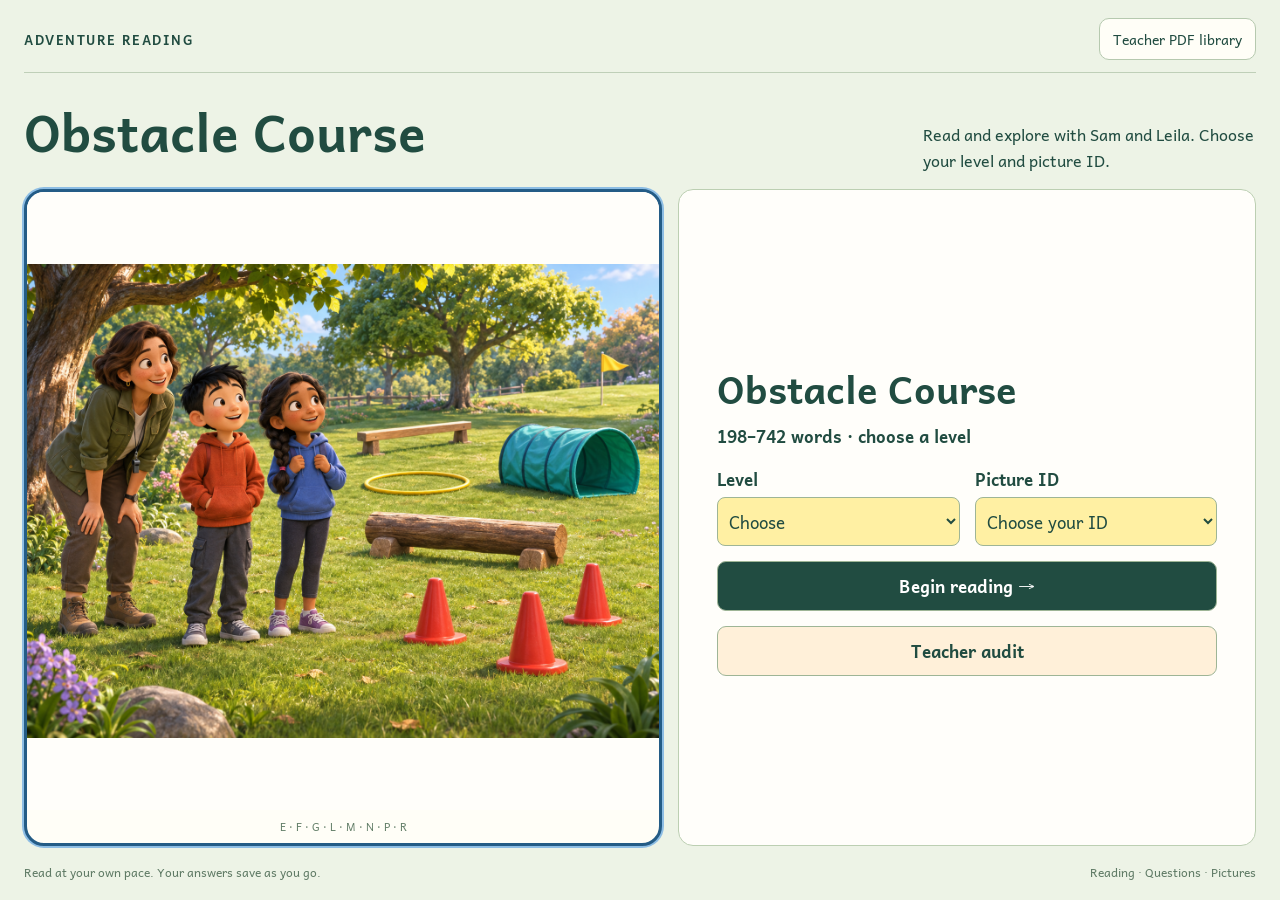
<file: index.html>
<!doctype html><html lang="en"><head><meta charset="utf-8"><meta name="viewport" content="width=device-width,initial-scale=1"><title>Obstacle Course Reading</title><link rel="stylesheet" href="hub.css?v=6463d4f7544b"><link rel="stylesheet" href="navigation.css?v=c1478968f0c1"><link rel="stylesheet" href="single-menu.css"><link rel="stylesheet" href="obstacle-menu.css"></head><body data-reading-menu="true"><header><div class="brand">ADVENTURE READING</div><a href="assessment-pdfs/obstacle-course/index.html">Teacher PDF library</a></header><main><section class="welcome"><h1>Obstacle Course</h1><p>Read and explore with Sam and Leila. Choose your level and picture ID.</p></section><section class="stories" aria-label="Obstacle Course"><a class="story-card" href="obstacle-course/index.html" data-story="obstacle-course" aria-pressed="false" role="button"><img src="obstacle-course/assets/illustrations/page-1-pixar.png" alt="Obstacle Course illustration"><div><span class="levels">E · F · G · L · M · N · P · R</span><h2>Obstacle Course</h2><p>Find a way through with Sam and Leila.</p><strong>Choose a reading level →</strong></div></a></section><form class="single-launch" id="launchStory">
 <div class="launch-story"><strong id="selectedStory">Soap Box Racer</strong><span id="selectedWords"></span></div>
 <label>Level<select id="menuLevel" required aria-label="Reading level"><option value="">Choose</option><option>E</option><option>F</option><option>G</option><option>L</option><option>M</option><option>N</option><option>P</option><option>R</option></select></label>
 <label>Picture ID<select id="menuStudent" required aria-label="Student picture ID"><option value="">Choose your ID</option></select></label>
 <button type="button" id="watchCourse" hidden>Watch the course</button>
 <button type="submit" class="begin-reading">Begin reading →</button>
 <button type="button" id="menuAudit">Teacher audit</button>
</form>
<dialog id="coursePreview" class="course-preview" aria-labelledby="previewTitle"><div><h2 id="previewTitle">Obstacle Course</h2><button type="button" id="closePreview">Close ×</button></div><img id="previewAnimation" alt="Sam and Leila follow the obstacle course together, crossing stones, stepping over a rope, balancing and taking turns."><p>Watch the course. Close this preview when you are ready to read.</p><button type="button" id="pausePreview">Pause animation</button></dialog>
<footer><span>Read at your own pace. Your answers save as you go.</span><span>Reading · Questions · Pictures</span></footer></main><script src="navigation.js?v=3e46caa95e5a"></script><script type="application/json" id="menuData">{"obstacle-course":{"E":{"words":198,"pages":4},"F":{"words":223,"pages":4},"G":{"words":304,"pages":4},"L":{"words":440,"pages":4},"M":{"words":227,"pages":4},"N":{"words":230,"pages":4},"P":{"words":710,"pages":10},"R":{"words":742,"pages":4}}}</script><script src="single-menu.js"></script></body></html>
</file>
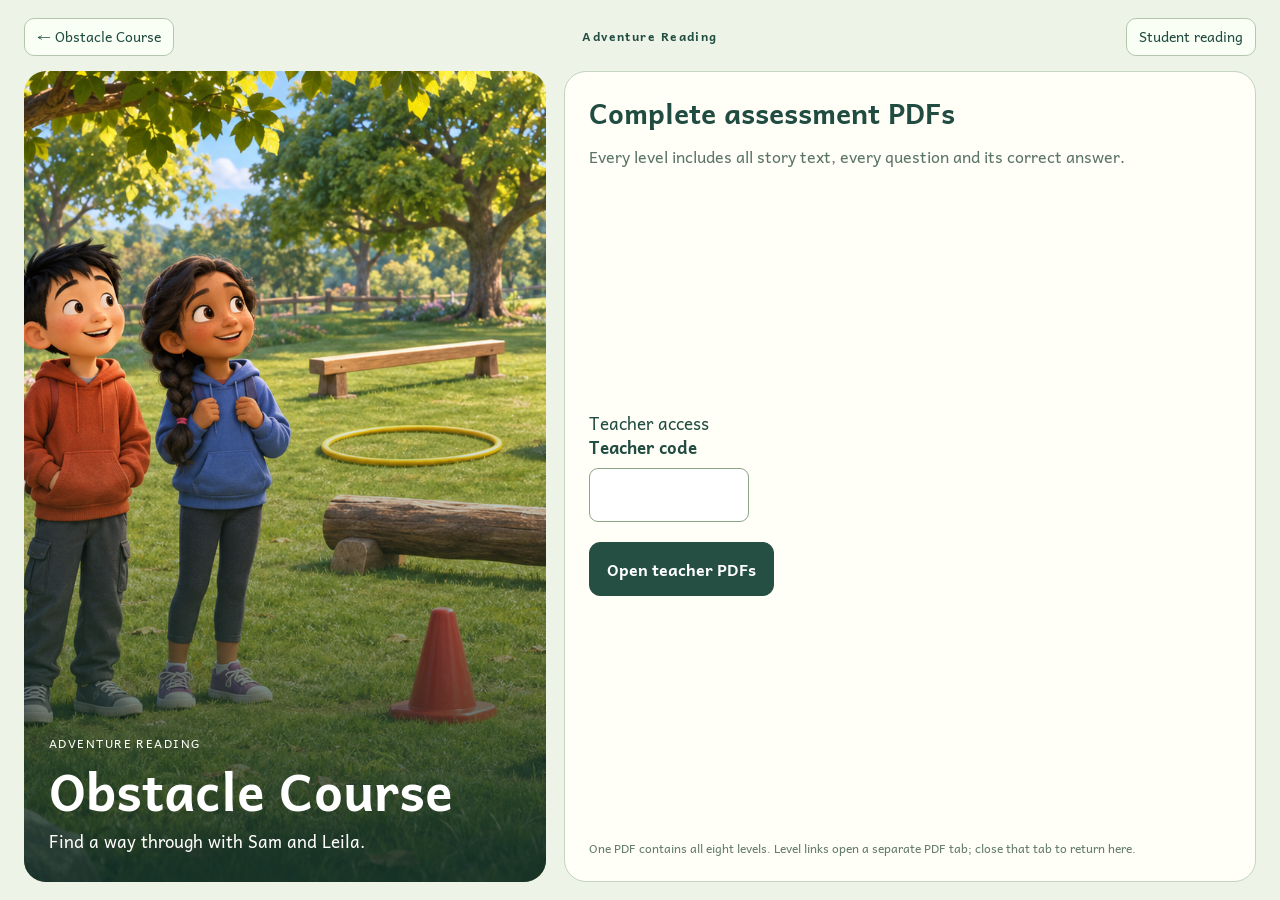
<file: assessment-pdfs/index.html>
<!doctype html><html lang="en"><head><meta charset="utf-8"><meta http-equiv="refresh" content="0;url=obstacle-course/index.html"><title>Obstacle Course teacher PDFs</title></head><body><a href="obstacle-course/index.html">Open Obstacle Course teacher PDFs</a></body></html>
</file>
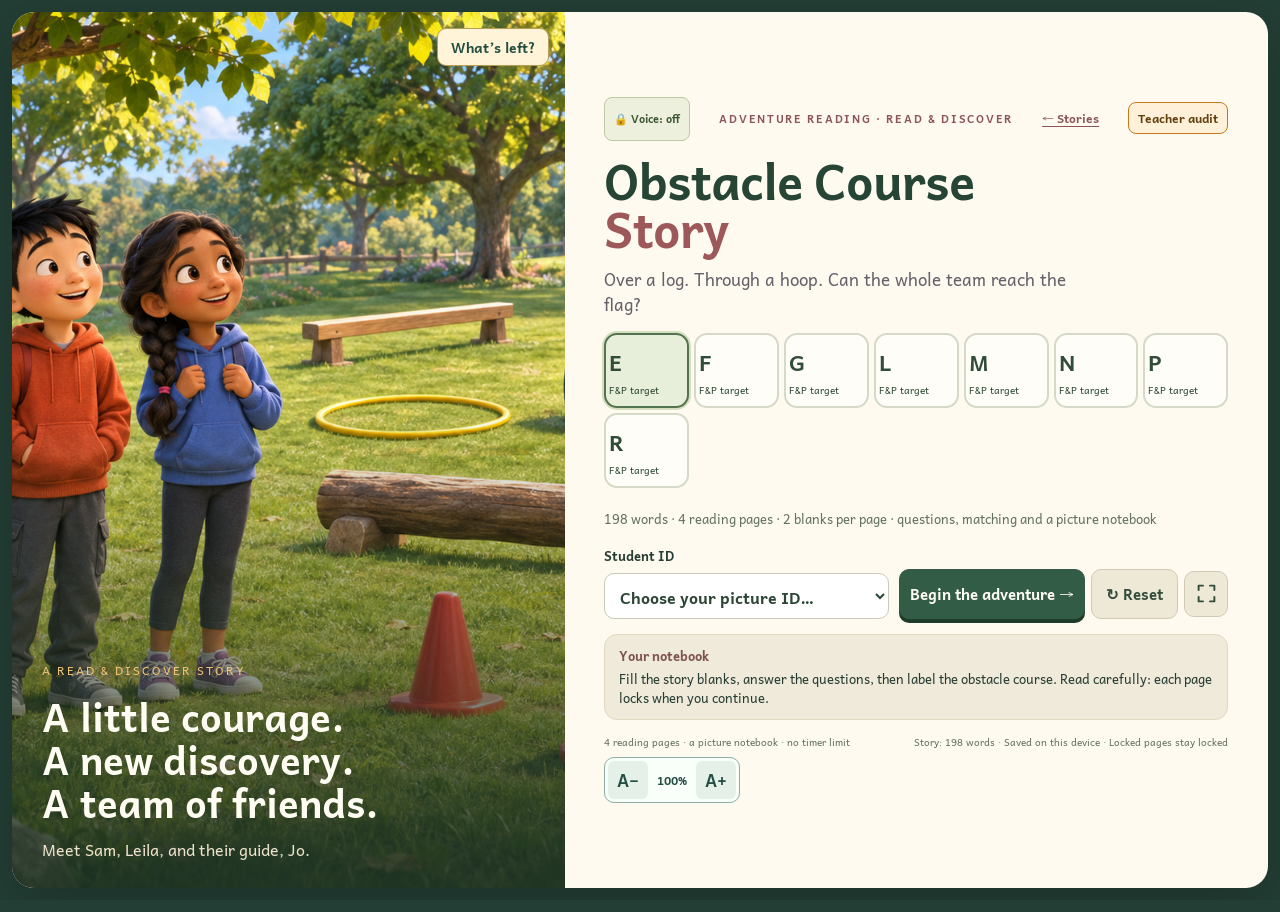
<file: obstacle-course/index.html>
<!doctype html>
<html lang="en" data-story-theme="trail"><head><meta charset="utf-8"><meta name="viewport" content="width=device-width,initial-scale=1"><meta name="theme-color" content="#233e35"><meta name="description" content="An original eight-level Obstacle Course reading assessment with tick questions, sentence dropdowns, picture matching and saved section locks."><title>Obstacle Course Story</title><link rel="stylesheet" href="style.css?v=16d93790b73e"><link rel="stylesheet" href="november.css?v=9687b714dad5"><link rel="stylesheet" href="responsive.css?v=15cece6b3998"><link rel="stylesheet" href="drag-clarity.css?v=f8b8911355a3"><link rel="stylesheet" href="story-navigation.css?v=5cb167456255"><link rel="stylesheet" href="project.css?v=0a0cd213472f"><link rel="stylesheet" href="question-layout.css?v=d1959d64484e"><link rel="stylesheet" href="extra-assessment.css?v=523bd5fae6b7"><link rel="stylesheet" href="page-help.css?v=81daa9afcb21"><link rel="stylesheet" href="../navigation.css?v=c1478968f0c1"><link rel="stylesheet" href="answer-colours.css?v=0b2e877585cb"><link rel="stylesheet" href="new-activities.css"><link rel="stylesheet" href="glossary.css?v=def2b0dff6d6"><link rel="stylesheet" href="intro.css?v=def2b0dff6d6"><link rel="stylesheet" href="visual-layout.css?v=2a1e9dc9c904"></head>
<body><div id="app"></div>
<dialog id="lockDialog" aria-labelledby="lockTitle"><span class="eyebrow">NOTEBOOK</span><h2 id="lockTitle">Ready to lock this page?</h2><p id="lockText"></p><div class="dialog-actions"><button id="keepWorking" class="quiet">Keep working</button><button id="confirmNext" class="primary">Lock and save →</button></div></dialog>
<dialog id="resetDialog" aria-labelledby="resetTitle"><span class="eyebrow">A FRESH START</span><h2 id="resetTitle">Reset this attempt?</h2><p id="resetText"></p><p id="resetStatus" role="status"></p><div class="dialog-actions"><button id="cancelReset" class="quiet">Cancel</button><button id="confirmReset" class="primary">Reset attempt</button></div></dialog>
<script src="content.js?v=8be41a5f6a1b"></script><script src="result-template.js?v=8054cc45353d"></script><script src="shared.js?v=c147f560833e"></script><script src="reading-gate.js?v=baf1f32ca342"></script><script src="screen-tools.js?v=e0335b35d02e"></script><script src="reading-tools.js?v=bb4dd5f43ee9"></script><script src="drag-contact.js?v=b148962cc50b"></script><script src="reading-answers.js?v=c716ad8b9850"></script><script src="cloze.js?v=fa00bbbbf961"></script><script src="bike.js?v=4567d46eddff"></script><script src="reporting.js?v=9f9105f190c1"></script><script src="drag-clarity.js?v=8458e551c3d4"></script><script src="story-progress.js?v=85f1297299e0"></script><script src="reader-pages.js?v=61b9c33a9711"></script><script src="reading-layout.js?v=1c732367111a"></script><script src="app.js?v=90cd62dabbde"></script><script src="reading-presentation.js?v=f16a2c242c15"></script><script src="question-layout.js?v=dd0e52045705"></script><script src="save-integrity.js?v=847a982ae225"></script><script src="piece-drag.js?v=def2b0dff6d6"></script><script src="phonics-matching.js?v=def2b0dff6d6"></script><script src="spelling.js?v=def2b0dff6d6"></script><script src="glossary.js?v=def2b0dff6d6"></script><script src="intro.js?v=def2b0dff6d6"></script><script src="extra-assessment.js?v=3dcba4a2e98b"></script><script src="page-help.js?v=ab18fbfc64db"></script><script src="../navigation.js?v=3e46caa95e5a"></script><script src="visual-layout.js?v=0d81916370ac"></script><script src="teacher-audit.js?v=3f926bf33109"></script><script src="pdf-download.js?v=5dae539287fd"></script></body></html>
</file>
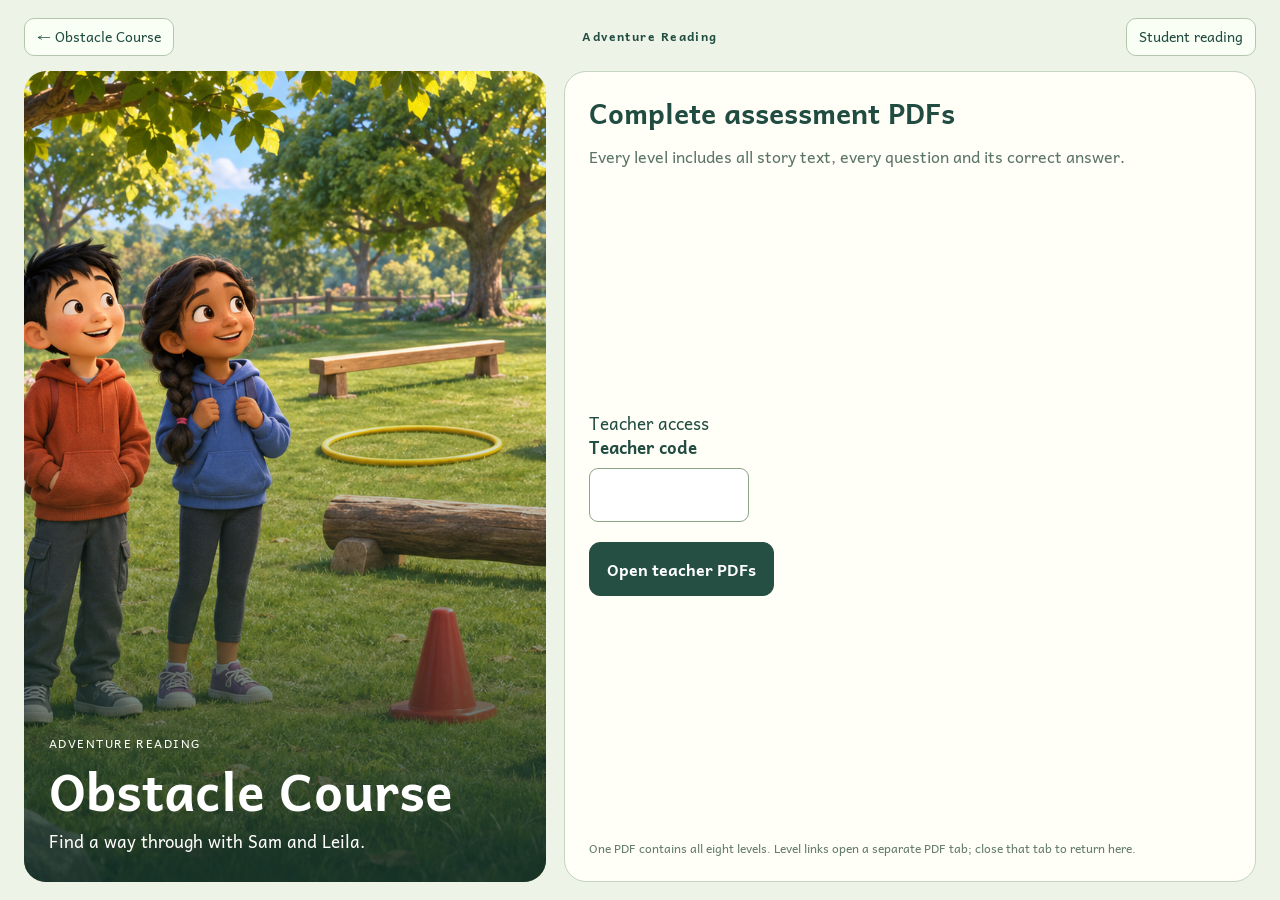
<file: assessment-pdfs/obstacle-course/index.html>
<!doctype html><html lang="en"><head><meta charset="utf-8"><meta name="viewport" content="width=device-width,initial-scale=1"><title>Obstacle Course - Teacher PDFs</title><link rel="stylesheet" href="../../landings/landing.css?v=9245f333bef8"></head><body><header><a href="../../index.html">← Obstacle Course</a><span>Adventure Reading</span><a href="../../index.html?story=obstacle-course">Student reading</a></header><main><section class="story-cover"><img src="../../obstacle-course/assets/illustrations/page-1-pixar.png" alt="Obstacle Course illustration"><div class="cover-copy"><small>ADVENTURE READING</small><h1>Obstacle Course</h1><p>Find a way through with Sam and Leila.</p></div></section><section class="level-panel"><h2>Complete assessment PDFs</h2><p class="lead">Every level includes all story text, every question and its correct answer.</p><form id="pdfUnlockForm" class="pdf-lock"><div id="pdfLock"><p>Teacher access</p><label for="pdfTeacherCode">Teacher code<input id="pdfTeacherCode" type="password" inputmode="numeric" maxlength="3" autocomplete="off" required></label><p id="pdfStatus" class="pdf-status" role="status"></p><button class="primary" type="submit">Open teacher PDFs</button></div><div id="pdfContent" class="pdf-content" hidden><div class="level-grid"><a class="level-option" href="obstacle-course-complete-assessment.pdf#page=2" target="_blank"><b>E</b><span>112 items<br>Open this level</span></a><a class="level-option" href="obstacle-course-complete-assessment.pdf#page=30" target="_blank"><b>F</b><span>116 items<br>Open this level</span></a><a class="level-option" href="obstacle-course-complete-assessment.pdf#page=58" target="_blank"><b>G</b><span>116 items<br>Open this level</span></a><a class="level-option" href="obstacle-course-complete-assessment.pdf#page=86" target="_blank"><b>L</b><span>120 items<br>Open this level</span></a><a class="level-option" href="obstacle-course-complete-assessment.pdf#page=113" target="_blank"><b>M</b><span>120 items<br>Open this level</span></a><a class="level-option" href="obstacle-course-complete-assessment.pdf#page=140" target="_blank"><b>N</b><span>129 items<br>Open this level</span></a><a class="level-option" href="obstacle-course-complete-assessment.pdf#page=168" target="_blank"><b>P</b><span>310 items<br>Open this level</span></a><a class="level-option" href="obstacle-course-complete-assessment.pdf#page=232" target="_blank"><b>R</b><span>134 items<br>Open this level</span></a></div><div class="launch"><p>Choose a level above, or keep the complete story assessment.</p><a class="primary" href="obstacle-course-complete-assessment.pdf" download>Download complete PDF</a></div></div></form><p class="teacher-note">One PDF contains all eight levels. Level links open a separate PDF tab; close that tab to return here.</p></section></main><script type="application/json" id="landingData">{"mode":"pdf","slug":"obstacle-course","levels":{"E":{"words":198,"pages":4,"questions":112},"F":{"words":223,"pages":4,"questions":116},"G":{"words":304,"pages":4,"questions":116},"L":{"words":440,"pages":4,"questions":120},"M":{"words":227,"pages":4,"questions":120},"N":{"words":230,"pages":4,"questions":129},"P":{"words":710,"pages":10,"questions":310},"R":{"words":742,"pages":4,"questions":134}}}</script><script src="../../landings/landing.js?v=8a4e6f57cf68"></script></body></html>
</file>
<file: hub.css>
@font-face{font-family:Andika;src:url('assets/fonts/Andika-Regular.ttf')}@font-face{font-family:Andika;src:url('assets/fonts/Andika-Bold.ttf');font-weight:700}*{box-sizing:border-box}html,body{height:100%;margin:0;overflow:hidden}body{height:100dvh;font-family:Andika,sans-serif;color:#214c41;background:#edf3e6;padding:18px 24px;display:grid;grid-template-rows:auto minmax(0,1fr);gap:18px}header{display:flex;align-items:center;justify-content:space-between;gap:15px;border-bottom:1px solid #bfcfb8;padding-bottom:12px}.brand{font-size:13px;font-weight:700;letter-spacing:.12em}header a{font-size:14px;color:inherit;text-decoration:none;border:1px solid #b6c9af;border-radius:10px;padding:9px 13px;background:#fffef7}main{display:grid;grid-template-rows:auto minmax(0,1fr) auto;gap:18px;min-height:0}.welcome{display:flex;align-items:end;justify-content:space-between;gap:20px}.welcome h1{font-size:clamp(30px,4vw,51px);line-height:1.1;margin:0}.welcome p{font-size:16px;margin:0;max-width:37ch}.stories{display:grid;grid-template-columns:repeat(4,minmax(0,1fr));gap:15px;min-height:0}.story-card{display:grid;grid-template-rows:minmax(0,1fr) auto;min-height:0;border-radius:20px;overflow:hidden;text-decoration:none;color:inherit;border:1px solid #bdcfb6;background:#fffef7;box-shadow:0 4px 0 #d6e1ce}.story-card img{width:100%;height:100%;min-height:0;object-fit:cover}.story-card>div{padding:15px 17px}.story-card h2{font-size:clamp(22px,2.2vw,29px);line-height:1.15;margin:0 0 10px}.story-card p{font-size:13px;line-height:1.4;margin:0 0 12px}.story-card strong{font-size:14px;display:block;border-top:1px solid #d4dfcb;padding-top:10px}.levels{font-size:11px;color:#66816b;margin-bottom:8px;display:block}footer{font-size:12px;color:#607b66;display:flex;justify-content:space-between;gap:15px}a:focus-visible{outline:4px solid #c49639;outline-offset:3px}@media(orientation:portrait){body{padding:16px;gap:13px}.welcome{align-items:start}.welcome h1{font-size:34px}.welcome p{font-size:14px;max-width:27ch}.stories{grid-template-columns:1fr;grid-template-rows:repeat(4,minmax(0,1fr));gap:12px}.story-card{grid-template-columns:37% minmax(0,1fr);grid-template-rows:1fr;border-radius:15px}.story-card>div{padding:11px 17px;align-self:center}.story-card h2{font-size:27px;margin-bottom:7px}.story-card p{font-size:13px;margin-bottom:8px}.levels{margin-bottom:5px}.story-card strong{padding-top:7px}footer{font-size:10px}}@media(max-height:680px){body{padding:12px 18px;gap:12px}main{gap:12px}.welcome h1{font-size:36px}.welcome p{font-size:14px}.story-card>div{padding:12px}.story-card h2{font-size:24px}.story-card p{font-size:12px}.story-card strong{font-size:13px;padding-top:7px}footer{font-size:10px}}
</file>
<file: navigation.css>
#app .reading-exit-button{min-height:38px;padding:7px 12px;border:1.5px solid #91ad88;border-radius:9px;background:#f8fcf1;color:#315647;font:700 14px/1.3 Andika,sans-serif;box-shadow:none;white-space:nowrap}
#app .reading-exit-button:focus-visible{outline:3px solid #c18c32;outline-offset:2px}
#app .bike-heading.has-exit{position:relative;padding-right:274px}
#app .bike-heading>.reading-exit-button{position:absolute;right:140px;top:3px}
#app .receipt>#assessmentExit{align-self:flex-start}
#app #exitSaveStatus{font-size:13px;line-height:1.3;color:#78441f}
header .reading-menu-resume{background:#dcefd9;border-color:#80a077;font-weight:700}
@media(max-width:820px){#app .test-page-actions .reading-exit-button{padding:7px 9px;font-size:13px}}
@media print{#assessmentExit,#resumeAssessment{display:none!important}}
</file>
<file: single-menu.css>
body[data-reading-menu="true"] main{grid-template-rows:auto minmax(0,1fr) auto auto;gap:12px}
.story-card[aria-pressed="true"]{border:3px solid #245c86;box-shadow:0 0 0 2px #8dbde4}
.single-launch{display:flex;align-items:end;gap:10px;background:#fffefa;border:1px solid #bccfb2;padding:12px;border-radius:15px;min-width:0}
.launch-story{display:flex;flex-direction:column;gap:3px;flex:1;min-width:120px}.launch-story strong{font-size:19px}.launch-story span{font-size:13px;font-weight:700}
.single-launch label{display:flex;flex-direction:column;font-size:13px;gap:4px;font-weight:700}.single-launch select{font:15px Andika;min-height:43px;padding:7px;border:1px solid #9eb596;border-radius:8px;background:#fff0a3;color:#214c41;max-width:165px}
.single-launch button{font:700 14px Andika;padding:10px 12px;border:1px solid #9eb596;min-height:43px;border-radius:9px;background:#fff0d9;color:#214c41;white-space:nowrap}.single-launch .begin-reading{background:#214c41;color:white}
.single-launch select:has(option:checked:not([value=""])){background:#175e9e;color:white;border-color:#104c82}.single-launch select option{background:white;color:#214c41}
.course-preview{max-width:min(900px,96vw);max-height:96dvh;padding:15px;border:2px solid #456e53;border-radius:18px;background:#fffefa;color:#214c41;font-family:Andika;overflow:hidden}.course-preview::backdrop{background:#123b31aa}.course-preview>div{display:flex;justify-content:space-between;align-items:center;gap:20px}.course-preview h2{font-size:23px;margin:0}.course-preview img{width:100%;max-height:65dvh;object-fit:contain;display:block}.course-preview p{font-size:13px;margin:6px 0}.course-preview button{font:700 14px Andika;padding:8px 14px;border:1px solid #456e53;border-radius:8px;background:#214c41;color:#fff}
@media(orientation:portrait){.single-launch{flex-wrap:wrap;gap:8px;padding:10px}.launch-story{flex:1 0 40%}.single-launch label{flex:1}.single-launch button{flex:1;min-height:39px;padding:7px 10px}.single-launch select{max-width:100%;min-height:39px}.story-card>div{padding:7px 12px}.story-card p{display:none}.story-card h2{font-size:23px}.story-card strong{padding-top:5px}.levels{font-size:10px}.welcome p{display:none}}
@media(max-height:680px){.single-launch{padding:8px;gap:7px}.launch-story strong{font-size:16px}.single-launch button{font-size:12px;padding:8px;min-height:38px}.single-launch select{min-height:38px;font-size:13px}.story-card h2{font-size:21px}}
</file>
<file: obstacle-menu.css>
body[data-reading-menu="true"] main{grid-template-columns:minmax(0,1.05fr) minmax(0,.95fr);grid-template-rows:auto minmax(0,1fr) auto;gap:16px}
.welcome{grid-column:1/-1}.welcome h1{line-height:1.6}.stories{grid-column:1;grid-row:2;grid-template-columns:minmax(0,1fr);grid-template-rows:minmax(0,1fr)}.story-card{grid-template-columns:minmax(0,1fr);grid-template-rows:minmax(0,1fr) auto}.story-card img{object-fit:contain;background:#fffefa}.story-card>div{padding:8px 14px}.story-card h2,.story-card p,.story-card strong{display:none}.levels{margin:0;text-align:center}
.single-launch{grid-column:2;grid-row:2;display:grid;grid-template-columns:repeat(2,minmax(0,1fr));align-content:center;align-items:stretch;gap:15px;padding:clamp(16px,3vw,38px)}.launch-story{grid-column:1/-1;min-width:0}.launch-story strong{font-size:clamp(24px,3vw,38px)}.launch-story span{font-size:17px}.single-launch label{min-width:0;font-size:17px}.single-launch select{width:100%;max-width:none;min-height:49px;font-size:17px}.single-launch button{min-width:0;white-space:normal;font-size:17px;min-height:48px}#watchCourse,.begin-reading,#menuAudit{grid-column:1/-1}#watchCourse[hidden]{display:none}.begin-reading{order:1}#menuAudit{order:2}footer{grid-column:1/-1}
@media(orientation:portrait){body[data-reading-menu="true"] main{grid-template-columns:minmax(0,1fr);grid-template-rows:auto minmax(0,1fr) auto auto;gap:10px}.welcome{grid-column:1;grid-row:1}.stories{grid-column:1;grid-row:2;grid-template-rows:minmax(0,1fr)}.story-card{grid-template-columns:minmax(0,1fr);grid-template-rows:minmax(0,1fr) auto}.single-launch{grid-column:1;grid-row:3;grid-template-columns:repeat(2,minmax(0,1fr));padding:12px;gap:9px}.launch-story{grid-column:1/-1}.launch-story strong{font-size:24px}.launch-story span{font-size:14px}#watchCourse{grid-column:1}.single-launch .begin-reading{grid-column:2;grid-row:3;order:0}#menuAudit{grid-column:1/-1}.single-launch label,.single-launch button,.single-launch select{font-size:16px;min-height:43px}footer{grid-row:4}}
@media(max-height:650px){.single-launch{padding:12px;gap:8px}.launch-story strong{font-size:24px}.launch-story span{font-size:14px}.single-launch label{font-size:14px}.single-launch select,.single-launch button{font-size:14px;min-height:37px}.welcome h1{font-size:32px}}
</file>
<file: obstacle-course/style.css>
@import url('data:text/css,');
:root{color-scheme:light;--ink:#222536;--muted:#636475;--paper:#fffaf0;--orange:#e97029;--gold:#f7c469;--line:#e5d9c8;--night:#171d30;--lavender:#eadff8}
*{box-sizing:border-box}html,body{height:100%;margin:0;overflow:hidden}body{font-family:"Trebuchet MS",Arial,sans-serif;color:var(--ink);background:var(--night)}
button,input,select{font:inherit}button,a,input,select{-webkit-tap-highlight-color:transparent}button{cursor:pointer}button:disabled{cursor:default;opacity:.45}button:focus-visible,input:focus-visible,select:focus-visible,a:focus-visible{outline:3px solid #8255b7;outline-offset:3px}h1,h2,h3,p{margin:0}button{border:0}#app{height:100dvh;padding:24px;max-width:1700px;margin:auto}button.primary,.primary{background:var(--orange);color:white;font-weight:700;padding:13px 22px;border-radius:12px;box-shadow:0 4px 0 #b74919}.quiet{background:#f0e9de;border:1px solid var(--line);border-radius:10px;padding:10px 15px;color:var(--ink);font-weight:700}.eyebrow{font-size:11px;letter-spacing:2px;font-weight:800;color:#8d593c}.muted{color:var(--muted);font-size:13px;line-height:1.5}
.landing{height:100%;display:grid;grid-template-columns:.92fr 1.08fr;background:var(--paper);border-radius:22px;overflow:hidden;box-shadow:0 18px 55px #0003}.cover{position:relative;background-image:var(--art);background-size:300% 200%;background-position:0 0;min-height:0}.cover:after{content:"";position:absolute;inset:45% 0 0;background:linear-gradient(transparent,#10182cdd)}.cover-note{position:absolute;z-index:1;left:32px;bottom:30px;right:20px;color:white}.cover-note .tag{font-size:12px;letter-spacing:2px;color:#f4c477}.cover-note h2{font-size:clamp(22px,2.4vw,36px);line-height:1.18;margin-top:10px;max-width:350px}.cover-note p{font-size:14px;margin-top:12px;color:#eee3cc}.landing-body{display:flex;flex-direction:column;justify-content:center;padding:clamp(22px,3.5vw,56px);gap:18px;min-height:0}.brand{font-size:12px;letter-spacing:2px;color:#9a643f;font-weight:bold}.landing h1{font:700 clamp(33px,4vw,62px)/1.03 Georgia,serif;letter-spacing:-1px;max-width:620px}.landing h1 em{font-style:normal;color:#bb5526}.intro{color:#66606a;font-size:16px;line-height:1.55;max-width:490px}.level-choices{display:grid;grid-template-columns:repeat(3,1fr);gap:9px}.level-choice{background:#fffdf8;border:2px solid var(--line);text-align:left;padding:13px 12px;border-radius:12px;color:var(--ink)}.level-choice.active{border-color:#ad602f;background:#fff0d9;box-shadow:0 0 0 2px #f3c18055}.level-choice b{display:block;font-size:21px}.level-choice span{display:block;margin-top:3px;font-size:12px}.level-desc{font-size:13px;color:#6f6170;min-height:20px}.start-line{display:grid;grid-template-columns:1fr auto;align-items:end;gap:12px}.id-field{display:flex;flex-direction:column;gap:5px;font-size:13px;font-weight:bold}.id-field input{width:100%;min-width:0;padding:12px;border:1px solid #b9aa98;border-radius:10px;background:white;font-size:17px}.rules{background:#f3ecdf;border-radius:12px;padding:13px 15px;font-size:13px;line-height:1.5}.rules strong{color:#8f431f}.landing-footer{display:flex;justify-content:space-between;font-size:11px;color:#7d7172}.status{font-size:13px;color:#99502e;min-height:18px}
.shell{height:100%;display:flex;flex-direction:column;gap:16px}.topbar{display:flex;align-items:center;justify-content:space-between;gap:12px;color:#fcf1df;flex:none}.wordmark{font:700 21px Georgia,serif}.top-info{display:flex;gap:9px;align-items:center;font-size:12px;color:#e5d5bc}.badge{border:1px solid #6e655c;border-radius:8px;padding:7px 9px}.topbar button{background:#30374c;color:#fff6e7;border:1px solid #5b5e6e;padding:9px 12px;border-radius:9px;font-size:13px}.progress{height:4px;background:#3b4053;border-radius:5px;overflow:hidden;flex:none}.progress i{display:block;height:100%;background:var(--gold)}.workspace{display:grid;grid-template-columns:1.3fr 1fr;gap:16px;flex:1;min-height:0}.read-card{display:grid;grid-template-columns:.62fr 1fr;background:var(--paper);border-radius:17px;overflow:hidden;min-height:0}.scene{background-image:var(--art);background-size:300% 200%;background-position:var(--pos);position:relative;min-width:0}.scene:after{content:"";position:absolute;inset:70% 0 0;background:linear-gradient(transparent,#12182855)}.scene-label{position:absolute;bottom:19px;left:16px;color:#fff;z-index:1;font-size:11px;letter-spacing:1.4px}.story{padding:24px;display:flex;flex-direction:column;gap:15px;min-height:0;justify-content:center}.story h1{font:700 clamp(25px,2.1vw,34px)/1.07 Georgia,serif}.story-text{font-size:16px;line-height:1.5}.story-text p+p{margin-top:12px}:is(.grade-F,.grade-E) .story-text{font-size:20px;line-height:1.5}:is(.grade-N,.grade-P,.grade-R) .story-text{font-size:15px;line-height:1.48}.new-clue{background:#f1e4cb;border-left:3px solid #c38332;padding:11px 12px;font-size:13px;line-height:1.4}.new-clue b{display:block;font-size:10px;letter-spacing:1px;margin-bottom:4px;color:#885325}.assessment{background:#fffdf8;border-radius:17px;padding:22px;min-height:0;display:flex;flex-direction:column;gap:12px}.assessment-head{display:flex;justify-content:space-between;align-items:center}.assessment h2{font:700 24px Georgia,serif}.marks{font-size:11px;color:#827766}.question{border:0;padding:0;margin:0}.question legend{font-size:14px;font-weight:bold;line-height:1.4;margin-bottom:7px}.options{display:grid;grid-template-columns:1fr;gap:5px}.option{display:flex;align-items:center;gap:9px;padding:8px 10px;background:#f7f2e9;border:1px solid #e7ddcf;border-radius:8px;font-size:13px;line-height:1.25;cursor:pointer;min-height:34px}.option:has(input:checked){background:#ede2f6;border-color:#8e6bb1}.option input{accent-color:#754993;flex:none}.house-options{grid-template-columns:repeat(5,1fr)}.house-options .option{padding:7px 5px;gap:4px;font-size:11px;justify-content:center}.house-options input{width:12px;margin:0}.match-area{border-top:1px solid var(--line);padding-top:12px}.match-title{font-size:14px;font-weight:bold;margin-bottom:3px}.match-help{font-size:11px;color:#7b7180;margin-bottom:8px}.match-row{display:grid;grid-template-columns:.82fr 1.18fr;gap:9px;align-items:center;margin-top:7px}.match-row label{font-size:13px;line-height:1.3}.match-row select{width:100%;padding:8px 6px;border:1px solid #cbbcaa;border-radius:8px;background:white;color:var(--ink);font-size:12px;min-height:36px}.assess-foot{margin-top:auto;display:flex;align-items:center;justify-content:space-between;gap:8px;font-size:11px;color:#7a716b}.assess-foot button{font-size:13px;padding:11px 16px}.bottom-bar{display:flex;justify-content:space-between;color:#c6c4cb;gap:12px;font-size:11px;flex:none}.view-tabs{display:none;flex:none}.storage-warn{color:#ffc67b}
dialog{border:0;border-radius:18px;padding:26px;color:var(--ink);background:var(--paper);max-width:min(1060px,calc(100vw - 32px));max-height:calc(100dvh - 32px);overflow:hidden;box-shadow:0 25px 100px #0007}dialog::backdrop{background:#0d132cbd}.dialog-head{display:flex;justify-content:space-between;align-items:center;gap:16px;margin-bottom:18px}.dialog-head h2{font:700 27px Georgia,serif;margin-top:4px}.map-layout{display:grid;grid-template-columns:1.1fr 1fr;gap:24px;height:min(530px,calc(100dvh - 190px))}.street{display:grid;grid-template-columns:1fr 35px 1fr;grid-template-rows:20px 1fr 23px;min-height:0;position:relative;gap:5px;background:#e7e0d4;border-radius:15px;padding:12px}.side-title{text-align:center;font-size:11px;font-weight:bold}.road-title{background:#53566a;color:#fff;font-size:9px;display:flex;justify-content:center;align-items:center}.street:after{content:"";position:absolute;top:35px;bottom:38px;left:calc(50% - 1px);border-left:2px dashed #fff9;pointer-events:none}.street-end{grid-column:1/-1;font-size:10px;text-align:center;background:repeating-linear-gradient(45deg,#ecc471,#ecc471 15px,#273247 15px,#273247 30px);color:white;text-shadow:0 1px 4px black;padding:5px;font-weight:bold;border-radius:4px}#houseGrid{grid-column:1/-1;display:grid;grid-template-columns:1fr 35px 1fr;grid-template-rows:repeat(5,1fr);gap:6px;min-height:0}.house{background:#fff9e9;border:2px solid transparent;border-radius:9px;padding:4px 7px;text-align:left;display:flex;align-items:center;gap:6px;min-width:0}.house.chosen{border-color:#8d5ab2;background:#f4e8ff}.house .prop{font-size:26px;line-height:1}.house b{font-size:14px}.house small{display:block;font-size:9px;margin-top:3px}.lamp-dot{display:inline-block;width:8px;height:8px;border-radius:50%;border:1px solid #0003;margin-right:3px;vertical-align:middle}.yard{display:flex;flex-direction:column;justify-content:center;gap:14px}.yard-visual{height:125px;border-radius:15px;background:linear-gradient(#e6dcf2 0 63%,#bec39e 63%);display:flex;align-items:center;justify-content:center;position:relative;overflow:hidden}.yard-prop{font-size:70px;filter:drop-shadow(0 7px 3px #0002);line-height:1;display:block}.yard-visual.activated .yard-prop{animation:wiggle .8s ease 2}.yard-pumpkins{position:absolute;bottom:5px;left:12px;font-size:23px}.yard-lamp{position:absolute;top:14px;right:18px;box-shadow:0 0 22px 9px var(--lamp);background:var(--lamp);border:2px solid #51435c;width:17px;height:25px;border-radius:5px}.yard h3{font:700 27px Georgia,serif}.yard dl{display:grid;grid-template-columns:86px 1fr;gap:7px;font-size:13px;margin:0}.yard dt{color:#736879}.yard dd{margin:0;font-weight:700}.yard-note{font-size:12px;line-height:1.4;min-height:34px}.map-foot{font-size:11px;color:#716671;margin-top:15px}.clue-item{padding:13px 10px;border-bottom:1px solid var(--line);line-height:1.5;font-size:15px}#clueDialog{max-width:620px}#clueList{padding-left:24px;margin:0 0 16px}#lockDialog{width:450px;padding:30px}#lockDialog h2{font:700 29px Georgia,serif;margin:10px 0 15px}#lockDialog p{font-size:15px;line-height:1.5}.dialog-actions{display:flex;gap:12px;justify-content:flex-end;margin-top:24px}.completion{height:100%;display:grid;grid-template-columns:1fr 1fr;background:var(--paper);border-radius:20px;overflow:hidden}.receipt{padding:45px;display:flex;flex-direction:column;justify-content:center;gap:20px}.receipt h1{font:700 44px Georgia,serif}.receipt p{line-height:1.6;color:#6c6370}.download-actions{display:flex;flex-wrap:wrap;gap:10px}.receipt-meta{padding:17px;background:#eee6db;border-radius:10px;font-size:14px;line-height:1.8}.receipt small{font-size:11px;color:#7a6c71}.saved-state{font-size:13px}.mobile-home{display:none}@keyframes wiggle{25%{transform:translateY(-8px) rotate(-10deg)}75%{transform:translateY(-8px) rotate(10deg)}}@media(prefers-reduced-motion:reduce){*{animation:none!important}}
@media(max-height:800px) and (min-width:1101px){#app{padding:17px}.shell{gap:11px}.story{padding:20px;gap:12px}.story-text{font-size:14px;line-height:1.43}:is(.grade-F,.grade-E) .story-text{font-size:18px}:is(.grade-N,.grade-P,.grade-R) .story-text{font-size:13.8px;line-height:1.42}.story-text p+p{margin-top:10px}.new-clue{padding:9px;font-size:12px}.assessment{padding:17px;gap:10px}.option{padding:6px 9px;min-height:30px;font-size:12px}.question legend{font-size:13px}.match-row{margin-top:5px}.match-row select{min-height:33px;padding:6px;font-size:11px}.match-row label{font-size:12px}.assessment h2{font-size:22px}.landing-body{gap:14px}.landing h1{font-size:48px}.cover-note h2{font-size:29px}}
@media(max-width:1100px){#app{padding:16px}.workspace{display:block;position:relative}.read-card,.assessment{height:100%}.workspace[data-view="story"] .assessment{display:none}.workspace[data-view="questions"] .read-card{display:none}.read-card{grid-template-columns:.6fr 1fr}.story{padding:26px;gap:17px}.story-text{font-size:19px;line-height:1.5}:is(.grade-F,.grade-E) .story-text{font-size:23px}:is(.grade-N,.grade-P,.grade-R) .story-text{font-size:18px}.new-clue{font-size:15px}.assessment{max-width:800px;margin:auto;padding:24px;gap:17px}.assessment .option{font-size:16px;padding:9px 13px}.question legend{font-size:17px}.match-row label{font-size:16px}.match-row select{font-size:15px;padding:10px}.assess-foot{font-size:13px}.view-tabs{display:flex;background:#30374c;border-radius:10px;padding:4px;gap:5px}.view-tabs button{flex:1;padding:9px;background:transparent;color:white;border-radius:7px}.view-tabs .active{background:#fff4df;color:#34283d;font-weight:bold}.landing h1{font-size:44px}.landing-body{gap:16px;padding:26px}.intro{font-size:14px}.level-choice{padding:10px}.level-choice b{font-size:19px}}
@media(max-width:800px){.topbar{flex-wrap:wrap}.wordmark{font-size:18px}.top-info{gap:5px}.top-info .badge{font-size:10px;padding:6px}.topbar button{padding:8px;font-size:11px}.shell{gap:10px}.read-card{grid-template-columns:.52fr 1fr}.story{padding:18px;gap:13px}.story h1{font-size:29px}.story-text{font-size:18px;line-height:1.5}:is(.grade-N,.grade-P,.grade-R) .story-text{font-size:16px}:is(.grade-F,.grade-E) .story-text{font-size:22px}.new-clue{font-size:13px}.landing{grid-template-columns:.75fr 1fr}.landing h1{font-size:38px}.landing-body{padding:22px;gap:14px}.level-choice b{font-size:17px}.level-choice span{font-size:10px}.intro{font-size:13px}.rules{font-size:12px}.landing-footer{font-size:10px}.start-line{grid-template-columns:1fr}.id-field input{padding:9px}.start-line button{padding:10px}.cover-note{left:20px;bottom:25px}.cover-note h2{font-size:25px}.map-layout{grid-template-columns:1fr 1fr;gap:15px}.map-layout .house .prop{font-size:22px}.house small{font-size:8px}.yard h3{font-size:23px}.yard dl{font-size:12px;grid-template-columns:70px 1fr}.completion{grid-template-columns:.65fr 1fr}.receipt{padding:25px}.receipt h1{font-size:34px}}
@media(max-width:600px){#app{padding:10px}.landing{display:block;position:relative}.cover{position:absolute;inset:0;background-size:300% 200%;opacity:.18}.cover:after,.cover-note{display:none}.landing-body{position:relative;z-index:1;height:100%;padding:24px;gap:16px}.landing h1{font-size:42px}.brand{font-size:10px}.intro{font-size:14px}.level-choice{padding:12px}.level-choice span{font-size:11px}.rules{font-size:12px}.landing-footer{font-size:10px}.start-line{grid-template-columns:1fr auto}.start-line button{font-size:13px;padding:12px}.topbar .wordmark{width:100%;font-size:17px}.top-info{width:100%;justify-content:space-between}.badge.id-badge{max-width:130px;overflow:hidden;white-space:nowrap;text-overflow:ellipsis}.view-tabs button{font-size:13px;padding:8px}.bottom-bar{font-size:9px}.read-card{display:block;position:relative}.scene{position:absolute;inset:0;opacity:.13;background-size:300% 200%;pointer-events:none}.scene-label{display:none}.scene:after{display:none}.story{height:100%;position:relative;padding:20px;gap:15px}.story h1{font-size:29px}.story-text{font-size:17px;line-height:1.47}:is(.grade-F,.grade-E) .story-text{font-size:21px}:is(.grade-N,.grade-P,.grade-R) .story-text{font-size:15px;line-height:1.48}.story-text p+p{margin-top:11px}.new-clue{font-size:12px;background:#efddc1e8}.assessment{padding:17px;gap:13px}.assessment h2{font-size:22px}.assessment .option{font-size:13px;padding:7px 9px;min-height:33px}.question legend{font-size:14px}.match-row{grid-template-columns:.8fr 1.2fr}.match-row label{font-size:13px}.match-row select{font-size:11px;padding:7px 4px}.match-help{font-size:10px}.assess-foot{font-size:10px}.assess-foot button{padding:10px 12px;font-size:12px}.house-options .option{font-size:9px;gap:1px;padding:7px 2px}.house-options input{width:11px;margin:0}.map-layout{grid-template-columns:1fr;grid-template-rows:1fr auto;height:calc(100dvh - 155px);gap:10px}.street{padding:7px}.yard{gap:7px;display:grid;grid-template-columns:1fr 1fr;align-content:start}.yard-visual{display:none}.yard h3{grid-column:1/-1;font-size:20px}.yard dl{font-size:10px;grid-template-columns:60px 1fr;gap:4px;grid-row:2/4}.yard .primary{font-size:11px;padding:9px}.yard-note{font-size:11px;min-height:0}.sound-toggle{font-size:11px}dialog{padding:17px;max-width:calc(100vw - 20px);max-height:calc(100dvh - 20px)}.dialog-head{margin-bottom:10px;gap:5px}.dialog-head h2{font-size:22px}.dialog-head button{font-size:10px;padding:9px}.house{padding:3px 6px}.house small{font-size:8px}.house .prop{font-size:22px}.map-foot{font-size:9px;margin-top:6px}.side-title{font-size:9px}.clue-item{font-size:13px;padding:11px 4px}.completion{display:block;position:relative}.completion .scene{opacity:.13}.receipt{position:relative;height:100%;padding:28px;gap:18px}.receipt h1{font-size:39px}.receipt p{font-size:14px}}
@media(max-height:680px){#app{padding:10px}.shell{gap:8px}.landing-body{gap:10px}.landing h1{font-size:37px}.rules{padding:9px 12px}.landing .intro{font-size:13px}.story{gap:10px;padding:16px}.story h1{font-size:25px}.story-text{font-size:15px;line-height:1.4}:is(.grade-F,.grade-E) .story-text{font-size:19px}:is(.grade-N,.grade-P,.grade-R) .story-text{font-size:13px;line-height:1.4}.story-text p+p{margin-top:8px}.new-clue{font-size:11px;padding:8px}.assessment{gap:8px;padding:14px}.assessment .option{padding:5px 8px;font-size:11px;min-height:27px}.question legend{font-size:12px;margin-bottom:5px}.match-row label{font-size:11px}.match-row select{font-size:10px;min-height:30px;padding:5px}.match-title{font-size:12px}.match-area{padding-top:8px}.match-row{margin-top:5px}.assessment h2{font-size:21px}.assess-foot button{padding:8px 11px}.match-help{margin-bottom:4px}.topbar button{padding:7px 9px}.topbar .badge{padding:6px}.receipt{gap:13px}.receipt h1{font-size:34px}}
@media print{@page{size:A4 landscape;margin:10mm}html,body{height:auto;overflow:visible;background:white}#app{height:185mm;padding:0}.topbar{color:#222}.top-info button,.view-tabs,.assess-foot,.bottom-bar,dialog{display:none!important}.shell{gap:8px}.workspace{display:grid!important;grid-template-columns:1.1fr 1fr;gap:12px}.read-card,.assessment{display:flex!important;border:1px solid #ccc;border-radius:10px}.read-card{flex-direction:row}.scene{position:relative;opacity:1;min-width:28%;inset:auto}.story{padding:15px}.story-text,:is(.grade-N,.grade-P,.grade-R) .story-text{font-size:11px;line-height:1.4}:is(.grade-F,.grade-E) .story-text{font-size:14px}.story h1{font-size:23px}.new-clue{font-size:10px}.assessment{padding:15px;gap:10px}.option{font-size:10px!important;padding:5px!important}.question legend{font-size:11px}.match-row label{font-size:10px}.match-row select{font-size:9px;padding:5px}.landing{border:1px solid #ccc}.landing-body{padding:25px}.completion{border:1px solid #ccc}*{print-color-adjust:exact;-webkit-print-color-adjust:exact}}


/* Shared, generated lawn illustrations, one cell for every house. */
.house{position:relative;overflow:hidden;display:block;padding:0;isolation:isolate}
.house-art{position:absolute;inset:0;z-index:-1;background-image:var(--yards);background-size:200% 500%}
.house-caption{position:absolute;inset:auto 0 0;background:#171728db;color:#fff;padding:5px 7px;display:flex;align-items:center;gap:6px}
.house-caption b{font-size:16px;color:#ffda91}
.house-caption small{font-size:9px;margin:0;text-shadow:0 1px 2px #000}
.house.chosen{border-color:#d9aafa;box-shadow:0 0 0 2px #805998}
.yard-visual{height:170px;background-image:var(--yards);background-size:200% 500%;background-color:#3c2c46}
.yard-visual.activated{animation:lawnWake .7s ease 2}
@keyframes lawnWake{50%{filter:brightness(1.45)}}
@media(max-width:600px){.house-caption{padding:3px 5px;gap:5px}.house-caption b{font-size:13px}.house-caption small{font-size:8px}}

@media(min-width:601px) and (max-width:1100px) and (min-height:681px) and (max-height:850px){
.story{padding:20px;gap:12px}.story-text{font-size:17px;line-height:1.43}:is(.grade-F,.grade-E) .story-text{font-size:21px}:is(.grade-N,.grade-P,.grade-R) .story-text{font-size:16px;line-height:1.42}.story-text p+p{margin-top:9px}.new-clue{font-size:13px;padding:9px}
.assessment{padding:18px;gap:11px}.question legend{font-size:15px;margin-bottom:6px}.assessment .option{font-size:14px;padding:7px 11px;min-height:31px}.options{gap:4px}.match-area{padding-top:9px}.match-row label{font-size:14px}.match-row select{font-size:13px;padding:7px;min-height:34px}.match-row{margin-top:6px}.assess-foot button{padding:10px 14px}
}
@media(max-width:600px) and (min-height:681px){:is(.grade-N,.grade-P,.grade-R) .story-text{font-size:14px;line-height:1.43}:is(.grade-N,.grade-P,.grade-R) .story{gap:12px;padding:18px}:is(.grade-N,.grade-P,.grade-R) .story-text p+p{margin-top:9px}}


.id-field select{width:100%;min-width:0;padding:12px;border:1px solid #b9aa98;border-radius:10px;background:white;font-size:16px;color:var(--ink);height:46px}
@media(max-width:800px){.id-field select{padding:9px}}

/* Drawn houses make every numbered lot clear on the street diagram. */
.house{background:#e3e2cf;overflow:hidden}
.drawn-house{position:absolute;inset:0 0 14px;width:100%;height:calc(100% - 14px);pointer-events:none}
.house-caption{padding:3px 4px;justify-content:center;min-height:14px}
.house-caption b{display:none}
.house-caption small{font-size:8px;white-space:nowrap}
.scene{background-image:none}
.scene-art{position:absolute;inset:0;width:100%;height:100%;display:block}
.scene-caption{display:none}
.view-tabs button[data-view="picture"]{display:none}
@media(max-width:600px){
.view-tabs button[data-view="picture"]{display:block}
.view-tabs button{min-height:38px;padding:8px 4px;font-size:13px}
.workspace[data-view="picture"] .assessment,.workspace[data-view="picture"] .story{display:none}
.workspace[data-view="picture"] .read-card{display:block}
.workspace[data-view="picture"] .scene{position:absolute;inset:0;opacity:1}
.workspace[data-view="picture"] .scene:after{display:block;inset:65% 0 0;background:linear-gradient(transparent,#15192ce8)}
.workspace[data-view="picture"] .scene-caption{display:block;position:absolute;z-index:2;left:22px;right:20px;bottom:26px;color:white}
.scene-caption small{display:block;font-size:11px;letter-spacing:2px;margin-bottom:9px}
.scene-caption b{display:block;font:700 29px/1.1 Georgia,serif}
}
@media print{.view-tabs{display:none!important}.scene{position:relative!important;opacity:1!important}.scene-caption{display:none!important}.workspace .story{display:flex!important}.workspace .assessment{display:flex!important}}

.start-actions{display:flex;gap:8px;align-items:center}.start-actions button{white-space:nowrap}
#resetDialog{width:460px;padding:28px}#resetDialog h2{font:700 29px Georgia,serif;margin:10px 0 15px}
#resetDialog p{font-size:15px;line-height:1.5}#resetDialog .status{font-size:13px;margin-top:10px}
@media(max-width:1100px){.start-line{grid-template-columns:1fr}.start-actions .primary{flex:1}}
@media(max-width:600px){.start-line{grid-template-columns:1fr}.start-actions{width:100%}.start-actions .primary{flex:1}}

/* Larger story type, with a wider text column to keep each activity on one screen. */
.read-card{grid-template-columns:.4fr 1fr}.story-text{font-size:20px;line-height:1.5}
:is(.grade-F,.grade-E) .story-text{font-size:24px}:is(.grade-N,.grade-P,.grade-R) .story-text{font-size:18.5px;line-height:1.45}
@media(min-width:1101px) and (max-height:850px){
.story{padding:20px;gap:12px}.story-text{font-size:18px;line-height:1.46}
:is(.grade-F,.grade-E) .story-text{font-size:23px;line-height:1.45}:is(.grade-N,.grade-P,.grade-R) .story-text{font-size:17px;line-height:1.44}
.story-text p+p{margin-top:10px}
}
@media(min-width:601px) and (max-width:1100px){
.story{padding:20px;gap:12px}.story-text{font-size:19px;line-height:1.45}
:is(.grade-F,.grade-E) .story-text{font-size:24px;line-height:1.45}:is(.grade-N,.grade-P,.grade-R) .story-text{font-size:18px;line-height:1.43}
.story-text p+p{margin-top:9px}
}
@media(max-width:600px){
.story{padding:16px;gap:10px}.story h1{font-size:26px}.story-text{font-size:18px;line-height:1.4}
:is(.grade-F,.grade-E) .story-text{font-size:23px;line-height:1.42}:is(.grade-N,.grade-P,.grade-R) .story-text{font-size:16px;line-height:1.36}
:is(.grade-N,.grade-P,.grade-R) .story{padding:16px;gap:10px}.story-text p+p,:is(.grade-N,.grade-P,.grade-R) .story-text p+p{margin-top:8px}
.landing-body{padding:20px;gap:12px}.landing h1{font-size:39px}.landing .intro{font-size:13px;line-height:1.4}
.landing .rules{padding:10px 12px;font-size:11.5px}
}
@media(max-height:680px){
.story-text{font-size:16px;line-height:1.4}:is(.grade-F,.grade-E) .story-text{font-size:21px}:is(.grade-N,.grade-P,.grade-R) .story-text{font-size:15px;line-height:1.36}
.landing-body{gap:8px}.landing h1{font-size:33px}.landing .rules{padding:8px 10px}
}
@media print{.story-text,:is(.grade-N,.grade-P,.grade-R) .story-text{font-size:12px;line-height:1.4}:is(.grade-F,.grade-E) .story-text{font-size:15px}}

@media(max-width:600px) and (min-height:681px){
.story,:is(.grade-N,.grade-P,.grade-R) .story{padding:14px;gap:8px}
.story-text p+p,:is(.grade-N,.grade-P,.grade-R) .story-text p+p{margin-top:6px}
.new-clue{padding:8px 10px}
}
@media(max-width:600px){.receipt{gap:14px;padding:24px}.receipt h1{font-size:35px}.receipt p{font-size:13px;line-height:1.5}.receipt-meta{font-size:13px;padding:13px}.download-actions button{font-size:13px;padding:10px 12px;min-height:42px}}

.yard dl{grid-template-columns:80px 1fr}.yard{gap:11px}.yard-visual{min-height:110px}
@media(max-width:600px){.yard{gap:7px}.yard dl{grid-template-columns:58px 1fr}.yard-visual{min-height:0}}

/* Large, friendly reading type. Current-section tabs keep the whole activity visible. */
.view-tabs{display:flex;background:#30374c;border-radius:12px;padding:4px;gap:6px}
.view-tabs button{flex:1;padding:10px;background:transparent;color:white;border-radius:8px;font-size:17px;font-weight:700}
.view-tabs .active{background:#fff4df;color:#34283d}
.workspace{display:block}
.read-card,.assessment{height:100%}
.workspace[data-view="story"] .assessment,.workspace[data-view="questions"] .read-card{display:none}
.read-card{grid-template-columns:.52fr 1fr}
.story{padding:24px 30px;gap:15px;justify-content:center}
.story h1{font-family:"Trebuchet MS",Arial,sans-serif;font-size:32px;line-height:1.12}
.story-text{font-size:24px;line-height:1.47}
:is(.grade-F,.grade-E) .story-text{font-size:28px;line-height:1.47}
:is(.grade-N,.grade-P,.grade-R) .story-text{font-size:22px;line-height:1.43}
.story-text p+p{margin-top:13px}
.new-clue{font-size:17px;line-height:1.4;padding:13px 15px}
.new-clue b{font-size:13px}
.assessment{max-width:1100px;margin:auto;padding:24px 30px;display:grid;grid-template-columns:1fr 1fr;grid-template-rows:auto 1fr auto auto;gap:16px 30px}
.assessment-head,.match-area,.assess-foot{grid-column:1/-1}
.assessment h2{font-family:"Trebuchet MS",Arial,sans-serif;font-size:27px}
.question legend{font-size:20px;line-height:1.35;margin-bottom:10px}
.assessment .option{font-size:18px;min-height:43px;padding:10px 12px}
.options{gap:8px}
.house-options{grid-template-columns:repeat(2,1fr)}
.house-options .option{justify-content:flex-start}
.match-title{font-size:20px}.match-help{font-size:15px;margin-bottom:10px}
.match-row{grid-template-columns:1fr 1.5fr;margin-top:9px;gap:15px}
.match-row label{font-size:18px}.match-row select{font-size:17px;padding:9px 12px;min-height:42px}
.assess-foot{margin-top:0;font-size:15px}.assess-foot button{font-size:17px;padding:12px 20px}
.side-title{font-size:15px}
@media(min-width:1101px) and (max-height:750px){
 .story{padding:20px 26px;gap:12px}.story-text{font-size:23px}:is(.grade-F,.grade-E) .story-text{font-size:27px}:is(.grade-N,.grade-P,.grade-R) .story-text{font-size:21px}
 .assessment{padding:18px 24px;gap:12px 28px}.question legend{font-size:18px}.assessment .option{font-size:16px;min-height:36px;padding:7px 10px}
 .match-row{margin-top:6px}.match-row label{font-size:17px}.match-row select{min-height:38px;font-size:16px;padding:7px 10px}
}
@media(min-width:601px) and (max-width:1100px){
 .read-card{grid-template-columns:.32fr 1fr}.story{padding:20px 24px;gap:13px}
 .story-text{font-size:23px}:is(.grade-F,.grade-E) .story-text{font-size:27px}:is(.grade-N,.grade-P,.grade-R) .story-text{font-size:21px}
 .assessment{padding:20px 24px;gap:15px 22px}
 .question legend{font-size:18px}.assessment .option{font-size:16px;min-height:39px;padding:8px 10px}
 .match-row label{font-size:17px}.match-row select{font-size:16px}
}
@media(max-width:600px){
 .view-tabs button{font-size:15px;padding:9px 4px;min-height:38px}
 .story,:is(.grade-N,.grade-P,.grade-R) .story{padding:15px 18px;gap:10px}
 .story h1{font-size:26px}.story-text{font-size:20px;line-height:1.4}
 :is(.grade-F,.grade-E) .story-text{font-size:24px;line-height:1.42}:is(.grade-N,.grade-P,.grade-R) .story-text{font-size:18px;line-height:1.38}
 .story-text p+p,:is(.grade-N,.grade-P,.grade-R) .story-text p+p{margin-top:8px}
 .new-clue{font-size:14px;padding:9px 11px}.new-clue b{font-size:11px}
 .assessment{display:flex;padding:16px 18px;gap:11px}
 .assessment h2{font-size:23px}.question legend{font-size:16px;margin-bottom:6px}
 .assessment .option{font-size:15px;min-height:34px;padding:6px 9px}.options{gap:5px}
 .house-options{grid-template-columns:repeat(5,1fr)}.house-options .option{font-size:10px;padding:6px 2px;justify-content:center}
 .match-area{padding-top:9px}.match-title{font-size:16px}.match-help{font-size:12px;margin-bottom:5px}
 .match-row{grid-template-columns:.8fr 1.2fr;gap:8px;margin-top:6px}
 .match-row label{font-size:14px}.match-row select{font-size:13px;min-height:35px;padding:6px}
 .assess-foot{margin-top:auto;font-size:12px}.assess-foot button{font-size:14px;padding:10px 12px}
}
@media(max-width:600px) and (max-height:720px){
 .shell{gap:7px}.story,:is(.grade-N,.grade-P,.grade-R) .story{padding:12px 16px;gap:8px}.story h1{font-size:23px}
 .story-text{font-size:19px}:is(.grade-F,.grade-E) .story-text{font-size:23px}:is(.grade-N,.grade-P,.grade-R) .story-text{font-size:17px;line-height:1.34}
 .story-text p+p,:is(.grade-N,.grade-P,.grade-R) .story-text p+p{margin-top:6px}
 .assessment{padding:12px 15px;gap:7px}.assessment .option{min-height:30px;padding:4px 8px;font-size:14px}
 .question legend{font-size:15px}.match-row{margin-top:5px}.match-row select{min-height:30px}
}
@media print{
 .view-tabs{display:none!important}.workspace{display:grid!important;grid-template-columns:1.2fr 1fr}
 .workspace .assessment{display:flex!important}.workspace .read-card{display:flex!important}
 .story-text,:is(.grade-N,.grade-P,.grade-R) .story-text{font-size:14px;line-height:1.4}:is(.grade-F,.grade-E) .story-text{font-size:18px}
 .story{padding:12px;gap:9px}.story h1{font-size:22px}.new-clue{font-size:11px}
 .assessment{padding:12px;gap:8px}.question legend{font-size:12px}.assessment .option{font-size:11px!important;min-height:24px}
 .match-title{font-size:13px}.match-help,.match-row label{font-size:11px}.match-row select{font-size:10px;min-height:24px;padding:4px}
}

@media(max-width:600px) and (min-height:721px){
 :is(.grade-N,.grade-P,.grade-R) .story{padding:12px 18px;gap:8px}
 :is(.grade-N,.grade-P,.grade-R) .story-text p+p{margin-top:6px}
}
@media(max-width:600px) and (max-height:720px){
 .story h1,.new-clue{display:none}
}
@media(min-width:601px){.house-options{grid-template-columns:repeat(3,1fr)}}

@media(min-width:601px){.house-options .option{font-size:16px;min-height:36px;padding:7px 9px}}

/* Level F: device voice, with the same visible controls on every current-section tab. */
.bottom-bar.with-narration{display:grid;grid-template-columns:1fr auto;gap:4px 10px}
.narration-bar{grid-column:1/-1;display:flex;align-items:center;gap:10px;background:#fff4de;color:#28243a;border-radius:11px;padding:6px 10px;min-height:47px}
.narration-bar button{font-size:16px;font-weight:bold;min-height:35px;border-radius:8px;padding:7px 12px;color:#28243a;background:#eadff8;white-space:nowrap}
.narration-bar #stopAloud{background:#e9e0d4}
.voice-speed{display:flex;align-items:center;gap:7px;font-size:14px;font-weight:bold;white-space:nowrap}
.voice-speed select{font-size:14px;min-height:35px;border:1px solid #9d8da4;border-radius:7px;padding:5px 8px;background:white;color:#28243a}
.voice-status{font-size:13px;line-height:1.3;margin-left:5px}
.narration-bar[data-error="true"] .voice-status{color:#8a2e1b;font-weight:bold}
.with-narration>#saveStatus,.with-narration>#pageTime{font-size:10px;line-height:1.2}
@media(max-width:600px){
 .narration-bar{padding:5px 7px;gap:6px;min-height:44px}
 .narration-bar button{font-size:13px;padding:7px 8px;min-height:34px}
 .voice-speed{font-size:12px;gap:4px}.voice-speed select{font-size:12px;padding:5px 4px;min-height:34px;max-width:100px}
 .voice-status{position:absolute;width:1px;height:1px;overflow:hidden;clip-path:inset(50%);white-space:nowrap}
 .narration-bar[data-error="true"]{flex-wrap:wrap}
 .narration-bar[data-error="true"] .voice-status{position:static;width:auto;height:auto;overflow:visible;clip-path:none;white-space:normal;flex-basis:100%;font-size:11px;margin:0}
 .with-narration>#saveStatus,.with-narration>#pageTime{font-size:8px}
 :is(.grade-F,.grade-E) .story{padding:13px 17px;gap:9px}:is(.grade-F,.grade-E) .story-text p+p{margin-top:7px}
 :is(.grade-F,.grade-E) .new-clue{font-size:14px;padding:8px 10px}
}
@media print{.narration-bar{display:none!important}}

@media(max-width:600px) and (max-height:780px){
 :is(.grade-F,.grade-E) .assessment{display:grid;grid-template-columns:1fr 1fr;grid-template-rows:auto 1fr auto auto;gap:9px 12px;padding:12px 15px}
 :is(.grade-F,.grade-E) .question legend{font-size:15px;line-height:1.25}
 :is(.grade-F,.grade-E) .assessment .option{font-size:14px;padding:5px 6px;gap:5px;min-height:32px}
 :is(.grade-F,.grade-E) .house-options{grid-template-columns:repeat(2,1fr)}
 :is(.grade-F,.grade-E) .house-options .option{font-size:11px;padding:4px 3px;gap:3px}
 :is(.grade-F,.grade-E) .match-row{margin-top:5px}
 :is(.grade-F,.grade-E) .match-row select{min-height:32px}
 :is(.grade-F,.grade-E) .assess-foot{margin-top:0}
}

@media(min-width:601px) and (max-width:1100px) and (max-height:760px){
 :is(.grade-F,.grade-E) .story{padding:16px 22px;gap:10px}
 :is(.grade-F,.grade-E) .story-text{font-size:26px;line-height:1.42}
 :is(.grade-F,.grade-E) .story-text p+p{margin-top:9px}
 :is(.grade-F,.grade-E) .new-clue{display:none}
 :is(.grade-F,.grade-E) .assessment{padding:14px 20px;gap:10px 18px;grid-template-rows:auto 1fr auto auto}
 :is(.grade-F,.grade-E) .assessment h2{font-size:24px}
 :is(.grade-F,.grade-E) .question legend{font-size:16px;line-height:1.25;margin-bottom:7px}
 :is(.grade-F,.grade-E) .options{grid-template-columns:repeat(3,1fr);gap:5px}
 :is(.grade-F,.grade-E) .assessment .option{font-size:15px;min-height:34px;padding:6px;gap:5px}
 :is(.grade-F,.grade-E) .house-options{grid-template-columns:repeat(4,1fr)}
 :is(.grade-F,.grade-E) .house-options .option{font-size:13px;padding:6px 4px;gap:4px}
 :is(.grade-F,.grade-E) .match-area{padding-top:8px}
 :is(.grade-F,.grade-E) .match-title{font-size:17px}
 :is(.grade-F,.grade-E) .match-help{font-size:13px;margin-bottom:6px}
 :is(.grade-F,.grade-E) .match-row{margin-top:5px}
 :is(.grade-F,.grade-E) .match-row label{font-size:15px}
 :is(.grade-F,.grade-E) .match-row select{font-size:14px;min-height:32px;padding:6px 8px}
 :is(.grade-F,.grade-E) .assess-foot{font-size:13px}
 :is(.grade-F,.grade-E) .assess-foot button{font-size:15px;padding:10px 16px}
}

/* Level A now has one question and two matching pairs on each page. */
:is(.grade-F,.grade-E) .assessment{display:flex;flex-direction:column;max-width:950px;padding:22px 28px;gap:18px}
:is(.grade-F,.grade-E) .assessment .options{grid-template-columns:repeat(3,1fr);gap:9px}
:is(.grade-F,.grade-E) .assessment .house-options{grid-template-columns:repeat(4,1fr)}
:is(.grade-F,.grade-E) .assessment .option{font-size:18px;padding:10px 12px;min-height:44px;justify-content:flex-start}
:is(.grade-F,.grade-E) .assess-foot{margin-top:auto}
@media(max-width:1100px){
 :is(.grade-F,.grade-E) .assessment{padding:20px 24px;gap:16px}
 :is(.grade-F,.grade-E) .assessment .option{font-size:17px;padding:9px 10px;min-height:42px}
}
@media(max-width:600px){
 :is(.grade-F,.grade-E) .assessment{padding:17px 18px;gap:15px}
 :is(.grade-F,.grade-E) .assessment .options{gap:6px}
 :is(.grade-F,.grade-E) .assessment .option{font-size:15px;padding:7px 6px;gap:5px;min-height:38px}
 :is(.grade-F,.grade-E) .assessment .house-options .option{font-size:12px;padding:6px 3px;gap:3px}
 :is(.grade-F,.grade-E) .question legend{font-size:18px;line-height:1.3}
 :is(.grade-F,.grade-E) .match-title{font-size:18px}
 :is(.grade-F,.grade-E) .match-row label{font-size:15px}
 :is(.grade-F,.grade-E) .match-row select{font-size:14px;min-height:39px}
}
@media print{:is(.grade-F,.grade-E) .assessment{padding:12px;gap:10px}:is(.grade-F,.grade-E) .assessment .option{font-size:11px!important;min-height:24px}}

/* Pre-A adds short, picture-supported choices for early readers. */
.level-choices{grid-template-columns:repeat(4,minmax(0,1fr))}
.level-choice b{white-space:nowrap}
.level-choice[data-level="E"] b{font-size:19px}
.grade-E .story h1{font-size:34px}
.grade-E .story-text{font-size:30px;line-height:1.45}
.grade-E .new-clue{font-size:18px}
.grade-E .assessment{padding:24px;gap:20px}
.grade-E .assessment .options{grid-template-columns:repeat(2,minmax(0,1fr))}
.grade-E .question legend{font-size:22px}
.grade-E .assessment .option{font-size:22px;min-height:64px;padding:12px;gap:12px}
.choice-picture{font-size:36px;line-height:1;flex:none}
.grade-E .match-title{font-size:22px}
.grade-E .match-help{font-size:18px}
.grade-E .match-row label{font-size:20px}
.grade-E .match-row select{font-size:18px;min-height:52px}
@media(max-width:600px){
 .level-choice{padding:10px 6px}.level-choice span{font-size:10px}
 .level-choice[data-level="E"] b{font-size:17px}
 .grade-E .story h1{font-size:29px}
 .grade-E .story-text{font-size:26px;line-height:1.4}
 .grade-E .story-text p+p{margin-top:12px}
 .grade-E .new-clue{font-size:15px}
 .grade-E .assessment{padding:18px;gap:18px}
 .grade-E .question legend{font-size:20px}
 .grade-E .assessment .option{font-size:20px;padding:10px;min-height:58px;gap:8px}
 .choice-picture{font-size:30px}
 .grade-E .match-title{font-size:20px}
 .grade-E .match-help{font-size:16px}
 .grade-E .match-row label{font-size:18px}
 .grade-E .match-row select{font-size:16px;min-height:46px}
}
@media(max-height:760px){
 .grade-E .assessment{padding:16px 20px;gap:14px}
 .grade-E .assessment h2{font-size:24px}
 .grade-E .question legend{font-size:20px}
 .grade-E .assessment .option{font-size:20px;min-height:52px;padding:10px}
 .grade-E .match-title{font-size:20px}
 .grade-E .match-help{font-size:16px}
 .grade-E .match-row label{font-size:18px}
 .grade-E .match-row select{font-size:16px;min-height:44px}
}
@media print{
 .grade-E .story-text{font-size:20px;line-height:1.4}
 .grade-E .assessment .option{font-size:14px!important;min-height:30px}
 .grade-E .question legend,.grade-E .match-row label{font-size:14px}
 .grade-E .match-row select,.grade-E .match-help{font-size:12px;min-height:26px}
 .choice-picture{font-size:22px}
}

.worksheet-entry{display:block;color:#713c12;font-weight:700;font-size:12px;line-height:1.3;margin-bottom:4px}.worksheet-entry:focus-visible{outline:2px solid #713c12;outline-offset:3px}
/* Cloze story: short reading parts keep the words and controls on one screen. */
.story:has(.cloze-panel){gap:12px}
.cloze-panel{display:grid;grid-template-rows:auto minmax(0,1fr) auto;gap:15px;flex:1;min-height:0}
.cloze-part-tools{display:flex;align-items:center;justify-content:space-between;gap:12px;font-size:14px;font-weight:700;color:#725536}
.cloze-part-tools button{min-width:44px;min-height:34px;padding:4px 13px;border-radius:9px;border:1px solid #cab99d;background:#fffdf6;font-size:21px;color:#493c32}
.cloze-part-tools button:disabled{opacity:.3;cursor:default}
.cloze-panel .cloze-passage{font-size:24px;line-height:1.65;align-self:start;overflow-wrap:break-word}
.grade-E .cloze-passage{font-size:31px;line-height:1.75}
.grade-F .cloze-passage{font-size:28px;line-height:1.7}
:is(.grade-N,.grade-P,.grade-R) .cloze-passage{font-size:22px}
.cloze-blank{display:inline-block;vertical-align:baseline;min-width:3.6em;min-height:34px;max-width:100%;padding:2px 7px;margin:1px 2px;border:2px dashed #b37430;border-radius:8px;background:#fff5dc;font:700 .91em/1.25 Arial,sans-serif;color:#5d4934;touch-action:none;user-select:none}
.cloze-blank.filled{border-style:solid;background:#f0e2c7;color:#43392f}
.cloze-blank:focus-visible,.cloze-word:focus-visible{outline:3px solid #7254b3;outline-offset:3px}
.cloze-bank{border:1px solid #dfc79f;border-radius:12px;background:#f7efdf;padding:11px 13px}
.cloze-bank-heading{display:flex;justify-content:space-between;gap:10px;align-items:center;font-size:14px;color:#614c32;margin-bottom:8px}
.cloze-bank-heading span{font-size:12px}
.cloze-words{display:flex;flex-wrap:wrap;gap:8px}
.cloze-word{background:white;border:2px solid #b7905c;border-radius:10px;color:#4b3522;padding:7px 12px;font-size:19px;font-weight:700;min-height:38px;touch-action:none;user-select:none;cursor:grab}
.cloze-word.selected{outline:3px solid #7254b3;outline-offset:2px;background:#ece5fb}
.cloze-word:disabled{opacity:.35;cursor:default;text-decoration:line-through}
.cloze-help{font-size:12px;line-height:1.3;margin-top:9px;color:#645942;min-height:16px}
.cloze-drop-ready{background:#e5d9fa!important;outline:3px solid #7254b3;outline-offset:2px}
.cloze-drag-ghost{position:fixed;z-index:10000;pointer-events:none;transform:translate(-50%,-130%);padding:9px 16px;background:#f8f0df;border:2px solid #76512c;border-radius:11px;box-shadow:0 5px 17px #0003;font:bold 22px Arial;color:#3c2c1b}
.cloze-panel .cloze-passage.full-passage{font-size:19px;line-height:1.4}.cloze-panel .full-passage p+p{margin-top:6px}.full-passage .cloze-blank{min-height:28px;line-height:1.15;padding:1px 5px;min-width:3.3em}.grade-F .cloze-panel .full-passage{font-size:22px}.grade-E .cloze-panel .full-passage{font-size:26px}:is(.grade-N,.grade-P,.grade-R) .cloze-panel .full-passage{font-size:17px}.cloze-panel:has(.full-passage){grid-template-rows:minmax(0,1fr) auto}.cloze-panel:has(.full-passage) .cloze-part-tools{display:none}
.math-shell{display:flex;flex-direction:column;gap:12px}.math-heading{background:var(--paper);padding:13px 20px;border-radius:12px}.math-heading h1{font-size:28px;margin:0 0 4px}.math-heading p{font-size:14px}.math-cards{display:grid;grid-template-columns:repeat(3,minmax(0,1fr));gap:15px;flex:1;min-height:0}.math-question{border:0;min-width:0;border-radius:13px;background:var(--paper);padding:21px;display:flex;flex-direction:column;justify-content:space-between;gap:12px}.math-question legend{font-size:19px;font-weight:700;padding:0;float:left;width:100%;line-height:1.3}.math-question svg{width:100%;max-height:180px;flex:1;min-height:90px}.math-options{display:grid;gap:9px}.math-options label{display:flex;align-items:center;gap:9px;padding:9px 12px;background:white;border:1px solid #cebfa9;border-radius:9px;font-size:18px;font-weight:700}.math-options input{width:17px;height:17px}.math-lock{display:flex;justify-content:space-between;align-items:center;color:#eee3d2;font-size:13px}.math-tabs{display:none}.math-lock .primary{font-size:15px}
@media(max-width:800px){.math-heading h1{font-size:25px}.math-tabs{display:flex;background:#31364b;padding:5px;border-radius:11px;gap:5px}.math-tabs button{flex:1;padding:8px 4px;font-size:13px;border:0;border-radius:8px;background:transparent;color:#eee}.math-tabs button.active{background:#fff4dc;color:#493c32}.math-cards{display:block;position:relative}.math-question{height:100%;padding:18px}.math-question{display:none}.math-cards[data-current="0"] [data-math-card="0"],.math-cards[data-current="1"] [data-math-card="1"],.math-cards[data-current="2"] [data-math-card="2"]{display:flex}.math-question svg{max-height:190px}.math-lock .primary{font-size:13px;padding:11px}.math-heading p{font-size:12px}.math-lock{font-size:11px}}
@media(max-height:650px){.math-shell{gap:8px}.math-heading{padding:9px 15px}.math-heading h1{font-size:23px}.math-question{padding:14px;gap:8px}.math-question legend{font-size:17px}.math-question svg{max-height:130px;min-height:60px}.math-options label{font-size:16px;padding:6px 10px}.math-options{gap:6px}}
.call-teacher{font-size:clamp(23px,3vw,35px)!important;font-weight:700;color:#8b4c20!important}
.teacher-code-form{display:grid;gap:9px}.teacher-code-form[hidden]{display:none}.teacher-code-form>div{display:flex;gap:10px}.teacher-code-form input{font-size:23px;width:130px;max-width:35%;padding:9px;border:1px solid #bca789;border-radius:9px}.teacher-code-form label{font-size:15px;font-weight:700}
.teacher-tools{display:grid;grid-template-columns:1fr 1fr;gap:9px}.teacher-tools button{padding:11px 12px;font-size:14px}.teacher-receipt{gap:13px!important}.teacher-receipt h1{font-size:40px!important}.teacher-receipt>p{font-size:15px!important}.teacher-receipt .receipt-meta{font-size:13px!important;line-height:1.5!important}
#parentReportDialog{width:min(1200px,calc(100vw - 24px));height:calc(100dvh - 24px);max-height:none;max-width:none;padding:14px;overflow:hidden;background:#eee9df;border-radius:14px}#parentReportDialog[open]{display:flex;flex-direction:column;gap:12px}.parent-report-toolbar{display:flex;align-items:center;gap:12px}.parent-report-toolbar label{flex:1;font-size:12px}.parent-report-toolbar select{max-width:100%;padding:8px;border-radius:8px;font-size:13px}.parent-report-toolbar button{font-size:13px;padding:10px 13px}#parentCanvasHost{flex:1;min-height:0;position:relative;overflow:hidden}#parentCanvasHost canvas{position:absolute;inset:0;width:100%;height:100%;object-fit:contain;background:white}#parentPrintReport{display:none}
@media(max-width:600px){.teacher-tools button{font-size:12px;padding:9px}.teacher-receipt{padding:22px!important}.teacher-receipt h1{font-size:31px!important}.teacher-receipt>p{font-size:12px!important}.parent-report-toolbar{flex-wrap:wrap;gap:7px}.parent-report-toolbar label{flex-basis:100%}.parent-report-toolbar button{flex:1}}
@media print{@page{size:letter landscape;margin:0}body.printing-parent-report>*{display:none!important}body.printing-parent-report #parentPrintReport{display:block!important;width:792pt}#parentPrintReport img{display:block;width:792pt;height:612pt;break-after:page;page-break-after:always}#parentPrintReport img:last-child{break-after:auto;page-break-after:auto}}
@media(max-width:1000px),(max-height:760px){.story:has(.cloze-panel){gap:9px}.cloze-panel{gap:10px}.cloze-panel .cloze-passage{font-size:21px;line-height:1.6}.grade-F .cloze-passage{font-size:25px}.grade-E .cloze-passage{font-size:28px}:is(.grade-N,.grade-P,.grade-R) .cloze-passage{font-size:19px}.cloze-word{font-size:17px;padding:6px 10px;min-height:34px}.cloze-bank{padding:9px 11px}.cloze-part-tools{font-size:12px}.cloze-bank-heading{margin-bottom:6px}.cloze-help{margin-top:6px}}
@media(max-width:600px){.story:has(.cloze-panel){padding:16px;gap:8px}.cloze-panel{gap:9px}.cloze-panel .cloze-passage{font-size:20px;line-height:1.6}.grade-F .cloze-passage{font-size:23px}.grade-E .cloze-passage{font-size:26px}:is(.grade-N,.grade-P,.grade-R) .cloze-passage{font-size:18px}.cloze-word{font-size:16px;padding:6px 9px}.cloze-words{gap:7px}.cloze-bank-heading{font-size:13px}.cloze-bank-heading span{font-size:11px}.cloze-help{font-size:11px}.cloze-part-tools button{min-height:30px;font-size:19px}.cloze-blank{min-width:3.15em;min-height:30px}.story:has(.cloze-panel) h1{font-size:27px}.landing-footer{gap:8px;flex-wrap:wrap}}
@media(max-height:630px){.story:has(.cloze-panel){padding:13px;gap:6px}.cloze-panel{gap:6px}.story:has(.cloze-panel) h1{font-size:25px}.cloze-panel .cloze-passage{font-size:18px;line-height:1.5}.grade-F .cloze-passage{font-size:21px}.grade-E .cloze-passage{font-size:24px}:is(.grade-N,.grade-P,.grade-R) .cloze-passage{font-size:16px}.cloze-word{font-size:15px;min-height:29px;padding:4px 8px}.cloze-blank{min-height:27px;padding:1px 5px}.cloze-part-tools button{min-height:27px;font-size:17px}.cloze-bank{padding:6px 9px}.cloze-help{font-size:10px;min-height:12px;margin-top:5px}.cloze-bank-heading{font-size:12px;margin-bottom:5px}.cloze-bank-heading span{font-size:10px}}
@media(max-width:600px){.worksheet-entry{font-size:11px;margin-bottom:2px}}

/* Drag an answer into the pattern or its question's answer box. */
.math-question{gap:10px;justify-content:flex-start}.math-question legend{flex:none;min-height:50px}.math-question .math-diagram{flex:1;min-height:90px;max-height:230px}.math-drop,.math-choice{touch-action:none;user-select:none;-webkit-user-select:none;cursor:grab}.math-drop>*{pointer-events:none}.math-drop:focus-visible{outline:3px solid #8255b7;outline-offset:4px}.math-drop-ready rect{stroke:#8255b7;stroke-width:4}.math-answer-drop{border:2px dashed #926934;border-radius:10px;background:#fff7e4;min-height:47px;font-weight:700;color:#5d462e;font-size:18px;flex:none}.math-answer-drop.filled{border-style:solid;background:#eee2f6}.math-answer-drop.math-drop-ready{outline:3px solid #8255b7}.math-bank{display:grid;grid-template-columns:repeat(3,minmax(0,1fr));gap:8px;flex:none}.math-choice{display:flex;flex-direction:column;justify-content:center;align-items:center;gap:5px;padding:10px 6px;min-height:48px;background:white;border:2px solid #d5c7b3;border-radius:10px;font-size:19px;font-weight:700;line-height:1.15;color:var(--ink)}.math-choice:active{cursor:grabbing}.math-choice.selected{border-color:#8255b7;box-shadow:0 0 0 2px #8255b744;background:#f2e9fc}.math-choice.placed{background:#eee2f6}.math-choice .math-choice-picture{width:34px;height:31px;min-height:0;max-height:none;flex:none}.math-help{min-height:28px;font-size:12px;line-height:1.3;color:#6e5b4c;flex:none}.math-bank:has(.math-choice-picture) .math-choice{font-size:15px}
@media(max-height:650px){.math-question{gap:7px}.math-question legend{min-height:41px}.math-question .math-diagram{max-height:150px;min-height:65px}.math-choice{font-size:17px;min-height:40px;padding:6px 4px}.math-choice .math-choice-picture{width:29px;height:26px}.math-answer-drop{min-height:40px;font-size:17px}.math-help{font-size:10px;min-height:26px}.math-heading p{font-size:12px}}
@media(max-width:800px){.math-question .math-diagram{max-height:310px}.math-help{font-size:13px}.math-choice{padding:12px 5px;min-height:50px}}
@media(max-width:800px) and (max-height:750px){.math-question .math-diagram{max-height:150px}.math-question legend{font-size:17px;min-height:42px}.math-choice{min-height:44px;padding:7px 4px}.math-help{font-size:11px}}

/* Beginning consonant blends and clear sentence spacing for Level A. */
.initial-blend{color:#174b83;background:#ffec9e;border-radius:3px;font-weight:800;text-decoration:underline;text-decoration-thickness:2px;text-underline-offset:3px;padding:0 1px}.grade-F .cloze-panel .cloze-passage p+p{margin-top:20px}.grade-F .cloze-panel .cloze-passage{line-height:1.55}.grade-F .reference-reading p+p{margin-top:20px}

/* Questions use the current page's text, with no access to earlier pages. */
.question-reference{display:none;background:var(--paper);border-radius:17px;padding:22px;min-height:0}.reference-content{flex-direction:column;gap:14px;overflow:hidden}.reference-heading h3{font:700 25px/1.1 Georgia,serif;margin:7px 0}.reference-heading p{font-size:13px;color:#756750}.reference-reading{flex:1;min-height:0;overflow:hidden;font-size:21px;line-height:1.55;overflow-wrap:break-word}.reference-reading p+p{margin-top:13px}.grade-F .reference-reading{font-size:24px}.grade-E .reference-reading{font-size:26px}.reference-blank{background:#eee2f6;border-bottom:2px solid #9574af;border-radius:4px;padding:0 3px}.reference-parts{display:flex;justify-content:space-between;align-items:center;font-size:13px}.reference-parts button{background:#eee2f6;color:#49355b;border:1px solid #bba5cf;border-radius:8px;min-width:42px;min-height:36px;font-size:22px}.reference-open{font-size:12px;padding:7px 10px}.assessment-head{gap:8px;flex-wrap:wrap}.assessment-head h2{flex:1}.reference-voice{display:flex;gap:9px;align-items:center;flex-wrap:wrap;font-size:13px}.reference-voice button,.reference-voice select{padding:8px;border:1px solid #bba5cf;background:#eee2f6;border-radius:7px}#storyReferenceDialog{width:min(780px,calc(100vw - 24px));height:min(740px,calc(100dvh - 24px));padding:22px}#storyReferenceDialog[open]{display:flex;flex-direction:column}#textReferenceDialog{display:flex;flex:1;min-height:0}#storyReferenceDialog .dialog-head{flex:none;margin-bottom:14px}#storyReferenceDialog .dialog-head h2{font-size:24px}#storyReferenceDialog .dialog-head button{font-size:12px;padding:9px}
@media(min-width:1000px){.workspace[data-view="questions"]{display:grid;grid-template-columns:minmax(0,1fr) minmax(0,1.05fr)}.workspace[data-view="questions"] .question-reference{display:flex}.workspace[data-view="questions"] .assessment{width:100%;max-width:none}.reference-open{display:none}}
@media(min-width:1000px){.workspace[data-view="questions"] .house-options:has(.option:nth-child(8)){grid-template-columns:repeat(5,minmax(0,1fr))}.workspace[data-view="questions"] .house-options:has(.option:nth-child(8)) .option{font-size:14px;padding:7px 3px;gap:3px}}
@media(max-height:650px){.question-reference{padding:15px;gap:10px}.reference-reading{font-size:18px}.grade-F .reference-reading{font-size:22px}.grade-E .reference-reading{font-size:24px}.reference-heading h3{font-size:23px}.reference-heading p{font-size:12px}.reference-heading h3{margin:4px 0}}
@media(max-width:600px){#storyReferenceDialog{padding:16px}.reference-reading{font-size:20px}.grade-F .reference-reading{font-size:23px}.grade-E .reference-reading{font-size:25px}.assessment-head .marks{font-size:10px}}
@media print{.question-reference,.reference-open{display:none!important}.initial-blend{background:#eee;color:#111}.math-shell{height:570pt}.math-cards{display:grid;grid-template-columns:repeat(3,1fr)}.math-question{display:flex!important;border:1px solid #bbb}.math-help{display:none}}
.teacher-voice-entry{border:1px solid #74654f;border-radius:8px;background:#f4ebdc;color:#463a2b;padding:6px 9px;font-size:11px;font-weight:700;white-space:nowrap}.view-tabs .teacher-voice-entry{flex:0 0 auto;font-size:12px;padding:8px 14px}.landing-footer{align-items:center;gap:10px;flex-wrap:wrap}#teacherVoiceDialog{width:min(460px,calc(100vw - 24px))}#teacherVoiceDialog h2{font-size:24px}#teacherVoiceDialog p{font-size:14px;line-height:1.45}#voiceCodeForm{display:grid;grid-template-columns:1fr auto;gap:10px;margin-top:17px}#voiceCodeForm label{grid-column:1/-1;font-weight:700;font-size:14px}#voiceTeacherCode{font-size:22px;min-width:0;width:100%;padding:9px;border:1px solid #baa789;border-radius:8px}#voiceCodeStatus{grid-column:1/-1;color:#8e4424}#voiceCodeForm[hidden],#teacherVoiceChoices[hidden]{display:none}#teacherVoiceChoices{display:flex;flex-wrap:wrap;gap:12px;margin-top:20px}#teacherVoiceChoices p{flex-basis:100%;margin-top:4px}.top-info .teacher-voice-entry{font-size:11px;padding:6px 8px}
g.math-drop>*{pointer-events:all}
@media(max-width:600px){.view-tabs .teacher-voice-entry{font-size:11px;padding:7px 9px}.landing-footer .teacher-voice-entry{padding:5px 7px;font-size:10px}}
@media print{.teacher-voice-entry{display:none!important}}
.drag-reading{gap:13px}.reading-question-tabs{display:flex;gap:6px;padding:4px;background:#f0e9dc;border-radius:10px;flex:none}.reading-question-tabs button{flex:1;border-radius:7px;padding:9px 6px;background:transparent;font-weight:700;font-size:14px;color:#67533c}.reading-question-tabs button.active{background:#eadff8;color:#423057;box-shadow:0 1px 3px #0002}.reading-questions{flex:1;min-height:0}.reading-question{display:none;height:100%;min-height:0;flex-direction:column;gap:20px;justify-content:center}.reading-questions[data-current="0"] [data-reading-panel="0"],.reading-questions[data-current="1"] [data-reading-panel="1"],.reading-questions[data-current="2"] [data-reading-panel="2"]{display:flex}.reading-question h3{font-size:22px;line-height:1.35}.reading-pad{border:2px dashed #a17d47;border-radius:11px;background:#fff5df;min-height:70px;padding:12px;font-size:21px;font-weight:700;line-height:1.3;color:#645139;touch-action:none;user-select:none;-webkit-user-select:none}.reading-pad.filled{border-style:solid;background:#eee2f6;color:#3e2d50;cursor:grab}.reading-pad>*{pointer-events:none}.reading-pad.reading-drop-ready{outline:3px solid #8255b7;outline-offset:3px}.reading-bank{display:grid;grid-template-columns:repeat(3,minmax(0,1fr));gap:10px}.reading-bank:has(.reading-choice:nth-child(2):last-child){grid-template-columns:repeat(2,minmax(0,1fr))}.reading-bank.many-choices{grid-template-columns:repeat(5,minmax(0,1fr))}.reading-choice{border:2px solid #d3c2ab;border-radius:10px;min-height:66px;padding:11px 8px;font-size:18px;line-height:1.35;background:white;color:var(--ink);font-weight:700;display:flex;justify-content:center;align-items:center;gap:5px;cursor:grab;touch-action:none;user-select:none;-webkit-user-select:none}.reading-choice>*{pointer-events:none}.reading-choice.selected{border-color:#8255b7;background:#f2e8fc;box-shadow:0 0 0 2px #8255b733}.reading-choice.placed{background:#eee2f6}.reading-bank.many-choices .reading-choice{font-size:15px;min-height:48px;padding:8px 3px}.reading-match-rows{display:grid;gap:13px}.reading-match-row{display:grid;grid-template-columns:.85fr 1.15fr;gap:12px;align-items:center;font-size:19px;line-height:1.3}.reading-match-row .reading-pad{font-size:18px;min-height:57px}.reading-match-help{font-size:14px;color:#70604f}.reading-drag-help{flex:none;font-size:13px;color:#76604c;line-height:1.4}.reading-match{gap:14px}.reading-match .reading-bank{margin-top:7px}.reading-match .reading-choice{font-size:16px;min-height:57px}.drag-reading .assess-foot{flex:none;margin-top:0}.grade-F .reading-question h3,.grade-E .reading-question h3{font-size:25px}
@media(max-height:650px){.drag-reading{gap:9px}.reading-question{gap:13px}.reading-question h3,.grade-F .reading-question h3,.grade-E .reading-question h3{font-size:21px}.reading-pad{min-height:55px;font-size:18px;padding:9px}.reading-choice{min-height:54px;font-size:16px;padding:8px 5px}.reading-match{gap:10px}.reading-match-rows{gap:9px}.reading-match-row{font-size:16px}.reading-match-row .reading-pad{font-size:16px;min-height:47px}.reading-match .reading-choice{font-size:14px;min-height:48px}.reading-drag-help{font-size:11px}.reading-question-tabs button{padding:7px 4px;font-size:12px}}
@media(max-width:600px){.reading-question h3,.grade-F .reading-question h3,.grade-E .reading-question h3{font-size:21px}.reading-question{gap:17px}.reading-pad{font-size:19px;min-height:61px}.reading-choice{font-size:16px;min-height:66px}.reading-bank{gap:7px}.reading-bank.many-choices .reading-choice{font-size:12px;min-height:48px}.reading-match-row{font-size:16px;gap:8px;grid-template-columns:.8fr 1.2fr}.reading-match-row .reading-pad{font-size:15px;min-height:55px}.reading-match .reading-choice{font-size:14px;min-height:61px}.reading-question-tabs button{font-size:12px;padding:8px 4px}.reading-drag-help{font-size:11px}}
@media print{.reading-question-tabs,.reading-drag-help{display:none}.reading-questions{display:flex;flex-direction:column;gap:10px}.reading-question{display:flex!important;height:auto;gap:6px}.reading-question h3{font-size:11px!important}.reading-pad,.reading-choice,.reading-match-row .reading-pad{min-height:24px;font-size:10px;padding:4px}.reading-match-row{font-size:11px}.reading-bank{gap:4px}.reading-match-help{font-size:10px}}
.reading-match-switch{display:none}
.assessment.drag-reading{display:flex;flex-direction:column;grid-template-columns:none;grid-template-rows:none}
@media(max-width:800px),(max-height:650px){.reading-match-switch{display:flex;gap:5px}.reading-match-switch button{flex:1;border-radius:7px;background:#f0e8db;padding:7px 5px;font-size:12px}.reading-match-switch button.active{background:#eadff8;font-weight:700}.reading-match-rows .reading-match-row{display:none}.reading-match-rows[data-current="0"] [data-match-row="0"],.reading-match-rows[data-current="1"] [data-match-row="1"],.reading-match-rows[data-current="2"] [data-match-row="2"]{display:grid}.reading-match{gap:10px}.reading-match .reading-bank{margin-top:0}.reading-match-help{font-size:12px}}
@media print{.reading-match-switch{display:none}.reading-match-rows .reading-match-row{display:grid!important}}
@media(max-width:800px),(max-height:650px){.reading-drag-help{display:none}.reading-question{gap:12px}.reading-question h3,.grade-F .reading-question h3,.grade-E .reading-question h3{font-size:20px;line-height:1.3}.reading-pad{min-height:49px;padding:9px}.reading-choice{font-size:14px;line-height:1.3;min-height:48px;padding:8px 5px}.reading-bank.many-choices .reading-choice{min-height:36px;font-size:13px;padding:5px 3px}.reading-match-help{display:none}}
.cloze-word,.cloze-blank{-webkit-user-select:none}.cloze-word>*,.cloze-blank>*{pointer-events:none}.cloze-word.placed{background:#eee2f6;border-color:#9b7cb8}.cloze-blank.filled{cursor:grab}.cloze-source-dragging{opacity:.55}.cloze-drag-active .cloze-blank{border-color:#8657a5;background:#f0e6fa}.cloze-panel .cloze-passage .cloze-blank{min-height:36px;min-width:4em}.cloze-drop-ready{outline:4px solid #7254b3!important;outline-offset:3px;background:#e1cdf8!important}
/* Show complete story pages; narrow-screen reading keeps every answer pad visible. */
.workspace[data-view="story"] .read-card{display:grid;grid-template-columns:clamp(160px,17vw,220px) minmax(0,1fr);height:100%}.workspace[data-view="story"] .story{height:100%;padding:16px;gap:10px;justify-content:flex-start}.workspace[data-view="story"] .story>.eyebrow{display:none}.workspace[data-view="story"] .story h1{display:block;font-size:29px;line-height:1.06}.workspace[data-view="story"] .scene{background-image:none;background-color:#e5d8c2}.workspace[data-view="story"] .scene-art{width:100%;height:100%;object-fit:contain}.workspace[data-view="story"] .scene-label{font-size:9px;left:10px;right:8px;letter-spacing:1px}.cloze-panel{gap:10px}.cloze-panel .cloze-passage{line-height:1.36}.cloze-panel .cloze-passage.full-passage{font-size:22px;line-height:1.36;--sentence-gap:10px}.cloze-panel .cloze-passage p+p{margin-top:var(--sentence-gap,10px)}.grade-F .cloze-panel .cloze-passage.full-passage{font-size:28px;line-height:1.4;--sentence-gap:20px}.grade-E .cloze-panel .cloze-passage.full-passage{font-size:30px;line-height:1.4;--sentence-gap:13px}:is(.grade-N,.grade-P,.grade-R) .cloze-panel .cloze-passage.full-passage{font-size:22px}.cloze-panel:has(.full-passage){grid-template-rows:minmax(0,1fr) auto}.cloze-bank{padding:9px 11px}.cloze-bank-heading{margin-bottom:6px}.cloze-help{margin-top:6px;min-height:15px}.cloze-word{padding:5px 9px;min-height:34px;font-size:18px}
@media(min-width:950px){:is(:is(.grade-L,.grade-M),:is(.grade-N,.grade-P,.grade-R)) .cloze-passage.full-passage{column-count:2;column-gap:28px;column-rule:1px solid #e8ddcd;orphans:2;widows:2}}
@media(max-width:999px){.workspace[data-view="story"] .read-card{display:block}.workspace[data-view="story"] .read-card>.scene{display:none}.view-tabs button[data-view="picture"]{display:block}.workspace[data-view="picture"] .read-card{display:block;position:relative}.workspace[data-view="picture"] .story,.workspace[data-view="picture"] .assessment,.workspace[data-view="picture"] .question-reference{display:none}.workspace[data-view="picture"] .scene{display:block;position:absolute;inset:0;opacity:1;background-image:none;background-color:#e5d8c2}.workspace[data-view="picture"] .scene-art{width:100%;height:100%}.workspace[data-view="picture"] .scene-caption{display:block;position:absolute;bottom:20px;left:24px;right:24px;color:white;z-index:2}.workspace[data-view="picture"] .scene-caption b{display:block;font-size:25px}}
@media(max-height:650px){.workspace[data-view="story"] .read-card{display:block}.workspace[data-view="story"] .read-card>.scene{display:none}.view-tabs button[data-view="picture"]{display:block}.workspace[data-view="story"] .story{padding:12px;gap:7px}.workspace[data-view="story"] .story h1{font-size:25px}.cloze-panel{gap:7px}.cloze-word{font-size:16px;min-height:30px;padding:4px 8px}.cloze-bank{padding:7px 9px}.cloze-bank-heading{font-size:12px;margin-bottom:4px}.cloze-bank-heading span{font-size:11px}.cloze-help{font-size:10px;margin-top:4px}.view-tabs button{padding:6px;font-size:12px}}
@media(min-width:900px) and (max-height:650px){.bottom-bar.with-narration{display:flex;flex-wrap:nowrap;align-items:center;gap:10px}.bottom-bar.with-narration .narration-bar{width:auto;flex:0 1 auto;gap:7px;flex-wrap:nowrap;padding:4px;min-height:36px}.bottom-bar.with-narration .narration-bar button{font-size:13px;min-height:28px;padding:5px 8px}.bottom-bar.with-narration .voice-status{display:none}.bottom-bar.with-narration #saveStatus{font-size:9px;max-width:250px;flex:1}.bottom-bar.with-narration #pageTime{font-size:9px;white-space:nowrap}}
@media(max-width:600px){.workspace[data-view="story"] .story{padding:14px;gap:8px}.workspace[data-view="story"] .story h1{display:none}.grade-F .cloze-panel .full-passage{font-size:24px;--sentence-gap:13px}.grade-E .cloze-panel .full-passage{font-size:27px;--sentence-gap:10px}.cloze-word{font-size:16px;padding:5px 8px}.cloze-help{font-size:10px;line-height:1.25}.cloze-part-tools{font-size:11px;gap:6px}.cloze-part-tools button{min-width:35px;min-height:29px;padding:2px 8px;font-size:18px}.cloze-panel:not(:has(.full-passage)) .cloze-passage{font-size:19px;line-height:1.32}:is(.grade-N,.grade-P,.grade-R) .cloze-panel:not(:has(.full-passage)) .cloze-passage{font-size:18px}}
.cloze-drop-ref{background:#f0e3d0;border-bottom:2px dashed #a17436;border-radius:4px;padding:0 3px;font-weight:700;white-space:normal}.cloze-padboard{display:grid;grid-template-columns:repeat(var(--pad-count),minmax(0,1fr));gap:5px;margin-bottom:8px}.cloze-padboard .cloze-blank{display:flex;flex-direction:column;align-items:center;justify-content:center;gap:2px;width:100%;min-width:0;min-height:44px;margin:0;padding:3px;font-size:13px;line-height:1.15}.cloze-padboard .cloze-blank small{font-size:10px;font-weight:400}.cloze-padboard .cloze-blank span{display:block;max-width:100%;white-space:nowrap;overflow:hidden;text-overflow:ellipsis}.with-pads .cloze-word{font-size:15px;min-height:30px;padding:4px 7px}.with-pads .cloze-bank-heading{font-size:11px;margin-bottom:5px}.with-pads .cloze-bank-heading span{font-size:10px}.with-pads .cloze-help{font-size:10px;min-height:12px}.with-pads .cloze-words{gap:5px}
.reference-reading p+p{margin-top:var(--reference-gap,13px)}.grade-F .reference-reading p+p{margin-top:var(--reference-gap,20px)}
.cloze-passage.full-passage:has(.cloze-column){column-count:auto;display:grid;grid-template-columns:minmax(0,1fr) minmax(0,1fr);gap:28px}.cloze-column{min-width:0}.cloze-column+ .cloze-column{border-left:1px solid #e8ddcd;padding-left:14px}.cloze-column p{margin:0!important}
@media(min-width:950px){:is(:is(.grade-L,.grade-M),:is(.grade-N,.grade-P,.grade-R)) .story h1{position:relative;padding-right:190px}:is(:is(.grade-L,.grade-M),:is(.grade-N,.grade-P,.grade-R)) .story h1:after{content:'Read left column, then right.';position:absolute;right:0;top:7px;font:12px/1.2 Arial,sans-serif;color:#746048}}
@media(min-width:900px) and (max-height:650px){:is(.grade-N,.grade-P,.grade-R):has(.bottom-bar.with-narration) .workspace[data-view="story"] .story h1{display:none}:is(.grade-N,.grade-P,.grade-R):has(.bottom-bar.with-narration) .full-passage .cloze-blank{min-height:32px}}
@media(min-width:950px){:is(:is(.grade-L,.grade-M),:is(.grade-N,.grade-P,.grade-R)) .story h1:after{content:attr(data-cloze-guide);width:180px;top:2px;text-align:right;line-height:1.3}}
</file>
<file: obstacle-course/november.css>
:root{--ink:#273d33;--paper:#fffaf0;--muted:#6c776a;--accent:#335c46;--line:#d0d9c4;--gold:#e1ba62;--cranberry:#99525b;--pine:#233e35}
#nextBtn[hidden],#finishBike[hidden]{display:none!important}.assess-foot #answerStatus{font-size:12px;line-height:1.4}
#app{padding:0!important}.camp-landing .start-actions .primary,.camp-shell .primary,.completion .primary,dialog .primary{background:#335c46;color:#fffdf5;box-shadow:0 4px 0 #1e3c2b}.camp-landing .start-actions .primary:hover,.camp-shell .primary:hover,.completion .primary:hover,dialog .primary:hover{background:#284b39}
.camp-shell .workspace[data-view=questions]{grid-template-columns:minmax(0,1fr);grid-template-rows:minmax(0,1fr)}.camp-shell .workspace[data-view=questions] .assessment{grid-column:auto;grid-row:auto;width:auto;max-width:none}.camp-shell .reference-open{display:block}
.camp-shell .workspace{justify-items:stretch;align-items:stretch}.camp-shell .workspace[data-view=questions] .assessment{justify-self:stretch;align-self:stretch}
.camp-shell .reading-drag-help{display:none}.camp-shell .reading-match-switch{display:flex;gap:6px}.camp-shell .reading-match-switch button{flex:1;background:#e9edda;color:#526446;border-radius:8px;padding:8px;font-size:12px}.camp-shell .reading-match-switch button.active{background:#f1d99c;font-weight:700}.camp-shell .reading-match-switch:has(button:only-child){display:none}.camp-shell .reading-match-rows .reading-match-row{display:none}.camp-shell .reading-match-rows[data-current="0"] [data-match-row="0"],.camp-shell .reading-match-rows[data-current="1"] [data-match-row="1"],.camp-shell .reading-match-rows[data-current="2"] [data-match-row="2"]{display:grid}.reference-parts button,.reference-voice button{background:#e5ebd3;border-color:#b9c59b;color:#4d6440}
.camp-shell .top-info .teacher-voice-entry{background:#4c6249;color:#fff4d8;border-color:#8c976a}:is(.grade-E,.grade-F) .bike-choices{grid-template-columns:1fr}:is(.grade-E,.grade-F) .bike-choice{font-size:18px;min-height:44px}:is(.grade-E,.grade-F) .bike-pad{font-size:16px;min-height:40px}
*{box-sizing:border-box}html,body,#app{width:100%;height:100%;min-height:0;margin:0}body{background:#233e35;color:var(--ink);font-family:Arial,sans-serif;overflow:hidden}button,select,input{font-family:inherit}button{cursor:pointer}button:focus-visible,select:focus-visible,input:focus-visible{outline:3px solid #b66863;outline-offset:3px}.primary{background:#335c46;color:#fffdf5;border:1px solid #335c46;box-shadow:0 4px 0 #1e3c2b}.primary:hover{background:#284b39}.quiet{background:#eee8d6;border:1px solid #d0c9b5;color:#334c3b}.eyebrow,.brand{color:#8c5658}.status{color:#8a414b}.tag{color:#f4d78b}
.camp-landing{height:calc(100dvh - 24px);min-height:0;margin:12px;display:grid;grid-template-columns:44% 56%;border-radius:22px;overflow:hidden;background:#fffaf0}.camp-landing .cover{position:relative;min-height:0;background:none}.camp-landing .cover>img{position:absolute;inset:0;width:100%;height:100%;object-fit:cover;object-position:52% 50%}.cover:after{content:'';position:absolute;inset:45% 0 0;background:linear-gradient(transparent,rgba(27,49,36,.92))}.cover-note{position:absolute;bottom:28px;left:30px;right:25px;z-index:2;color:#fffdf3}.cover-note h2{font-size:clamp(25px,3vw,43px);line-height:1.12;margin:14px 0}.cover-note p{font-size:16px;line-height:1.4}.cover-note .tag{font-size:12px;letter-spacing:2px}.camp-landing .landing-body{padding:clamp(24px,3.1vw,48px);display:flex;flex-direction:column;justify-content:center;gap:15px;min-width:0;min-height:0}.camp-landing h1{font-family:Georgia,serif;font-size:clamp(42px,4.6vw,66px);line-height:.99;margin:0;color:#274534}.camp-landing h1 em{color:#9d595a;font-style:normal}.brand{font-size:11px;font-weight:700;letter-spacing:1.7px}.camp-landing .intro{font-size:17px;line-height:1.5;margin:0}.level-choices{display:grid;grid-template-columns:repeat(4,minmax(0,1fr));gap:8px}.level-choice{padding:12px 9px;background:#fffdf7;border:2px solid #d5d9c7;border-radius:13px;text-align:left;color:#314c38;min-height:75px}.level-choice b{font-size:24px}.level-choice span{font-size:11px;margin-top:5px}.level-choice.active{border-color:#54734f;background:#e7eed9;box-shadow:0 0 0 2px #d5dfbf}.level-desc{font-size:13px;line-height:1.4;margin:7px 0 0;color:#64735f}.start-line{display:grid;grid-template-columns:minmax(150px,1fr) auto;gap:10px;align-items:end}.id-field{font-size:13px;font-weight:700;display:flex;flex-direction:column;gap:7px}.id-field select{min-height:46px;padding:9px 11px;border:1px solid #c7cbb9;border-radius:10px;background:white;font-size:16px;color:#2d4535;width:100%}.start-actions{display:flex;gap:8px}.start-actions button{padding:12px 14px;font-size:15px;white-space:nowrap;min-height:46px;border-radius:10px}.rules{background:#efeada;border:1px solid #e0d7bf;border-radius:13px;padding:12px 14px;font-size:13px;line-height:1.45}.rules b{color:#7e5250}.rules p{margin:4px 0 0}.camp-landing #startStatus:empty{display:none}.landing-footer{font-size:10px;line-height:1.4;display:flex;justify-content:space-between;flex-wrap:wrap;gap:8px;color:#65735e}.landing-footer .teacher-voice-entry{order:2}
.camp-shell{height:100dvh;min-height:0;padding:12px;display:grid;grid-template-rows:auto 4px auto minmax(0,1fr) auto;gap:9px;max-width:none}.topbar{min-height:41px;gap:15px;padding:0}.wordmark{font-family:Georgia,serif;font-size:24px;line-height:1.08;color:#fff8e6}.wordmark small{display:block;font:8px/1.4 Arial,sans-serif;letter-spacing:2px;color:#dfc78c}.top-info{display:flex;align-items:center;gap:8px}.badge{font-size:12px;line-height:1.3;color:#ede4cb;border:1px solid #7e8c70;background:#2d493b;padding:7px 10px;border-radius:10px}.progress{height:4px;background:#566a55}.progress i{background:#e5bd63}.view-tabs{min-height:42px;background:#3e5744;border:1px solid #667b5a;padding:4px;display:flex;gap:5px;border-radius:13px}.view-tabs button,.view-tabs button[data-view=picture]{display:block;flex:1;padding:8px 13px;font-size:16px;line-height:1.2;border-radius:9px;color:#f7f2e1;background:transparent}.view-tabs button.active{background:#fff5dd;color:#304633}.view-tabs .teacher-voice-entry{flex:0 0 auto;font-size:11px;background:#4c6249;color:#fff4d8;border-color:#8c976a;padding:7px 10px}.workspace{height:100%;min-height:0;min-width:0;display:grid;grid-template-columns:minmax(0,1fr);gap:15px;overflow:hidden}.camp-shell .workspace .read-card,.camp-shell .workspace .question-reference,.camp-shell .workspace .assessment{display:none;min-width:0;min-height:0}.camp-shell .workspace[data-view=story] .read-card{display:grid;grid-template-columns:clamp(210px,23vw,320px) minmax(0,1fr);height:100%;background:#fffaf0;border-radius:18px;overflow:hidden}.camp-shell .workspace[data-view=story] .story{height:100%;padding:16px 19px;display:flex;flex-direction:column;gap:11px;min-height:0}.story h1{font-family:Arial,sans-serif;color:#2f4d38;font-size:29px!important;line-height:1.12;margin:0;flex:none}.scene{position:relative;overflow:hidden;background:#d7dcc5;background-image:none!important}.camp-scene-image{width:100%;height:100%;object-fit:cover;object-position:50% 50%;display:block}.scene-label{color:#fff9e8;position:absolute;bottom:13px;left:14px;font-size:8px;letter-spacing:1.4px;text-shadow:0 1px 5px #223d30}.scene-caption{display:none}.cloze-panel{flex:1;min-height:0;gap:10px}.cloze-panel:has(.full-passage) .cloze-part-tools{display:none}.cloze-panel .cloze-passage.full-passage{font-size:23px;line-height:1.4;--sentence-gap:12px}:is(.grade-N,.grade-P,.grade-R) .cloze-panel .cloze-passage.full-passage{font-size:22px}.grade-F .cloze-panel .cloze-passage.full-passage{font-size:29px;line-height:1.42;--sentence-gap:23px}.grade-E .cloze-panel .cloze-passage.full-passage{font-size:32px;line-height:1.45;--sentence-gap:18px}.cloze-column+.cloze-column{border-color:#dce3ce}.cloze-blank{background:#fbf2d4;border-color:#8c905e;color:#475235;border-radius:9px;min-height:36px}.cloze-blank.filled{background:#e9eed8;color:#334b35}.cloze-bank{background:#f0eddb;border-color:#d2d4b9}.cloze-bank-heading,.cloze-help{color:#59664c}.cloze-word{background:#fffdf5;border-color:#a6ad82;color:#33492f;border-radius:10px;font-size:18px}.cloze-word.placed{background:#e7ecca;border-color:#8b9b64}.cloze-word.selected{outline-color:#9c5960;background:#f5dfaf}.cloze-drop-ready{outline-color:#8f555b!important;background:#f6e4b9!important}.cloze-drag-active .cloze-blank{background:#f8e9c0;border-color:#967044}.cloze-drag-ghost{background:#fff2c9!important;color:#354c33!important;border:2px solid #8c9b6b!important}.initial-blend{background:#e0ead0;color:#2e563a;border-bottom-color:#7b9864}.bottom-bar{min-height:17px;display:flex;justify-content:space-between;gap:10px;align-items:center;color:#dfdfc8;font-size:10px;line-height:1.3}.bottom-bar.with-narration{flex-wrap:wrap}.bottom-bar .narration-bar{background:#f9f0da;border:1px solid #aeb590;color:#3f4e38;border-radius:12px;padding:6px 9px;min-height:43px;width:100%}.narration-bar button{background:#e8e9cc;color:#354b31}.narration-bar select{border-color:#b2b991}.voice-status{color:#59664a}.voice-speed{color:#344b34}
.camp-shell .workspace[data-view=questions] .assessment{display:flex;position:relative;flex-direction:column;gap:13px;border-radius:17px;padding:22px 28px 20px 54px;background-color:#fffdf3;background-image:repeating-linear-gradient(transparent 0,transparent 30px,#dce3d880 30px,#dce3d880 31px);border:1px solid #c3cbb6;overflow:hidden}.assessment:before{content:'';position:absolute;left:16px;top:18px;bottom:18px;width:10px;background:radial-gradient(circle at 5px 5px,#344d3c 0 3px,#c3cbb7 3px 4px,transparent 4px) 0 0/10px 42px repeat-y}.assessment:after{content:'';position:absolute;left:36px;top:0;bottom:0;border-left:1px solid #c8848666;pointer-events:none}.assessment-head{gap:10px;position:relative;flex:none}.assessment-head h2{font-family:'Segoe Print','Comic Sans MS',cursive;font-size:27px;color:#354f38}.assessment-head h2:before{content:'✎';font-family:Arial,sans-serif;color:#a37436;font-size:32px;margin-right:8px}.assessment-head .marks{font-size:11px;color:#647153;background:#e9eddb;border-color:#c4cfac}.reference-open{font-size:12px;color:#416044;background:#edf0df;border:1px solid #c9d0b5;padding:7px 11px}.reading-question-tabs{background:#ecebd9;border:1px solid #d0d5bb}.reading-question-tabs button{color:#627052}.reading-question-tabs button.active{background:#f4d994;color:#3e4c31}.reading-question{gap:20px}.reading-question h3{font-size:25px;line-height:1.35;color:#2d4533;background:#fffdf3d9;padding:3px 0}.reading-pad{background:#fff5d8;border:2px dashed #8a936d;color:#405334;font-size:23px;min-height:72px;border-radius:8px 12px 10px 7px}.reading-pad.filled{background:#e7edd4;border-color:#7d9467;color:#355032}.reading-bank{gap:12px}.reading-choice{border-color:#b4bd9b;background:#fffdf5;color:#3e5136;font-size:20px;border-radius:8px 11px 9px 12px}.reading-choice.selected{background:#f6df9e;border-color:#aa8550;box-shadow:0 0 0 2px #ddc59655}.reading-choice.placed{background:#e8edda}.reading-pad.reading-drop-ready{outline-color:#a26a57;background:#f3e0a7}.reading-match-help,.reading-drag-help{color:#697354;background:#fffdf3c9}.reading-match-row{font-size:21px;gap:15px}.reading-match-row>span{background:#fffdf3d9;padding:8px 10px;border-left:3px solid #d2bb76}.reading-match-row .reading-pad{min-height:59px;font-size:19px}.reading-match-switch button.active{background:#f1d99c}.reading-match .reading-choice{font-size:18px}.assess-foot{border-color:#cfd6b8;color:#637452}.assess-foot .primary{font-size:15px;padding:12px 18px;min-height:45px}.question-reference{background:#f7f4e5;border:1px solid #cbd3ba;border-radius:17px;padding:24px}.reference-heading h3{color:#37553b}.reference-blank{background:#f5e6b6;border-color:#ac9563}.reference-reading{color:#354b36;font-size:21px;line-height:1.48}.reference-heading .eyebrow{color:#97645b}.camp-shell .workspace[data-view=picture] .read-card{display:block;position:relative;height:100%;background:#d5ddc2;border-radius:17px;overflow:hidden}.camp-shell .workspace[data-view=picture] .read-card>.scene{display:block;position:absolute;inset:0;opacity:1}.camp-shell .workspace[data-view=picture] .camp-scene-image{object-fit:contain}.camp-shell .workspace[data-view=picture] .story{display:none}.camp-shell .workspace[data-view=picture] .scene-caption{display:block;position:absolute;left:24px;bottom:24px;max-width:60%;padding:13px 17px;border-radius:10px;background:#233e35dc;color:#fff9e6;z-index:2}.scene-caption small{display:block;font-size:10px;letter-spacing:1.7px;margin-bottom:5px}.scene-caption b{font-size:25px}.camp-shell .workspace[data-view=picture] .scene-label{display:none}
.bike-shell{grid-template-rows:auto 4px minmax(0,1fr) auto}.bike-notebook{display:flex;flex-direction:column;min-height:0;background:#fffaf0;border-radius:17px;padding:15px;gap:10px}.bike-heading{flex:none}.bike-heading .eyebrow{font-size:9px}.bike-heading h1{margin:3px 0;font-size:26px;line-height:1.1;color:#34503b}.bike-heading p{margin:5px 0 0;font-size:13px;color:#69755e}.bike-layout{flex:1;display:grid;grid-template-columns:minmax(0,1fr) 220px;gap:12px;min-height:0}.bike-drawing{display:grid;place-items:center;min-width:0;min-height:0;overflow:hidden;background:#fffdf5;border-radius:15px;border:1px solid #e2e3ce}.bike-stage{position:relative;width:100%;max-width:100%;aspect-ratio:1000/620}.bike-stage>svg{width:100%;height:100%;display:block}.bike-pad{position:absolute;display:flex;align-items:center;justify-content:center;gap:5px;min-width:0;min-height:35px;padding:3px 5px;background:#fff5d6;border:2px dashed #8c976f;border-radius:9px;color:#556343;font-weight:700;font-size:clamp(11px,1.2vw,16px);touch-action:none;user-select:none}.bike-pad small{font-size:10px;font-weight:400;border-right:1px solid #c8c8a5;padding-right:5px}.bike-pad>*{pointer-events:none}.bike-pad.filled{border-style:solid;background:#e8eed3;color:#334e32;cursor:grab}.bike-drop-ready{outline:3px solid #a56f55;outline-offset:3px;background:#f1dca3!important}.bike-bank{background-color:#fff9e7;background-image:repeating-linear-gradient(transparent 0,transparent 30px,#dce3d880 30px,#dce3d880 31px);border:1px solid #d4d9bf;border-radius:13px;display:flex;flex-direction:column;justify-content:center;gap:12px;padding:16px;min-height:0}.pencil-mark{font-size:34px;line-height:1;color:#b68935}.bike-bank h2{font-size:22px;color:#3f5538;font-family:'Segoe Print','Comic Sans MS',cursive;margin:0}.bike-bank>p{font-size:12px;line-height:1.4;margin:0;color:#657154}.bike-choices{display:grid;grid-template-columns:repeat(2,minmax(0,1fr));gap:8px}.bike-choice{border:2px solid #aab58d;border-radius:9px;background:#fffef8;color:#3b5134;min-height:44px;padding:7px 3px;font-size:15px;font-weight:700;touch-action:none;user-select:none;cursor:grab}.bike-choice.placed{background:#e8edd5}.bike-choice.selected{background:#f5dea2;outline:2px solid #9f7650}.bike-bank>.primary{font-size:13px;line-height:1.3;padding:11px 8px;border-radius:10px;margin-top:auto;min-height:44px}.bike-drag-ghost{pointer-events:none}.bike-pad:focus-visible{outline:3px solid #9d6061;outline-offset:3px}
dialog{background:#fffaf0;color:#304c37;border:1px solid #9aa985;border-radius:18px}dialog h2{color:#36543c}dialog::backdrop{background:#172d23aa}.teacher-voice-entry{background:#edf0dc;color:#3e5736;border-color:#bec8a3}.completion{height:calc(100dvh - 24px);min-height:0;margin:12px;background:#fffaf0;border-radius:20px;overflow:hidden;grid-template-columns:43% 57%}.completion>.scene{min-height:0}.completion>.scene .camp-scene-image{object-fit:cover}.receipt{padding:clamp(24px,4vw,55px);min-height:0;justify-content:center;gap:16px}.receipt h1{color:#36563e;font-family:Georgia,serif}.receipt-meta{border-color:#d5d9c2;background:#f0eddb;color:#41583a}.call-teacher{color:#8d4e56}.teacher-tools .quiet{background:#edf0dc}.teacher-code-form input{border-color:#9ba980}.parent-report-toolbar{background:#edf0dd}.parent-report-toolbar label{color:#405839}.parent-report-toolbar select{border-color:#b4bf98}.parent-report-toolbar .quiet{background:#fbf3dc}.saved-state{color:#6b795b}
@media(min-width:950px){:is(:is(.grade-L,.grade-M),:is(.grade-N,.grade-P,.grade-R)) .story h1:after{content:attr(data-cloze-guide);color:#6c775b;font-size:11px;width:185px;top:1px}:is(:is(.grade-L,.grade-M),:is(.grade-N,.grade-P,.grade-R)) .story h1{padding-right:195px}}
@media(min-width:1180px){.camp-shell .workspace[data-view=questions]{grid-template-columns:minmax(0,.95fr) minmax(0,1.05fr)}.camp-shell .workspace[data-view=questions] .question-reference{display:flex;flex-direction:column;min-height:0}.camp-shell .workspace[data-view=questions] .assessment{padding-left:50px}}
@media(max-width:1100px),(max-height:650px){.camp-shell .workspace[data-view=story] .read-card{grid-template-columns:minmax(0,1fr)}.camp-shell .workspace[data-view=story] .read-card>.scene{display:none}.camp-shell .workspace[data-view=story] .story{padding:12px 16px}.story h1{font-size:26px!important}.camp-shell .workspace[data-view=questions] .assessment{padding:15px 22px 15px 48px;gap:10px}.assessment-head h2{font-size:23px}.reading-question h3,.grade-F .reading-question h3,.grade-E .reading-question h3{font-size:23px}.reading-question{gap:14px}.reading-choice{min-height:52px;font-size:17px}.reading-pad{min-height:55px;font-size:21px}.reading-match .reading-choice{font-size:16px;min-height:48px}.reading-match-row .reading-pad{font-size:17px;min-height:48px}.reading-match-row{font-size:18px}.reading-question-tabs button{font-size:13px;padding:7px}.bike-layout{grid-template-columns:minmax(0,1fr) 195px}.bike-bank{padding:12px;gap:9px}.bike-choice{font-size:13px;min-height:39px}.bike-bank h2{font-size:20px}.pencil-mark{display:none}.bike-bank>.primary{font-size:12px}.bike-notebook{padding:11px;gap:7px}.bike-heading h1{font-size:23px}.bike-heading .eyebrow{display:none}}
@media(max-height:650px){.camp-landing .landing-body{padding:21px 27px;gap:11px}.camp-landing h1{font-size:47px}.camp-landing .intro{font-size:15px;line-height:1.4}.level-choice{min-height:60px;padding:9px}.level-choice b{font-size:21px}.level-choice span{font-size:10px}.rules{padding:9px 12px;font-size:12px}.start-actions button{padding:9px 11px;font-size:13px;min-height:42px}.id-field select{min-height:42px;font-size:14px}.brand{font-size:10px}.cover-note h2{font-size:30px}.cover-note p{font-size:13px}.camp-shell{padding:9px;gap:7px}.topbar{min-height:34px}.wordmark{font-size:21px}.view-tabs{min-height:36px}.view-tabs button{font-size:14px;padding:6px 10px}.grade-F .cloze-panel .full-passage{font-size:27px;--sentence-gap:18px}.grade-E .cloze-panel .full-passage{font-size:29px;--sentence-gap:13px}.cloze-bank{padding:7px 9px}.cloze-help{font-size:10px}.cloze-word{font-size:16px}.bike-bank>p{font-size:11px}.receipt{padding:24px 30px;gap:11px}.receipt h1{font-size:35px}.receipt p{font-size:14px}.receipt-meta{font-size:13px;padding:11px}.teacher-tools{gap:7px}.teacher-tools button{font-size:12px;min-height:37px;padding:8px}}
@media(max-width:800px){.camp-landing{grid-template-columns:35% 65%;margin:8px;height:calc(100dvh - 16px)}.camp-landing .landing-body{padding:22px;gap:14px}.cover-note{left:16px;right:14px;bottom:20px}.cover-note h2{font-size:24px}.cover-note p{font-size:12px}.camp-landing h1{font-size:49px}.start-line{grid-template-columns:1fr}.start-actions{justify-content:flex-end}.start-actions .primary{flex:1}.badge{font-size:10px;padding:6px 8px}.id-badge{max-width:165px;white-space:nowrap;overflow:hidden;text-overflow:ellipsis}.wordmark{font-size:21px}.view-tabs button{font-size:14px;padding:7px}.bike-layout{grid-template-columns:minmax(0,1fr);grid-template-rows:minmax(0,1fr) auto}.bike-bank{display:grid;grid-template-columns:1fr auto;gap:7px 12px;padding:11px}.bike-bank h2{font-size:17px}.bike-bank #bikeCounter{justify-self:end}.bike-choices{grid-column:1/-1;grid-template-columns:repeat(4,minmax(0,1fr));gap:6px}.bike-bank #bikeHelp{display:none}.bike-bank>.primary{grid-column:2;grid-row:4;font-size:12px;padding:8px;min-height:38px;margin:0}.bike-choice{font-size:14px;min-height:39px}.bike-heading h1{font-size:23px}.bike-heading p{font-size:12px}.completion{grid-template-columns:30% 70%}.receipt{padding:27px;gap:14px}}
@media(max-width:600px){.camp-landing{grid-template-columns:1fr}.camp-landing .cover{display:none}.camp-landing .landing-body{padding:24px;gap:14px}.camp-landing h1{font-size:48px}.camp-landing .intro{font-size:15px}.level-choice{padding:9px 6px;min-height:65px}.level-choice b{font-size:21px}.level-choice span{font-size:9px}.camp-shell{padding:7px;gap:7px}.top-info{gap:5px}.topbar{gap:8px}.wordmark{font-size:18px}.wordmark small{font-size:7px;letter-spacing:1px}.badge{font-size:9px;padding:5px}.id-badge{max-width:110px}.view-tabs button{font-size:12px;padding:7px 4px}.view-tabs .teacher-voice-entry{font-size:9px;padding:5px}.camp-shell .workspace[data-view=story] .story{padding:13px}.story h1{display:none!important}.cloze-panel .cloze-passage.full-passage{font-size:20px}.grade-F .cloze-panel .full-passage{font-size:25px;--sentence-gap:18px}.grade-E .cloze-panel .full-passage{font-size:28px;--sentence-gap:15px}.cloze-bank-heading{font-size:12px}.cloze-word{font-size:15px;padding:5px 8px}.cloze-help{font-size:10px;line-height:1.3}.cloze-padboard .cloze-blank{font-size:12px}.camp-shell .workspace[data-view=questions] .assessment{padding:14px 14px 14px 36px;gap:10px}.assessment:before{left:9px;width:8px;background-size:8px 36px}.assessment:after{left:25px}.assessment-head h2{font-size:21px}.assessment-head h2:before{font-size:25px;margin-right:4px}.assessment-head{gap:6px;flex-wrap:wrap}.reference-open{font-size:10px;padding:6px}.assessment-head .marks{font-size:9px}.reading-question h3,.grade-F .reading-question h3,.grade-E .reading-question h3{font-size:21px}.reading-choice{font-size:15px;min-height:54px}.reading-pad{font-size:19px;min-height:58px}.reading-match-row{font-size:16px}.reading-match-row .reading-pad{font-size:15px;min-height:50px}.reading-match .reading-choice{font-size:14px;min-height:49px}.reading-question-tabs button{font-size:11px;padding:7px 4px}.assess-foot .primary{font-size:12px;padding:9px;min-height:42px}.assess-foot span{font-size:10px}.bottom-bar{font-size:8px}.bike-heading h1{font-size:20px}.bike-heading p{font-size:11px}.bike-pad{font-size:11px;min-height:28px;padding:2px}.bike-pad small{font-size:8px;padding-right:3px}.bike-choices{grid-template-columns:repeat(3,minmax(0,1fr))}.bike-choice{font-size:12px;min-height:35px}.bike-bank{padding:8px;gap:5px}.bike-bank>.primary{min-height:34px;font-size:11px}.bike-notebook{padding:9px}.completion{grid-template-columns:1fr}.completion>.scene{display:none}.receipt{padding:25px;gap:16px}.teacher-tools button{font-size:13px}}
@media print{html,body,#app{height:auto;overflow:visible;background:white}.camp-shell{height:7.7in;padding:0;break-inside:avoid}.topbar,.view-tabs,.bottom-bar,.teacher-voice-entry{display:none!important}.camp-shell{grid-template-rows:minmax(0,1fr)}.workspace{height:7.5in}.printing-parent-report #app,.printing-parent-report dialog{display:none!important}.printing-parent-report #parentPrintReport{display:block}.printing-parent-report #parentPrintReport img{display:block;width:10.5in;height:auto;max-height:8in;object-fit:contain;break-after:page;page-break-after:always}.printing-parent-report #parentPrintReport img:last-child{break-after:auto;page-break-after:auto}@page{size:letter landscape;margin:.25in}}
@media(max-width:800px){:is(.grade-E,.grade-F) .bike-choices{grid-template-columns:repeat(2,minmax(0,1fr))}}
@media(max-width:600px){:is(.grade-E,.grade-F) .bike-pad{font-size:11px;min-height:28px}:is(.grade-E,.grade-F) .bike-choice{font-size:15px;min-height:39px}}
.grade-E .reading-choice,.grade-E .reading-match .reading-choice{font-size:22px;min-height:60px}.grade-F .reading-choice,.grade-F .reading-match .reading-choice{font-size:20px;min-height:58px}
@media(max-width:600px){.grade-E .reading-choice,.grade-E .reading-match .reading-choice{font-size:18px;min-height:54px}.grade-F .reading-choice,.grade-F .reading-match .reading-choice{font-size:17px;min-height:52px}}
</file>
<file: obstacle-course/responsive.css>
/* One-screen layouts for Chromebook windows and tablets in either orientation. */
html{-webkit-text-size-adjust:100%;text-size-adjust:100%}
#app{width:100%!important;max-width:none!important;margin:0!important}
button,select{touch-action:manipulation}
.camp-shell{padding:10px;gap:8px}
#app>.camp-shell{width:100%;max-width:none;margin:0}
#app>.camp-landing,#app>.completion{width:calc(100% - 24px);max-width:none}
@media(max-width:800px){#app>.camp-landing{width:calc(100% - 16px)}}
.camp-shell .workspace{gap:10px;grid-template-columns:minmax(0,1fr)}
.camp-shell .workspace[data-view=questions] .assessment{margin:0;width:100%;max-width:none;grid-column:auto;grid-row:auto;justify-self:stretch;align-self:stretch;padding:16px 20px 14px 43px;gap:10px}
.camp-shell .workspace[data-view=questions] .question-reference{margin:0;padding:18px;gap:10px}
.camp-shell .assessment:before{left:12px;top:16px;bottom:16px}
.camp-shell .assessment:after{left:31px}
.camp-shell .assessment-head{flex-wrap:nowrap;min-width:0}
.camp-shell .assessment-head h2{font-size:24px;margin:0;min-width:0}
.camp-shell .assessment-head h2:before{font-size:27px;margin-right:5px}
.camp-shell .reference-open{white-space:nowrap;min-height:44px}
.camp-shell .assessment-head .marks{white-space:nowrap}
.camp-shell .reading-question-tabs button,.camp-shell .reading-match-switch button{min-height:44px;font-size:14px;padding:8px 6px}
.camp-shell .view-tabs{min-height:46px;padding:3px}
.camp-shell .view-tabs button,.camp-shell .view-tabs .teacher-voice-entry{min-height:44px}
.camp-shell .reading-question{justify-content:flex-start;padding-top:clamp(8px,2vh,20px);gap:16px;min-width:0}
.camp-shell .reading-question h3{font-size:clamp(21px,1.8vw,27px);line-height:1.28;margin:0;padding:0}
.camp-shell .reading-pad{min-height:64px;min-width:0;padding:12px;font-size:22px;overflow-wrap:anywhere}
.camp-shell .reading-choice{min-height:64px;min-width:0;font-size:19px;padding:10px 8px;line-height:1.25;overflow-wrap:anywhere}
.camp-shell .reading-bank{gap:10px}
.camp-shell .reading-match-row{grid-template-columns:minmax(0,.9fr) minmax(0,1.1fr);gap:10px;font-size:18px;line-height:1.25}
.camp-shell .reading-match-row>span{min-width:0;padding:8px}
.camp-shell .reading-match-row .reading-pad{min-height:52px;font-size:18px;padding:8px}
.camp-shell .reading-match .reading-choice{min-height:56px;font-size:17px}
.camp-shell .reading-match-help{display:block;font-size:12px;line-height:1.3;margin:0}
.camp-shell .assess-foot{margin:0;flex-wrap:wrap;gap:7px 12px}
.camp-shell .assess-foot #answerStatus{flex:1 1 180px;font-size:12px;line-height:1.3}
.camp-shell .assess-foot .primary{flex:0 0 auto;min-height:46px;max-width:100%;padding:10px 14px;font-size:14px}
.camp-shell .reference-reading{font-size:20px;line-height:1.42;--reference-gap:11px}
.camp-shell .grade-F .reference-reading,.camp-shell.grade-F .reference-reading{font-size:25px;line-height:1.4;--reference-gap:17px}
.camp-shell.grade-E .reference-reading{font-size:28px;line-height:1.42}
.camp-shell .reference-heading h3{font-size:24px;margin:4px 0}
.camp-shell .reference-heading p{font-size:12px;margin:0}
.reference-parts button,.cloze-part-tools button{min-height:44px;min-width:44px}
.camp-shell .narration-bar button,.camp-shell .narration-bar select,.reference-voice button,.reference-voice select{min-height:44px;font-size:14px}
.camp-shell .cloze-word{min-height:44px;padding:7px 11px;font-size:18px;touch-action:none}
.camp-shell .cloze-panel .cloze-passage .cloze-blank{min-height:44px;touch-action:none}
.camp-shell .cloze-bank{padding:9px 11px}
.camp-shell .cloze-panel:has(.full-passage) .cloze-words{display:grid;grid-auto-flow:column;grid-auto-columns:minmax(0,1fr);gap:10px}
.camp-shell .cloze-panel:has(.full-passage) .cloze-word{min-width:0;white-space:normal;overflow-wrap:anywhere}
.camp-shell .cloze-help{font-size:11px;line-height:1.3;margin-top:6px}
.camp-shell .cloze-passage{height:auto!important;align-self:stretch;min-height:0;min-width:0;overflow:hidden}
.camp-shell .cloze-padboard .cloze-blank{min-height:44px;font-size:15px;line-height:1.15}
.camp-shell .cloze-padboard .cloze-blank span{white-space:normal;overflow:visible;text-overflow:clip}
.camp-shell .cloze-panel .cloze-passage.full-passage{line-height:1.4}
.camp-shell .workspace[data-view=story] .read-card{grid-template-columns:clamp(180px,18vw,245px) minmax(0,1fr)}
.camp-shell .workspace[data-view=story] .story{padding:14px 17px;gap:10px}
.camp-shell .bike-pad{min-height:44px;font-size:14px;touch-action:none}
.camp-shell .bike-choice{min-height:44px;font-size:16px;touch-action:none}
.camp-shell .bike-bank{padding:13px;gap:9px}
.camp-shell .bike-bank #bikeHelp{display:block;font-size:12px;line-height:1.35}
.camp-shell .bike-bank>.primary{min-height:44px}
.camp-shell .bike-layout{grid-template-columns:minmax(0,1fr) clamp(200px,22vw,260px);gap:10px}
.camp-shell .bike-bank .bike-choices{grid-template-columns:repeat(2,minmax(0,1fr))}

/* Use the landscape width for the current text and notebook together. */
@media(min-width:960px) and (orientation:landscape){
 .camp-shell .workspace[data-view=questions]{grid-template-columns:minmax(0,.92fr) minmax(0,1.08fr);grid-template-rows:minmax(0,1fr)}
 .camp-shell .workspace[data-view=questions] .question-reference{display:flex}
 .camp-shell .workspace[data-view=questions] .reference-open{display:none}
}
/* Display matching pairs together whenever the screen has room. */
@media(min-height:700px) and (min-width:700px){
 .camp-shell .reading-match-switch{display:none}
 .camp-shell .reading-match-rows{gap:9px}
 .camp-shell .reading-match-rows .reading-match-row{display:grid}
 .camp-shell .reading-match{gap:12px}
}
@media(max-width:1319px),(max-height:729px){
 .camp-shell:is(:is(.grade-L,.grade-M),:is(.grade-N,.grade-P,.grade-R)) .workspace[data-view=story] .read-card{grid-template-columns:minmax(0,1fr)}
 .camp-shell:is(:is(.grade-L,.grade-M),:is(.grade-N,.grade-P,.grade-R)) .workspace[data-view=story] .read-card>.scene{display:none}
}
@media(max-width:1100px),(max-height:650px){
 .camp-shell .workspace[data-view=story] .read-card{grid-template-columns:minmax(0,1fr)}
 .camp-shell .workspace[data-view=story] .read-card>.scene{display:none}
}
/* A side word bank leaves more height for longer text in short landscape windows. */
@media(min-width:900px) and (orientation:landscape){
 .camp-shell .cloze-panel:has(.with-pads){grid-template-columns:minmax(0,1fr) 220px;grid-template-rows:auto minmax(0,1fr);column-gap:16px}
 .camp-shell .cloze-panel:has(.with-pads) .cloze-part-tools{grid-column:1;grid-row:1}
 .camp-shell .cloze-panel:has(.with-pads) .cloze-passage{grid-column:1;grid-row:2;font-size:21px;line-height:1.45}
 .camp-shell .cloze-panel .with-pads{grid-column:2;grid-row:1 / span 2;align-self:stretch;display:flex;flex-direction:column;gap:9px;justify-content:center}
 .camp-shell .with-pads .cloze-padboard{grid-template-columns:repeat(3,minmax(0,1fr));gap:6px;margin:0}
 .camp-shell .with-pads .cloze-bank-heading{display:flex;flex-direction:column;gap:4px;font-size:13px;margin:0}
 .camp-shell .with-pads .cloze-words{display:grid;grid-template-columns:repeat(2,minmax(0,1fr));gap:6px}
 .camp-shell .with-pads .cloze-word{min-width:0;font-size:16px;padding:6px 4px;overflow-wrap:anywhere}
 .camp-shell .with-pads .cloze-help{font-size:11px;margin:0}
}
@media(max-height:650px){
 .camp-shell{padding:8px;gap:6px}
 .camp-shell .topbar{min-height:32px}
 .camp-shell .wordmark{font-size:20px}
 .camp-shell .workspace[data-view=questions] .assessment{padding:12px 15px 12px 39px;gap:8px}
 .camp-shell .assessment-head h2{font-size:21px}
 .camp-shell .assessment-head h2:before{font-size:24px}
 .camp-shell .reading-question{gap:11px;padding-top:8px}
 .camp-shell .reading-question h3{font-size:21px}
 .camp-shell .reading-pad{min-height:52px;font-size:20px;padding:9px}
 .camp-shell .reading-choice{min-height:52px;font-size:17px;padding:8px 5px}
 .camp-shell .reading-match .reading-choice{font-size:16px;min-height:48px}
 .camp-shell .reading-match-help{display:none}
 .camp-shell .workspace[data-view=questions] .question-reference{padding:14px;gap:8px}
 .camp-shell .reference-heading h3{font-size:22px}
 .camp-shell .reference-heading p{display:none}
 .camp-shell .reference-heading .eyebrow{font-size:10px}
 .camp-shell .reference-reading{font-size:19px;line-height:1.4}
 .camp-shell.grade-F .reference-reading{font-size:23px}
 .camp-shell.grade-E .reference-reading{font-size:26px}
 .camp-shell .bike-bank h2{font-size:19px}
 .camp-shell .bike-bank{padding:10px;gap:7px}
 .camp-shell .bike-bank .pencil-mark{display:none}
 .camp-shell .bike-choice{font-size:14px}
 .camp-shell .bike-notebook{padding:10px;gap:7px}
 .camp-shell .bike-heading h1{font-size:23px}
 .camp-shell .bottom-bar.with-narration{flex-wrap:nowrap;gap:8px}
 .camp-shell .bottom-bar.with-narration .narration-bar{width:auto;flex:0 1 auto;min-height:44px;padding:3px 6px;flex-wrap:nowrap}
 .camp-shell .bottom-bar.with-narration .voice-status{display:none}
 .camp-shell .bottom-bar.with-narration #saveStatus{font-size:9px;flex:1}
 .camp-landing .landing-body{padding:18px 24px;gap:8px}
 .camp-landing h1{font-size:40px}
 .camp-landing .intro{font-size:14px;line-height:1.35}
 .camp-landing .level-choice{min-height:56px;padding:8px}
 .camp-landing .level-desc{margin:0;font-size:12px}
 .camp-landing .rules{font-size:11.5px;padding:8px 10px}
 .camp-landing .start-actions button,.camp-landing .id-field select{min-height:44px}
}
@media(max-width:959px),(orientation:portrait){
 .camp-shell .workspace[data-view=questions]{grid-template-columns:minmax(0,1fr)}
 .camp-shell .workspace[data-view=questions] .question-reference{display:none}
 .camp-shell .workspace[data-view=questions] .reference-open{display:block}
 .camp-shell .reading-question{padding-top:18px}
 .camp-shell .reading-question h3{font-size:25px}
 .camp-shell .reading-choice{font-size:21px;min-height:68px}
 .camp-shell .reading-pad{min-height:72px;font-size:24px}
 .camp-shell .reading-match-row{font-size:21px}
 .camp-shell .reading-match-row .reading-pad{min-height:64px;font-size:21px}
 .camp-shell .reading-match .reading-choice{min-height:64px;font-size:20px}
 .camp-shell .bike-layout{grid-template-columns:minmax(0,1fr);grid-template-rows:minmax(0,1fr) auto}
 .camp-shell .bike-bank{display:grid;grid-template-columns:1fr auto;gap:8px 12px;padding:12px}
 .camp-shell .bike-bank h2{font-size:20px}
 .camp-shell .bike-bank #bikeCounter{justify-self:end}
 .camp-shell .bike-bank .bike-choices{grid-column:1/-1;grid-template-columns:repeat(4,minmax(0,1fr))}
 .camp-shell .bike-bank #bikeHelp{grid-column:1 / -1}
 .camp-shell .bike-bank>.primary{grid-column:2;grid-row:auto;margin:0}
 .camp-shell .bike-pad{font-size:14px}
}
@media(orientation:portrait) and (max-width:900px){
 .camp-landing{grid-template-columns:minmax(0,1fr);grid-template-rows:23% minmax(0,1fr)}
 .camp-landing .cover-note{bottom:18px;left:24px}
 .camp-landing .cover-note h2{font-size:27px;margin:0}
 .camp-landing .cover-note .tag,.camp-landing .cover-note p{display:none}
 .camp-landing .landing-body{padding:18px 28px;gap:12px}
 .camp-landing .start-line{grid-template-columns:minmax(150px,1fr) auto}
}
@media(max-width:650px){
 .camp-shell .assessment-head{flex-wrap:wrap}
 .camp-shell .reading-question h3{font-size:21px}
 .camp-shell .reading-choice,.camp-shell .reading-match .reading-choice{font-size:16px;min-height:56px}
 .camp-shell .reading-match-row{font-size:17px}
 .camp-shell .reading-match-row .reading-pad{font-size:17px;min-height:54px}
 .camp-shell .bike-bank .bike-choices{grid-template-columns:repeat(3,minmax(0,1fr))}
 .camp-shell .bike-pad{font-size:11px}
 .camp-landing{grid-template-rows:minmax(0,1fr)}
 .camp-landing .start-line{grid-template-columns:minmax(0,1fr)}
}
@media print{
 .camp-shell .workspace[data-view=questions]{grid-template-columns:minmax(0,1fr)}
 .camp-shell .workspace .question-reference{display:none!important}
 .camp-shell .reading-question{padding:0}
 .camp-shell .reading-match-rows .reading-match-row{display:grid!important}
 .camp-shell .reading-match-switch{display:none}
}

/* The two work areas fill a landscape display; neither waits behind a tab. */
@media(min-width:1280px) and (min-height:680px) and (orientation:landscape){
 .camp-shell .workspace:is([data-view=story],[data-view=questions]){grid-template-columns:minmax(0,1.15fr) minmax(0,.85fr);grid-template-rows:minmax(0,1fr);gap:10px}
 .camp-shell .workspace:is([data-view=story],[data-view=questions]) .read-card{display:block!important;grid-column:1;grid-row:1;width:100%;height:100%;margin:0;background:var(--paper);border-radius:15px;overflow:hidden}
 .camp-shell .workspace:is([data-view=story],[data-view=questions]) .read-card>.scene{display:none}
 .camp-shell .workspace:is([data-view=story],[data-view=questions]) .story{display:flex!important;height:100%;min-height:0;flex-direction:column;padding:14px;gap:10px}
 .camp-shell .workspace:is([data-view=story],[data-view=questions]) .story h1{font-size:25px!important}
 .camp-shell .workspace:is([data-view=story],[data-view=questions]) .assessment{display:flex!important;position:relative;grid-column:2;grid-row:1;height:100%;margin:0;width:100%;max-width:none;flex-direction:column;padding:14px 16px 12px 39px;gap:9px;border:1px solid #c3cbb6;border-radius:17px;background-color:#fffdf3;background-image:repeating-linear-gradient(transparent 0,transparent 30px,#dce3d880 30px,#dce3d880 31px)}
 .camp-shell .workspace:is([data-view=story],[data-view=questions]) .question-reference{display:none!important}
 .camp-shell .workspace:is([data-view=story],[data-view=questions]) .reference-open{display:none}
 .camp-shell .workspace:is([data-view=story],[data-view=questions]) .reading-question{gap:12px;padding-top:12px}
 .camp-shell .workspace:is([data-view=story],[data-view=questions]) .reading-question h3{font-size:23px}
 .camp-shell .workspace:is([data-view=story],[data-view=questions]) .reading-choice{font-size:18px;min-height:60px}
 .camp-shell .workspace:is([data-view=story],[data-view=questions]) .reading-match .reading-choice{font-size:16px;min-height:56px}
 .camp-shell .workspace:is([data-view=story],[data-view=questions]) .reading-match-row{font-size:17px;grid-template-columns:minmax(0,.85fr) minmax(0,1.15fr)}
 .camp-shell .workspace:is([data-view=story],[data-view=questions]) .reading-match-row .reading-pad{font-size:17px}
 .camp-shell .workspace:is([data-view=story],[data-view=questions]) .cloze-panel:has(.with-pads){grid-template-columns:minmax(0,1fr) 200px;column-gap:12px}
 .camp-shell .workspace:is([data-view=story],[data-view=questions]) .with-pads{padding:8px;gap:7px}
 .camp-shell .workspace:is([data-view=story],[data-view=questions]) .with-pads .cloze-word{font-size:15px;min-height:44px}
 .camp-shell .workspace:is([data-view=story],[data-view=questions]) .with-pads .cloze-padboard .cloze-blank{font-size:14px}
}
@media(min-width:1800px) and (min-height:800px){
 .camp-shell .wordmark{font-size:30px}
 .camp-shell .view-tabs button{font-size:20px}
 .camp-shell .workspace:is([data-view=story],[data-view=questions]) .story h1{font-size:32px!important}
 .camp-shell.grade-F .cloze-panel .full-passage{font-size:44px;--sentence-gap:30px}
 .camp-shell.grade-E .cloze-panel .full-passage{font-size:48px;--sentence-gap:28px}
 .camp-shell:is(:is(.grade-L,.grade-M),:is(.grade-N,.grade-P,.grade-R)) .cloze-panel .full-passage{font-size:32px;line-height:1.45}
 .camp-shell .workspace:is([data-view=story],[data-view=questions]) .reading-question h3{font-size:36px}
 .camp-shell .workspace:is([data-view=story],[data-view=questions]) .reading-choice{font-size:28px;min-height:100px}
 .camp-shell .workspace:is([data-view=story],[data-view=questions]) .reading-pad{font-size:32px;min-height:104px}
 .camp-shell .workspace:is([data-view=story],[data-view=questions]) .reading-match-row{font-size:28px}
 .camp-shell .workspace:is([data-view=story],[data-view=questions]) .reading-match-row .reading-pad{font-size:28px;min-height:82px}
 .camp-shell .workspace:is([data-view=story],[data-view=questions]) .reading-match .reading-choice{font-size:26px;min-height:88px}
 .camp-shell .cloze-word{font-size:28px;min-height:60px}
}
.screen-mode{display:inline-flex;align-items:center;justify-content:center;gap:7px;min-width:44px;min-height:44px;padding:8px 10px;flex:none;white-space:nowrap;border-radius:9px}
.screen-mode svg{width:21px;height:21px;flex:none;pointer-events:none}
.teacher-voice-entry{min-width:44px;min-height:44px}
.screen-label{font-size:12px;font-weight:700;pointer-events:none}
.top-info .screen-mode{color:#fff4dc;background:#3e5947;border-color:#81926c}
.start-actions .screen-label{display:none}
.start-actions .screen-mode{padding:8px;min-width:44px}
.completion{position:relative}.receipt .screen-mode{position:absolute;right:14px;top:14px}.receipt .screen-label{display:none}
#screenModeNotice{position:fixed;z-index:10010;right:16px;bottom:20px;max-width:min(420px,calc(100vw - 32px));padding:14px;border:1px solid #b4bd9b;border-radius:12px;background:#fff9e7;color:#354e3b;font:14px/1.4 Arial,sans-serif;box-shadow:0 4px 16px #0003}
#screenModeNotice button{min-height:44px;margin-top:10px;padding:8px 14px;display:block}
@media(max-width:959px){.top-info .screen-label{display:none}}
@media print{.screen-mode,#screenModeNotice{display:none!important}}

/* Keep words next to the passage instead of pinning them to the screen bottom. */
.camp-shell .cloze-panel:has(.full-passage){grid-template-rows:minmax(0,max-content) auto;align-content:start}
.camp-shell .cloze-panel .cloze-passage.full-passage{align-self:start}
.cloze-drag-ghost{transform:none;max-width:min(360px,calc(100vw - 20px));min-height:44px;display:flex;align-items:center;justify-content:center;white-space:normal;overflow-wrap:anywhere;line-height:1.25;box-sizing:border-box}
.cloze-word,.cloze-blank,.reading-choice,.reading-pad,.bike-choice,.bike-pad{-webkit-user-drag:none}

/* Every level keeps the actual word choices immediately after the current text. */
.camp-shell #clozePanel{display:flex;flex-direction:column;justify-content:flex-start;align-items:stretch;gap:8px}
.camp-shell #clozePanel>.cloze-part-tools{flex:none}
.camp-shell #clozePanel>.cloze-passage{flex:0 1 auto;align-self:stretch;min-height:0}
.camp-shell #clozePanel>.cloze-bank{flex:none;align-self:stretch;display:block;margin:0;padding:9px 11px}
.camp-shell #clozePanel .cloze-bank-heading{display:flex;flex-direction:row;align-items:center;margin:0 0 6px}
.camp-shell #clozePanel .cloze-words{display:grid;grid-auto-flow:column;grid-auto-columns:minmax(0,1fr);grid-template-columns:none;gap:8px}
.camp-shell #clozePanel .cloze-word{min-width:0;min-height:44px;font-size:18px;padding:7px 9px;overflow-wrap:anywhere}
.camp-shell #clozePanel .with-pads .cloze-padboard{grid-template-columns:repeat(var(--pad-count),minmax(0,1fr));margin:0 0 8px;gap:6px}
.camp-shell #clozePanel .with-pads .cloze-bank-heading{font-size:13px}
.camp-shell #clozePanel .with-pads .cloze-help{font-size:11px;margin:6px 0 0}
@media(min-width:1800px) and (min-height:800px){.camp-shell #clozePanel .cloze-word{font-size:28px;min-height:60px}}
@media(max-width:800px){.camp-shell #clozePanel .with-pads .cloze-words{grid-auto-flow:row;grid-template-columns:repeat(3,minmax(0,1fr))}.camp-shell #clozePanel .with-pads .cloze-padboard{grid-template-columns:repeat(3,minmax(0,1fr))}.camp-shell #clozePanel .with-pads .cloze-word{font-size:16px}}
</file>
<file: obstacle-course/drag-clarity.css>
/* Clear choices and generous landing pads. Placement feedback never reveals correctness. */
:root{--activity-scale:1;--choice-font:18px;--cloze-tile-width:110px;--cloze-pad-width:124px;--cloze-tile-height:44px;--cloze-pad-height:54px}
.text-size-tools{display:inline-flex;align-items:center;gap:3px;flex:none;border:1px solid #8dada1;border-radius:10px;padding:3px;background:#f9fff9;color:#234e43}
.text-size-tools button{min-height:38px!important;min-width:40px;padding:5px 7px!important;border:0!important;border-radius:6px;background:#e5f0e8!important;color:#234e43!important;font:bold 17px Arial!important;box-shadow:none}
.text-size-tools output{min-width:42px;text-align:center;font:bold 12px Arial;color:#234e43}
.text-size-tools button:hover{background:#cce6d5!important}
.camp-shell .top-info{flex-wrap:wrap;justify-content:flex-end;gap:6px}
.camp-shell :is(.cloze-word,.reading-choice,.bike-choice){border:2px solid #3c6957!important;background:#fff!important;color:#213f34!important;border-radius:10px;box-shadow:0 3px 0 #a7bbae;cursor:grab;position:relative;user-select:none;touch-action:none;line-height:1.22;overflow-wrap:normal}
.camp-shell :is(.cloze-word,.reading-choice,.bike-choice):before{content:'⠿';display:inline-block;color:#698a7b;font:18px/1 Arial;flex:none;margin-right:6px;pointer-events:none}
.camp-shell :is(.cloze-word,.reading-choice,.bike-choice):hover{background:#edf8ef!important;border-color:#1b5940!important}
.camp-shell :is(.cloze-word,.reading-choice,.bike-choice).placed{background:#e9f2ec!important;box-shadow:none}
.camp-shell :is(.cloze-word,.reading-choice,.bike-choice).selected{outline:3px solid #ce890e!important;outline-offset:2px;background:#fff2ce!important}
.camp-shell :is(.cloze-blank,.reading-pad,.bike-pad){border:3px dashed #277494!important;border-radius:12px;background:#eaf7ff!important;color:#24526a!important;box-shadow:inset 0 0 0 3px #fff;transition:background .14s,box-shadow .14s,border-color .14s;position:relative;touch-action:none;user-select:none;overflow-wrap:normal}
.camp-shell :is(.cloze-blank,.reading-pad,.bike-pad).filled{border:3px solid #36765f!important;background:#dbf1e3!important;color:#234d3b!important;box-shadow:inset 0 0 0 2px #f5fff8;cursor:grab}
.camp-shell :is(.cloze-blank,.reading-pad,.bike-pad).drop-eligible{border-color:#1688b4!important;background:#daf2ff!important;box-shadow:0 0 0 3px #79c8e43d,inset 0 0 0 3px white}
.camp-shell :is(.cloze-drop-ready,.reading-drop-ready,.bike-drop-ready){border-color:#006d92!important;border-style:solid!important;background:#b3e9ff!important;outline:3px solid #49b8df!important;outline-offset:3px;box-shadow:0 0 18px #43b4deaa!important}
.camp-shell .drop-flash{animation:landing-glow 1.1s ease-out;background:#a9e9c2!important;box-shadow:0 0 0 5px #57b98366,0 0 20px #46b97b99!important}
@keyframes landing-glow{0%,35%{background:#90e9b5;box-shadow:0 0 0 6px #57b98399,0 0 26px #46b97bcc}100%{box-shadow:inset 0 0 0 2px #f5fff8}}
.drag-source{opacity:.4!important}.drag-in-progress,.drag-in-progress *{cursor:grabbing!important}
.cloze-drag-ghost{padding:8px 12px;border:2px solid #2f6552;background:#fffef8;color:#213f34;border-radius:10px;box-shadow:0 8px 18px #142d3555;pointer-events:none;z-index:10000;position:fixed;font-weight:700}
.camp-shell #clozePanel .cloze-words{display:flex!important;flex-wrap:wrap;justify-content:center;align-items:center;gap:9px!important}
.camp-shell #clozePanel .cloze-word{width:var(--cloze-tile-width);min-width:0;flex:none;min-height:var(--cloze-tile-height);padding:7px 9px;font-size:var(--choice-font)!important;display:flex;align-items:center;justify-content:center}
.camp-shell #clozePanel .cloze-blank{min-width:var(--cloze-pad-width);min-height:var(--cloze-pad-height)!important;padding:5px 10px;font-size:var(--choice-font)!important;vertical-align:middle;margin:2px 3px;line-height:1.2;white-space:nowrap}
.camp-shell #clozePanel .cloze-padboard{display:flex!important;flex-wrap:wrap;justify-content:center;gap:8px!important;margin-bottom:10px}
.camp-shell #clozePanel .cloze-padboard .cloze-blank{width:var(--cloze-pad-width);flex:none;margin:0;display:flex;flex-direction:row;gap:7px}
.camp-shell #clozePanel .cloze-padboard .cloze-blank small{font-size:12px;font-weight:700;color:#277494}
.camp-shell #clozePanel .cloze-padboard .cloze-blank span{white-space:normal;overflow:visible;max-width:100%}
.camp-shell #clozePanel .cloze-drop-ref{display:inline-block;color:#24526a;background:#dff2ff;border-color:#277494}
.camp-shell #clozePanel .cloze-bank{border:1px solid #b7cbbd;background:#f0f5ec;padding:10px 12px;box-shadow:none}
.camp-shell #clozePanel .cloze-passage{font-size:calc(var(--passage-base,22px) * var(--activity-scale))!important;line-height:1.4!important;--sentence-gap:12px}
.camp-shell #clozePanel .cloze-column{min-width:0}
.camp-shell #clozePanel .cloze-passage:not(.full-passage){flex:1 1 auto;min-height:0}
.camp-shell #clozePanel .cloze-passage.full-passage{flex:0 1 auto}
.camp-shell #clozePanel .cloze-help{font-size:12px;line-height:1.3;margin-top:7px}
.camp-shell .cloze-part-tools{font-size:12px;flex:none;min-height:26px}
.camp-shell #clozePanel:has(.with-pads){gap:8px}
.camp-shell .reading-question{gap:12px!important;padding-top:10px!important}
.camp-shell .reading-question h3{font-size:calc(22px * var(--activity-scale))!important;line-height:1.28}
.camp-shell .reading-choice{font-size:calc(18px * var(--activity-scale))!important;min-height:48px!important;padding:8px 10px!important}
.camp-shell .reading-pad{font-size:calc(19px * var(--activity-scale))!important;min-height:60px!important;padding:10px 14px!important;flex:none}
.camp-shell .reading-match .reading-choice{font-size:calc(16px * var(--activity-scale))!important;min-height:44px!important}
.camp-shell .reading-match-row{font-size:calc(17px * var(--activity-scale))!important;gap:12px}
.camp-shell .reading-match-row .reading-pad{font-size:calc(16px * var(--activity-scale))!important;min-height:54px!important}
.camp-shell .reading-bank{gap:9px;padding:4px 3px}
.camp-shell .reading-match-help{display:block!important;font-size:12px!important}
.camp-shell .reading-bank.many-choices{grid-template-columns:repeat(3,minmax(0,1fr))}
.camp-shell .reading-match-rows{gap:9px}
.camp-shell .reading-match-switch{flex:none}
.camp-shell .reading-question.all-pairs .reading-match-switch{display:none!important}
.camp-shell .reading-question.all-pairs .reading-match-row{display:grid!important}
.camp-shell .reading-question.single-pair .reading-match-switch{display:flex!important}
.camp-shell .reading-question.single-pair .reading-match-row{display:none!important}
.camp-shell .reading-question.single-pair .reading-match-row.pair-visible{display:grid!important}
.camp-shell .reference-reading{font-size:calc(21px * var(--activity-scale))!important}
.camp-shell.grade-F .reference-reading{font-size:calc(25px * var(--activity-scale))!important}
.camp-shell.grade-E .reference-reading{font-size:calc(28px * var(--activity-scale))!important}
.camp-shell .bike-choice{font-size:calc(16px * var(--activity-scale))!important;min-height:42px!important;padding:7px 9px;justify-self:center;width:max-content;max-width:100%;white-space:nowrap;display:flex;align-items:center;justify-content:center}
.camp-shell .bike-pad{position:absolute;font-size:calc(16px * var(--activity-scale))!important;min-height:54px!important;padding:6px 7px;white-space:nowrap;display:flex;align-items:center;justify-content:center;gap:5px}
.camp-shell .bike-pad small{font-size:11px;flex:none}.camp-shell .bike-pad span{white-space:nowrap;overflow:visible}
.camp-shell .bike-bank .bike-choices{grid-template-columns:1fr;gap:8px}
@media(max-width:959px),(orientation:portrait){.camp-shell .bike-bank .bike-choices{grid-template-columns:repeat(4,minmax(0,1fr))}.camp-shell .bike-choice{font-size:calc(15px * var(--activity-scale))!important}.camp-shell .bike-pad{font-size:calc(14px * var(--activity-scale))!important}.camp-shell .reading-question h3{font-size:calc(23px * var(--activity-scale))!important}}
@media(max-width:650px){.camp-shell .bike-bank .bike-choices{grid-template-columns:repeat(3,minmax(0,1fr))}.text-size-tools button{min-height:36px!important;min-width:36px}.camp-shell .topbar{gap:6px}.camp-shell .top-info .badge:not(.id-badge){display:none}.camp-shell .view-tabs .teacher-voice-entry{font-size:10px;padding:5px!important}.camp-shell .reading-bank{gap:7px}.camp-shell .reading-question h3{font-size:calc(20px * var(--activity-scale))!important}.camp-shell .reading-choice{font-size:calc(16px * var(--activity-scale))!important}}
@media(min-width:960px) and (max-height:800px){.camp-shell .bike-layout{grid-template-columns:minmax(0,1fr) 360px}.camp-shell .bike-bank .bike-choices{grid-template-columns:repeat(2,minmax(0,1fr));gap:9px}.camp-shell .bike-bank{padding:10px;justify-content:center}.camp-shell .bike-bank h2{flex:none}.camp-shell .bike-bank #bikeHelp{flex:none}}
@media(max-height:650px){.camp-shell .reading-question{gap:8px!important;padding-top:4px!important}.camp-shell .reading-match-help{display:none!important}.camp-shell .reading-question h3{font-size:calc(20px * var(--activity-scale))!important}.camp-shell .bike-bank .bike-choices{gap:6px}.camp-shell .bike-bank{padding:9px}.camp-shell .bike-choice{min-height:38px!important}.camp-shell .text-size-tools button{min-height:34px!important}.camp-shell .reading-choice{min-height:44px!important}}
@media(prefers-reduced-motion:reduce){.drop-flash{animation:none!important}.camp-shell :is(.cloze-blank,.reading-pad,.bike-pad){transition:none}}
@media print{.text-size-tools{display:none!important}.camp-shell :is(.cloze-blank,.reading-pad,.bike-pad){box-shadow:none!important;border-width:1px!important}.camp-shell #clozePanel .cloze-word,.camp-shell #clozePanel .cloze-blank{font-size:11px!important;min-width:0;min-height:24px!important;width:auto}.camp-shell #clozePanel .cloze-passage{font-size:13px!important}.camp-shell .reading-choice,.camp-shell .reading-pad,.camp-shell .reading-match-row .reading-pad{font-size:10px!important;min-height:24px!important}.camp-shell .reading-question h3,.camp-shell .reading-match-row{font-size:11px!important}}

/* Each story blank is its only landing pad; the bank contains choices only. */
.camp-shell #clozePanel .cloze-blank{display:inline-flex;align-items:center;justify-content:center;gap:7px}.camp-shell #clozePanel .cloze-blank small{font-size:12px;font-weight:700;color:#277494;flex:none}.camp-shell #clozePanel .cloze-blank span{white-space:nowrap}
/* Keep source choices beside the work rather than leaving empty space between them. */
.camp-shell #clozePanel>.cloze-passage{flex:0 1 auto!important}
.camp-shell #clozePanel{gap:7px!important}
.camp-shell #clozePanel>.cloze-bank{margin-top:0!important}
.camp-shell .reading-question{gap:8px!important}
.camp-shell .reading-match-row{grid-template-columns:fit-content(40%) minmax(0,1fr)!important;gap:8px!important}
.camp-shell .reading-match-row>span{padding:4px!important}
.camp-shell .reading-match-rows{gap:6px}
.camp-shell .reading-match .reading-bank{margin-top:0!important}
</file>
<file: obstacle-course/story-navigation.css>
/* Keep both counts visible without taking a second row on small screens. */
@media screen{
 .camp-shell:has(>.activity-progress){grid-template-rows:auto auto auto minmax(0,1fr) auto}
 .camp-shell.bike-shell:has(>.activity-progress){grid-template-rows:auto auto minmax(0,1fr) auto}
}
.activity-progress{display:grid;grid-template-columns:minmax(0,1fr) minmax(0,1fr);gap:clamp(12px,2vw,28px);flex:none;padding:1px 2px 2px}
.activity-progress-caption{display:flex;align-items:baseline;justify-content:space-between;gap:4px;color:#f4fcff;font:12px/1.25 Arial,sans-serif;margin-bottom:4px;white-space:nowrap}
.activity-progress-caption strong{font-weight:700}.activity-progress-caption span{color:#e1f2f2;font-variant-numeric:tabular-nums}
.activity-progress-track{height:18px;border-radius:12px;background:#ffffff30;overflow:hidden;box-shadow:inset 0 1px 3px #00131d70}
.activity-progress-track i{display:block;height:100%;background:#ffdc36;border-radius:inherit;transition:width .18s ease-out}
.activity-progress-meter:last-child .activity-progress-track i{background:#88f553}
html[data-story-theme=ocean] .activity-progress-meter:last-child .activity-progress-track i{background:#39e9ff}

/* A raised face and a solid edge make the reading controls easy to find. */
:root{--step-face:#2f664c;--step-light:#4a8267;--step-edge:#163d2c;--step-back:#eef8ef;--step-back-edge:#71917e;--step-ink:#16452e}
html[data-story-theme=ocean]{--step-face:#087fa1;--step-light:#2199b5;--step-edge:#07536e;--step-back:#e6f7fd;--step-back-edge:#609bad;--step-ink:#124f67}
.cloze-part-tools:has([data-cloze-part]),.reference-parts{display:grid;grid-template-columns:auto minmax(0,1fr) auto;align-items:center;gap:9px;margin-bottom:5px}
.cloze-part-tools:has([data-cloze-part])>span,.reference-parts>span{text-align:center;line-height:1.2}
button.page-step,.camp-shell .assess-foot #nextBtn,.camp-shell .bike-bank #finishBike,#lockDialog #confirmNext,#storyReferenceDialog #closeStoryReference{
 min-height:44px;min-width:88px;border:1px solid var(--step-edge);border-radius:10px;padding:7px 12px;
 color:white;background:linear-gradient(var(--step-light),var(--step-face));font:700 15px/1.12 Arial,sans-serif;white-space:nowrap;
 box-shadow:0 4px 0 var(--step-edge),0 6px 8px #102c3b35,inset 0 1px 0 #ffffff40;transition:transform .1s,box-shadow .1s,filter .1s;
}
button.page-step[data-cloze-part='-1'],button.page-step[data-reference-part='-1'],#storyReferenceDialog #closeStoryReference{
 background:linear-gradient(#fff,var(--step-back));color:var(--step-ink);border-color:var(--step-back-edge);box-shadow:0 4px 0 var(--step-back-edge),0 6px 8px #102c3b30;
}
button.page-step:not(:disabled):hover,.camp-shell .assess-foot #nextBtn:hover,.camp-shell .bike-bank #finishBike:hover,#lockDialog #confirmNext:hover,#storyReferenceDialog #closeStoryReference:hover{filter:brightness(1.08)}
button.page-step:not(:disabled):active,.camp-shell .assess-foot #nextBtn:active,.camp-shell .bike-bank #finishBike:active,#lockDialog #confirmNext:active,#storyReferenceDialog #closeStoryReference:active{transform:translateY(3px);box-shadow:0 1px 0 var(--step-edge)}
button.page-step:focus-visible,.camp-shell #nextBtn:focus-visible,.camp-shell #finishBike:focus-visible,#lockDialog #confirmNext:focus-visible,#storyReferenceDialog #closeStoryReference:focus-visible{outline:3px solid #efad32;outline-offset:3px}
button.page-step:disabled{opacity:1;color:#52626a;background:#e8eef1;border-color:#a5b4bb;box-shadow:0 2px 0 #a5b4bb;cursor:default}
.camp-shell .assess-foot #nextBtn,.camp-shell .bike-bank #finishBike,#lockDialog #confirmNext{white-space:normal}
.camp-shell #clozePanel>.cloze-bank{flex-shrink:0}
/* In short windows the notebook gets the full width; the story stays available in its tab. */
@media screen and (max-height:670px){
 .activity-progress-track{height:16px}
 .camp-shell .workspace[data-view=questions]{grid-template-columns:minmax(0,1fr)}
 .camp-shell .workspace[data-view=questions] .question-reference{display:none!important}
 .camp-shell .workspace[data-view=questions] .reference-open{display:block!important}
 .camp-shell .reading-question.reading-match.single-pair{display:grid!important;grid-template-columns:minmax(0,.85fr) minmax(0,1.15fr);grid-template-rows:auto auto auto;align-content:start;align-items:start;gap:8px 14px!important}
 .camp-shell .reading-match.single-pair>h3,.camp-shell .reading-match.single-pair>.reading-match-switch{grid-column:1/-1}
 .camp-shell .reading-match.single-pair>.reading-match-rows{grid-column:1;grid-row:3;min-width:0}
 .camp-shell .reading-match.single-pair>.reading-bank{grid-column:2;grid-row:3;min-width:0}
}
@media(max-width:550px){.activity-progress{gap:10px}.activity-progress-caption{font-size:11px}.cloze-part-tools:has([data-cloze-part]),.reference-parts{gap:6px}button.page-step{min-width:78px;padding-inline:8px}.camp-shell .assess-foot #nextBtn{font-size:13px}}
@media(prefers-reduced-motion:reduce){.activity-progress-track i,button.page-step{transition:none}}
@media print{.activity-progress,button.page-step{display:none!important}}

.project-brand{display:flex;justify-content:space-between;align-items:baseline;gap:12px}
.mystica-return{color:inherit;font-size:12px;letter-spacing:0;white-space:nowrap;text-decoration:underline;text-underline-offset:3px}
.mystica-return:focus-visible{outline:2px solid currentColor;outline-offset:4px}

.camp-landing .level-choices { grid-template-columns: repeat(5, minmax(0, 1fr)); }
.camp-landing .level-choice { min-width: 0; }
.camp-shell.grade-F .reference-reading { font-size: calc(27px * var(--activity-scale)) !important; }
@media (max-width: 600px) {
 .camp-landing .level-choices { gap: 5px; }
 .camp-landing .level-choice { padding-inline: 3px; }
 .camp-landing .level-choice b { font-size: clamp(10px, 3.45vw, 16px); white-space: nowrap; }
 .camp-landing .level-choice span { overflow-wrap: anywhere; }
}

.camp-shell .view-tabs button[data-view] {
  display: inline-flex;
  align-items: center;
  justify-content: center;
  min-width: 0;
  min-height: 48px;
  padding: 4px 9px;
  gap: 9px;
  white-space: nowrap;
  color: #fff;
  font-weight: 800;
  background: var(--view-color);
  border: 1px solid var(--view-edge);
  box-shadow: inset 0 -2px 0 #0003;
}
.camp-shell .view-tabs [data-view="picture"] {
  --view-color: #126383; --view-edge: #64d7ec; --view-light: #b4f3ff; --view-ink: #123e55;
}
.camp-shell .view-tabs [data-view="story"] {
  --view-color: #613fa0; --view-edge: #c7a4ff; --view-light: #ead8ff; --view-ink: #38215f;
}
.camp-shell .view-tabs [data-view="questions"] {
  --view-color: #a54367; --view-edge: #ff9cc2; --view-light: #ffd6e1; --view-ink: #64243c;
}
.camp-shell .view-tabs button[data-view].active {
  background: var(--view-light);
  color: var(--view-ink);
  box-shadow: inset 0 -3px 0 var(--view-edge);
}
.camp-shell .view-tabs button[data-view]:hover { filter: brightness(1.1); }
.camp-shell .view-tabs button[data-view]:focus-visible { outline: 2px solid white; outline-offset: 2px; }
.view-tab-icon { width: 36px; height: 36px; flex: none; object-fit: contain; pointer-events: none; }
@media (max-width: 600px) {
  .camp-shell .view-tabs button[data-view] { min-height: 44px; gap: 4px; padding-inline: 3px; font-size: clamp(10px, 2.9vw, 14px); }
  .view-tab-icon { width: 27px; height: 27px; }
}
@media (max-width: 360px) {
  .camp-shell .view-tabs button[data-view] { gap: 3px; padding-inline: 2px; }
  .view-tab-icon { width: 21px; height: 21px; }
}

.camp-shell .reading-question-tabs button[data-reading-view] {
 display: flex;
 align-items: center;
 justify-content: center;
 min-width: 0;
 gap: 6px;
 padding-block: 5px;
 white-space: nowrap;
}
.notebook-art {
 width: 29px;
 height: 29px;
 flex: none;
 object-fit: contain;
 pointer-events: none;
}
.reading-pad-prompt {
 display: flex;
 justify-content: center;
 align-items: center;
 gap: 7px;
 min-width: 0;
}
.reading-match-row .reading-pad-prompt .notebook-art { width: 25px; height: 25px; }
@media (max-width: 600px) {
 .camp-shell .reading-question-tabs button[data-reading-view] { gap: 3px; padding-inline: 3px; font-size: clamp(10px, 2.85vw, 13px); }
 .notebook-art { width: 22px; height: 22px; }
 .reading-pad-prompt { gap: 4px; }
 .reading-match-row .reading-pad-prompt .notebook-art { width: 21px; height: 21px; }
 .camp-shell .reading-pad:not(.filled) { padding-inline: 8px !important; }
}

.activity-progress-rail {
 position: relative;
 --vehicle-width: 34px;
 --vehicle-height: 24px;
}
.activity-progress-track i { width: var(--progress); }
.activity-progress-vehicle {
 position: absolute;
 top: 50%;
 left: calc((100% - var(--vehicle-width)) * var(--vehicle-position));
 transform: translateY(-50%);
 width: var(--vehicle-width);
 height: var(--vehicle-height);
 object-fit: contain;
 pointer-events: none;
 filter: drop-shadow(0 1px 1px #0008);
}
.activity-progress-rail.moving .activity-progress-track i { animation: fill-progress .36s ease-out; }
.activity-progress-rail.moving .activity-progress-vehicle { animation: drive-progress .36s ease-out; }
@keyframes fill-progress { from { width: var(--previous-progress); } }
@keyframes drive-progress {
 from { left: calc((100% - var(--vehicle-width)) * var(--previous-vehicle-position)); }
}
@media (max-width: 600px) {
 .activity-progress-rail { --vehicle-width: 30px; }
}
@media (prefers-reduced-motion: reduce) {
 .activity-progress-rail.moving .activity-progress-track i,
 .activity-progress-rail.moving .activity-progress-vehicle { animation: none; }
}
@media print { .notebook-art { width: 15px; height: 15px; } }

@media screen and (max-width: 450px) {
 .camp-shell .reading-match .reading-bank { gap: 6px; padding-inline: 0; }
 .camp-shell .reading-match .reading-choice { padding: 6px 5px !important; }
 .camp-shell .reading-match .reading-choice::before { font-size: 14px; margin-right: 3px; }
}

/* Content-sized answer tiles and landing pads. */
.camp-shell .reading-bank{display:flex!important;flex-wrap:wrap;align-items:flex-start;align-content:flex-start;gap:9px}
.camp-shell .reading-choice{width:max-content!important;max-width:100%;min-width:44px;flex:0 1 auto;min-height:44px!important;padding:9px 14px!important;white-space:normal;text-align:center}
.camp-shell .reading-pad{width:max-content!important;max-width:100%;min-width:160px;align-self:flex-start;justify-self:start;display:inline-flex;align-items:center;justify-content:center;padding:10px 16px!important}
.camp-shell .reading-pad.filled{min-width:44px}
.camp-shell .reading-match-row .reading-pad{min-width:0;max-width:100%}
.ready-save{display:inline-flex;align-items:center;justify-content:center;gap:8px;flex:none;max-width:100%}
.ready-save:has(>button[hidden]){display:none!important}
.ready-lock{display:inline-block;flex:none;font-size:27px;line-height:1;width:30px;text-align:center;pointer-events:none;animation:ready-save-spin 2s linear infinite}
@keyframes ready-save-spin{to{transform:rotateY(360deg)}}
@media(prefers-reduced-motion:reduce){.ready-lock{animation:none}}
@media print{.ready-lock{display:none}.camp-shell .reading-choice,.camp-shell .reading-pad{min-height:24px!important;padding:4px!important}}

.camp-shell .reading-choice>span:last-child{min-width:0;max-width:100%;white-space:normal;overflow-wrap:anywhere}
</file>
<file: obstacle-course/project.css>
.camp-landing .level-choices{grid-template-columns:repeat(4,minmax(0,1fr))}.camp-landing .level-choice b{font-size:22px}.camp-landing .level-choice span{font-size:12px}.camp-landing h1{font-size:clamp(30px,3.8vw,55px)}.camp-landing .cover-note h2{font-size:clamp(25px,3vw,42px)}.camp-landing .intro{max-width:48ch}.camp-shell .wordmark{max-width:35%}.camp-shell .ready-save button{white-space:nowrap}.camp-shell .reading-choice,.camp-shell .reading-pad{max-width:100%;overflow-wrap:break-word}.camp-shell .bottom-bar.with-narration{gap:6px}.narration-bar .voice-status{display:none}.narration-bar{flex-wrap:nowrap}#readAloud{white-space:nowrap}.scene-label{font-size:10px}.level-desc{font-size:13px}.camp-landing .rules p{font-size:13px}@media(max-height:720px){.camp-landing h1{font-size:38px}.camp-landing .intro{font-size:14px}.camp-landing .landing-body{gap:8px;padding:18px}.camp-landing .rules{padding:8px}.camp-landing .level-choice{padding:8px}.camp-landing .landing-footer{font-size:10px}.narration-bar .voice-speed{font-size:11px}.bottom-bar #pageTime{display:none}}@media(orientation:portrait){.camp-landing .cover-note{padding:18px}.camp-landing .cover-note h2{font-size:29px}.camp-shell .wordmark{max-width:40%}}
.camp-shell .reading-question:not(.reading-match)>.reading-bank{display:grid!important;grid-template-columns:repeat(2,minmax(0,1fr))!important;justify-items:start;align-items:start;align-content:start;gap:8px}
.camp-shell .reading-choice>span:last-child{min-width:0;max-width:100%;white-space:normal;overflow-wrap:anywhere}
.camp-shell .reading-match.single-pair{display:grid!important;grid-template-columns:minmax(0,.9fr) minmax(0,1.1fr);grid-template-rows:auto auto minmax(0,1fr);align-content:start;align-items:start;gap:6px 8px!important}
.camp-shell .reading-match.single-pair>h3{grid-column:1/-1;grid-row:1}
.camp-shell .reading-match.single-pair>.reading-match-help{display:none!important}
.camp-shell .reading-match.single-pair>.reading-match-switch{grid-column:1/-1;grid-row:2}
.camp-shell .reading-match.single-pair>.reading-match-rows{grid-column:1;grid-row:3;min-width:0}
.camp-shell .reading-match.single-pair>.reading-bank{grid-column:2;grid-row:3;min-width:0;display:grid!important;grid-template-columns:minmax(0,1fr)!important}
.camp-shell .reading-question{justify-content:flex-start}
.camp-shell .reading-question h3{font-size:calc(20px * var(--activity-scale))!important}
.camp-shell:is(.grade-N,.grade-P,.grade-R) .reading-choice{font-size:calc(16px * var(--activity-scale))!important}
.camp-shell .bottom-bar.with-narration{padding:4px 8px!important;gap:4px;min-height:0}
.camp-shell .narration-bar{padding:0;gap:5px}
.camp-shell .narration-bar button,.camp-shell .narration-bar select{min-height:34px!important;padding:6px 10px!important;font-size:12px}
.camp-shell .reading-drag-help{font-size:11px;margin:0;line-height:1.3}
@media(min-width:960px) and (orientation:landscape){.camp-shell:is(.grade-L,.grade-M,.grade-N,.grade-P,.grade-R) .bike-bank .bike-choices{grid-template-columns:repeat(2,minmax(0,1fr))}.camp-shell .bike-choice{white-space:normal!important;text-align:center}}
.camp-shell .bike-choice{overflow-wrap:anywhere}
.camp-shell .bike-choice>span{min-width:0;max-width:100%;white-space:normal;overflow-wrap:anywhere}
@media(min-width:1000px) and (max-height:670px){.camp-shell .reading-match.single-pair>.reading-bank{grid-template-columns:repeat(2,minmax(0,1fr))!important}}
.camp-landing .level-choices{grid-template-columns:repeat(7,minmax(0,1fr));gap:5px}
.camp-landing .level-choice{padding:7px 3px!important}
.camp-landing .level-choice span{font-size:0}
.camp-landing .level-choice span::after{content:'F&P target';font-size:10px;line-height:1.15}
.camp-landing .start-line{min-width:0;gap:10px}
.camp-landing .id-field{min-width:0;flex:1 1 0}
.camp-landing .id-field select{width:100%;min-width:0;max-width:100%}
.camp-landing .start-actions{min-width:0;flex:0 0 auto}
.camp-landing #startBtn{min-width:0;padding-inline:10px}
.camp-landing .start-actions{gap:6px}
.camp-shell .workspace[data-notebook-fit="full"]{grid-template-columns:minmax(0,1fr)!important}
.camp-shell .workspace[data-notebook-fit="full"][data-view="story"]>.assessment,.camp-shell .workspace[data-notebook-fit="full"]>.question-reference{display:none!important}
.camp-shell .workspace[data-notebook-fit="full"][data-view="story"]>.read-card{grid-column:1/-1}
.camp-shell .workspace[data-notebook-fit="full"][data-view="questions"]>.read-card{display:none!important}
.camp-shell .workspace[data-notebook-fit="full"][data-view="questions"]>.assessment{display:flex!important;grid-column:1/-1}
.camp-shell .workspace[data-notebook-fit="full"] .reference-open{display:block!important}
#app .camp-shell .workspace[data-long-story="true"][data-view="story"]{grid-template-columns:minmax(0,1fr)!important}
#app .camp-shell .workspace[data-long-story="true"][data-view="story"]>.assessment,#app .camp-shell .workspace[data-long-story="true"][data-view="story"]>.question-reference{display:none!important}
#app .camp-shell .workspace[data-long-story="true"][data-view="story"]>.read-card{display:block!important;grid-column:1/-1!important;grid-row:1!important;min-height:0;overflow:hidden}
#app .camp-shell .workspace[data-long-story="true"][data-view="story"] .read-card>.scene{display:none!important}
#app .camp-shell .workspace[data-long-story="true"][data-view="story"] .story{width:100%;height:100%;min-height:0;display:flex!important;flex-direction:column}
#app .camp-shell #clozePanel>.cloze-part-tools.with-word-count{display:flex!important;align-items:center;justify-content:space-between;min-height:22px;gap:10px;margin-bottom:0}
#app .camp-shell #clozePanel>.cloze-part-tools.with-word-count>.story-word-count{font:600 13px/1.25 Arial,sans-serif;text-align:center;flex:1;min-width:0}
#app .camp-shell #clozePanel .cloze-passage.full-passage{line-height:1.32!important}
#app .camp-shell #clozePanel .cloze-passage.full-passage p{margin-top:0;margin-bottom:8px;line-height:inherit}
#app .camp-shell .workspace[data-long-story="true"][data-view="story"] .cloze-passage.full-passage{display:block!important;flex:0 0 auto!important;column-count:1;column-fill:balance;column-gap:32px}
#app .camp-shell .workspace[data-long-story="true"][data-view="story"] .cloze-passage.full-passage p{break-inside:auto;orphans:2;widows:2}
@media(min-width:950px){#app .camp-shell .workspace[data-long-story="true"][data-view="story"] .cloze-passage.full-passage{column-count:2}}
@media(min-width:950px){
 #app .camp-shell.grade-P .workspace[data-view="story"] #clozePanel{display:grid!important;grid-template-columns:minmax(0,1fr) clamp(200px,19vw,240px);grid-template-rows:auto minmax(0,1fr);gap:7px 16px!important}
 #app .camp-shell.grade-P .workspace[data-view="story"] #clozePanel>.cloze-part-tools{grid-column:1/-1;grid-row:1}
 #app .camp-shell.grade-P .workspace[data-view="story"] #clozePanel>.cloze-passage{grid-column:1;grid-row:2;align-self:start}
 #app .camp-shell.grade-P .workspace[data-view="story"] #clozePanel>.cloze-bank{grid-column:2;grid-row:2;align-self:start;padding:6px 8px!important;min-width:0}
 #app .camp-shell.grade-P .workspace[data-view="story"] #clozePanel .cloze-words{flex-direction:column;gap:6px!important;align-items:center}
 #app .camp-shell.grade-P .workspace[data-view="story"] #clozePanel .cloze-word{width:max-content;max-width:100%;min-height:44px!important;padding:5px 8px;font-size:clamp(18px,var(--choice-font),20px)!important}
 #app .camp-shell.grade-P .workspace[data-view="story"] #clozePanel .cloze-blank{min-height:48px!important;padding:3px 8px}
 #app .camp-shell.grade-P .workspace[data-view="story"] #clozePanel .cloze-bank-heading{font-size:11px;gap:4px;margin-bottom:5px}
 #app .camp-shell.grade-P .workspace[data-view="story"] #clozePanel .cloze-help{position:absolute!important;width:1px;height:1px;padding:0;margin:-1px;overflow:hidden;clip-path:inset(50%);white-space:nowrap}
 #app .camp-shell.grade-P .workspace[data-view="story"] .cloze-passage.full-passage{column-gap:22px;line-height:1.28!important}
 #app .camp-shell.grade-P .workspace[data-view="story"] .cloze-passage.full-passage p{margin-bottom:5px}
}
@media(max-width:650px){.camp-landing .level-choices{grid-template-columns:repeat(4,minmax(0,1fr))}}
</file>
<file: obstacle-course/question-layout.css>
/* The teacher's reading-test layout, with explicit in-page tools on small screens. */
html:has(.test-shell),body:has(.test-shell){background:#edf2e7!important;color:#234d45!important}
#app .test-shell{height:100dvh!important;width:100%;padding:12px 18px!important;display:flex!important;flex-direction:column;gap:8px!important;overflow:hidden;--test-font:22px;color:#234d45;background:#edf2e7!important}
#app .test-shell *{box-sizing:border-box}
#app .test-shell .topbar{min-height:55px;padding:0 0 8px!important;background:transparent!important;border-radius:0;border-bottom:1px solid #cdd8c7;box-shadow:none;flex:none}
#app .test-shell .wordmark{color:#173e3d;max-width:45%;font-size:clamp(23px,2.3vw,34px);line-height:1.03}
#app .test-shell .wordmark small{color:#617a72;font-size:10px;margin-bottom:5px;letter-spacing:.13em}
#app .test-shell .top-info{gap:7px;flex-wrap:nowrap}
#app .test-shell .badge{background:#fafff6;border:1px solid #b8cbb7;color:#315d50;padding:7px 10px;font-size:12px}
#app .test-shell .activity-progress{padding:0 2px!important;gap:24px;flex:none}
#app .test-shell .activity-progress-caption{font-size:11px;margin-bottom:4px;color:#385d4c}
#app .test-shell .activity-progress-caption span,#app .test-shell .activity-progress-caption strong{color:#385d4c}
#app .test-shell .activity-progress-rail{height:10px;background:#d7e0d0;box-shadow:none}
#app .test-shell .activity-progress-vehicle{height:21px;width:33px}
#app .test-shell .activity-progress-track{height:10px;background:#d7e0d0}
#app .test-shell .activity-progress-track i{background:#87ab65}
.test-tools{display:flex;align-items:center;gap:6px;flex:none}
.test-tools button,.language-tabs button,.read-subtools button{font:700 13px/1.1 Arial,sans-serif;min-height:36px;padding:7px 13px;border:1px solid #becfb9;border-radius:9px;box-shadow:none;background:#f8fbf2;color:#315c4d}
.test-tools button[aria-pressed="true"],.language-tabs button[aria-pressed="true"],.read-subtools button[aria-pressed="true"]{background:#244f46;color:#fff;border-color:#244f46}
.test-tools{padding-right:0}
#app .test-shell button:focus-visible,#app .test-shell select:focus-visible{outline:3px solid #c18c32;outline-offset:2px}
#app .test-shell .test-workspace{flex:1;min-height:0;display:grid;grid-template-columns:minmax(0,1fr) minmax(0,1fr);grid-template-rows:minmax(0,1fr) minmax(0,1fr);gap:12px}
.test-card{min-width:0;min-height:0;overflow:hidden;border:1px solid #d0ddc9;border-radius:20px;background:#fffefa;padding:15px 17px;display:flex;flex-direction:column;gap:8px;color:#234d45}
.test-card h1,.test-card h2{margin:0;color:#1d4841;line-height:1.1;font-family:Arial,sans-serif;letter-spacing:0;font-weight:750}
.test-card h1{font-size:25px}
.test-card h2{font-size:24px}
.test-card p{margin:0}
.test-card-head{display:flex;align-items:start;justify-content:space-between;gap:12px;flex:none}
.test-card-head p,.picture-directions{color:#687d70;font-size:13px;line-height:1.3;margin-top:4px}
.test-word-count{font-size:11px;line-height:1.4;color:#65795f;white-space:nowrap;text-align:right;padding-top:2px}
.reading-card{grid-column:1;grid-row:1/3}
.language-card{grid-column:2;grid-row:1}
.picture-card{grid-column:2;grid-row:2}
.full-story-picture{display:none}
.independent-story{min-height:0;flex:1 1 auto;font:24px/1.37 Arial,sans-serif;overflow:visible;color:#183f3c}
.independent-story p{margin:0 0 .5em}
.grade-E .independent-story{font-size:29px;line-height:1.4}
.grade-F .independent-story,.grade-G .independent-story{font-size:25px}
.tick-questions{display:flex;flex-direction:column;gap:9px;flex:none;min-height:0}
.tick-question{border:0;min-width:0;margin:0;padding:0;display:flex;flex-direction:column;gap:5px;container-type:inline-size}
.tick-question legend{font:700 16px/1.22 Arial,sans-serif;padding:0;margin-bottom:6px;width:100%}
.tick-question-body{display:flex;align-items:stretch;gap:10px;min-height:0}
.question-illustration{width:112px;height:76px;object-fit:cover;border-radius:9px;flex:none}
.tick-options{flex:1;display:flex;gap:6px;align-items:stretch;min-width:0}
.tick-option{display:flex;align-items:center;gap:7px;border:1px solid #d7dfc9;border-radius:9px;padding:6px 8px;flex:1;min-width:0;font:16px/1.2 Arial,sans-serif;cursor:pointer;background:#fffefa}
.tick-option.chosen{border-color:#4e8069;background:#eef5e8;box-shadow:inset 0 0 0 1px #4e8069}
.tick-option input{appearance:none;width:19px;height:19px;border:1.6px solid #819187;border-radius:4px;background:#fff;flex:none;margin:0;display:grid;place-content:center}
.tick-option input:checked:after{content:'✓';font:900 17px/1 Arial,sans-serif;color:#244f46}
.tick-option:has(input:disabled){cursor:default}
.tick-option span{min-width:0;overflow-wrap:break-word}
@container(max-width:650px){.tick-options{flex-direction:column}.tick-option{min-height:34px}}
.tick-option input:focus-visible{outline:3px solid #c18c32;outline-offset:3px}
.test-shell:is(.grade-E,.grade-F,.grade-G) .question-illustration{width:170px;height:120px}
.test-shell:is(.grade-E,.grade-F,.grade-G) .tick-option{font-size:18px}
.section-save{display:flex;gap:8px;align-items:center;justify-content:space-between;border-top:1px solid #e1e7d7;padding-top:8px;flex:none;margin-top:auto;min-height:43px}
.section-save>span:first-child{font-size:11px;color:#6b806e;flex:1;line-height:1.25}
#app .section-save button{font:700 14px/1.1 Arial,sans-serif;padding:10px 13px;min-height:38px;min-width:105px;border-radius:10px;box-shadow:none;background:#244f46;color:#fff;border:1px solid #244f46}
#app .section-save button:disabled{opacity:.48}
.section-lock{font-size:25px;display:inline-block;width:38px;text-align:center;flex:none}
.spin-lock{animation:lock-turn 2.2s ease-in-out infinite}
@keyframes lock-turn{0%,65%,100%{transform:rotateY(0deg)}25%{transform:rotateY(180deg)}}
.language-illustration{width:67px;height:45px;object-fit:cover;border-radius:7px}
.language-tabs{display:flex;gap:5px;flex:none}
.language-tabs button{font-size:12px;min-height:30px;padding:6px 10px}
.language-content{flex:1;min-height:0;display:flex;flex-direction:column;gap:8px}
.language-content[hidden]{display:none!important}
.sentence-word-bank{display:flex;flex-wrap:wrap;justify-content:space-around;gap:4px;background:#eff2e2;padding:7px 8px;border-radius:8px;flex:none;font-size:16px;font-weight:700}
.sentence-grid{display:grid;grid-template-columns:repeat(2,minmax(0,1fr));gap:9px 12px;align-content:start;flex:1;min-height:0}
.sentence-row{display:flex;gap:6px;font:17px/1.35 Arial,sans-serif;min-width:0;align-items:start}
.sentence-row[hidden]{display:none!important}
.sentence-part-tools{display:flex;justify-content:space-between;align-items:center;gap:10px;font-size:12px;flex:none}
.sentence-part-tools button{min-height:34px;padding:6px 12px;font:700 13px Arial,sans-serif;border:1px solid #b9c9ae;background:#f4f7eb;color:#2d5847;border-radius:7px;box-shadow:none}
.sentence-part-tools.activity-item-pager{display:grid;grid-template-columns:auto minmax(0,1fr) auto;gap:5px;align-items:center;flex:none}
.activity-item-pager>span{min-width:0;text-align:center;line-height:1.25;font-size:12px}
.activity-item-pager strong,.activity-item-pager small{display:block}
.activity-item-pager small{font-size:10px;color:#657b68;margin-top:2px}
.sentence-part-tools.activity-item-pager button{font-size:12px;padding:6px 9px;white-space:nowrap}
.sentence-number{font-size:13px;color:#849378;padding-top:8px}
#app .test-shell select{font:16px/1.2 Arial,sans-serif;color:#234c43;max-width:100%;min-height:38px;padding:6px 24px 6px 8px;border:1px solid #adbea3;border-radius:8px;background:#fff;margin:0;box-shadow:none}
.sentence-row select{max-width:170px!important;vertical-align:middle}
.idea-content{gap:9px}
.idea-help{font-size:13px;color:#647a6b}
.idea-row{display:grid;grid-template-columns:minmax(0,.8fr) minmax(0,1.2fr);align-items:center;gap:8px;font-size:17px;min-width:0}
.idea-row select{width:100%;text-overflow:ellipsis}
.picture-card{gap:6px}
.picture-word-bank{display:flex;align-items:center;justify-content:center;gap:7px;min-height:40px;flex:none}
#app .picture-word{font:700 17px/1.1 Arial,sans-serif;color:#294f41;background:#f8e4b0;border:1px solid #afbd91;border-radius:8px;padding:8px 15px;min-height:38px;min-width:67px;box-shadow:none;touch-action:none;user-select:none}
#app .picture-word.selected{outline:3px solid #587a4c;outline-offset:1px}
.picture-pairs{display:grid;grid-template-columns:repeat(4,minmax(0,1fr));gap:12px;min-height:0;flex:1}
.picture-pair{display:flex;flex-direction:column;align-items:center;gap:3px;min-width:0;min-height:0}
.vocabulary-picture{width:100%;max-width:125px;flex:1;min-height:36px;overflow:hidden;border-radius:6px;display:block}
.vocabulary-picture[data-object-index="0"]{background-position:0 0}
.vocabulary-picture[data-object-index="1"]{background-position:100% 0}
.vocabulary-picture[data-object-index="2"]{background-position:0 100%}
.vocabulary-picture[data-object-index="3"]{background-position:100% 100%}
#app .picture-pad{width:100%;min-height:44px;max-height:58px;min-width:0;flex:none;border:2px dashed #a3b38d;border-radius:9px;background:#f0f3e4;color:#71885b;font:700 14px/1.1 Arial,sans-serif;padding:5px 4px;box-shadow:none;touch-action:none;user-select:none}
#app .picture-pad.filled{padding:4px;background:#eff4e4;border:2px solid #a3b38d}
.placed-picture-word{display:flex;align-items:center;justify-content:center;background:#f8e4b0;border:1px solid #a7b587;border-radius:6px;min-height:31px;padding:4px;font-size:16px;color:#294f41}
#app .picture-pad.picture-drop-ready{border-color:#3c805e;background:#def0cc;box-shadow:0 0 0 3px #a3cb70}
.picture-help{font-size:10px;text-align:center;line-height:1.2;color:#748768;flex:none}
.picture-drag-ghost{position:fixed;z-index:99999;pointer-events:none;border:2px solid #728f60;background:#f8e4b0;padding:12px 17px;border-radius:8px;color:#294f41;font:700 20px Arial;box-shadow:0 5px 15px #0003}
.test-page-foot{display:flex;gap:10px;align-items:center;justify-content:space-between;flex:none;min-height:20px;font-size:12px;color:#506f52}
#app .test-page-foot button{padding:8px 15px;min-height:38px;box-shadow:none;border-radius:9px;font-size:14px}
#app .test-shell .bottom-bar{min-height:19px!important;padding:0!important;box-shadow:none;background:transparent!important;color:#657c65;flex:none;font-size:10px;display:flex;align-items:center;justify-content:space-between}
#app .test-shell .bottom-bar.with-narration{min-height:42px!important;gap:8px;background:#f7f4df!important;border-radius:10px;padding:3px 7px!important}
#app .test-shell .bottom-bar #pageTime{display:none}
#app .test-shell .teacher-voice-entry{font:700 11px Arial;padding:7px;min-height:33px;background:#fafcf5;border:1px solid #b8cbb7;color:#4b6e59;border-radius:8px;box-shadow:none}
.test-tools .teacher-voice-entry{margin-left:auto}
.test-workspace[data-test-view="picture"]>.test-card{display:none}
.test-workspace[data-test-view="picture"]>.full-story-picture{display:flex;grid-column:1/-1;grid-row:1/-1;align-items:center;gap:8px}
.full-illustration{width:100%;height:calc(100% - 40px);min-height:0;object-fit:contain;border-radius:12px}
.full-story-picture h2{font-size:20px}
.test-workspace[data-compact="true"]{grid-template-columns:1fr!important;grid-template-rows:1fr!important}
.test-workspace[data-compact="true"]>.test-card{display:none;grid-column:1;grid-row:1}
.test-workspace[data-compact="true"][data-test-view="story"]>.reading-card,.test-workspace[data-compact="true"][data-test-view="sentences"]>.language-card,.test-workspace[data-compact="true"][data-test-view="matching"]>.picture-card,.test-workspace[data-compact="true"][data-test-view="picture"]>.full-story-picture{display:flex}
.reading-card[data-read-columns="true"]{display:grid!important;grid-template-columns:minmax(0,1.2fr) minmax(0,1fr);grid-template-rows:auto minmax(0,1fr) auto;column-gap:25px}
.reading-card[data-read-columns="true"]>.test-card-head{grid-column:1/-1;grid-row:1}
.reading-card[data-read-columns="true"]>.independent-story{grid-column:1;grid-row:2}
.reading-card[data-read-columns="true"]>.tick-questions{grid-column:2;grid-row:2;align-self:start}
.reading-card[data-read-columns="true"]>.section-save{grid-column:2;grid-row:3;min-width:0}
.reading-card[data-read-columns="true"] .tick-options{flex-direction:column}
.reading-card[data-read-columns="true"] .question-illustration{width:155px;height:115px}
.test-workspace[data-compact="true"] .language-card .sentence-grid{align-content:center;gap:24px;max-width:1000px;margin:auto;width:100%}
.test-workspace[data-compact="true"] .language-card .language-content{justify-content:center}
.test-workspace[data-compact="true"] .language-card .sentence-row{font-size:23px;line-height:1.5}
.test-workspace[data-compact="true"] .language-card .sentence-word-bank{font-size:23px;padding:13px;flex:none}
.test-workspace[data-compact="true"] .language-card .idea-row{font-size:23px;gap:16px;max-width:1000px;width:100%;margin:auto}
#app .test-workspace[data-compact="true"] .language-card select{font-size:21px;min-height:45px}
.test-workspace[data-compact="true"] .picture-card .picture-pairs{align-items:center}
.test-workspace[data-compact="true"] .picture-card .picture-pair{width:100%;height:90%;max-height:330px}
.test-workspace[data-compact="true"] .vocabulary-picture{max-width:230px;min-height:90px;aspect-ratio:1}
#app .test-workspace[data-compact="true"] .picture-word{font-size:22px;min-height:46px;padding:10px 20px}
#app .test-workspace[data-compact="true"] .picture-pad{min-height:56px}
.test-workspace[data-compact="true"] .picture-help{font-size:13px}
.read-subtools{display:flex;gap:6px;flex:none}
.reading-card.read-with-switch[data-read-mode="text"]>.tick-questions,.reading-card.read-with-switch[data-read-mode="text"]>.section-save,.reading-card.read-with-switch[data-read-mode="questions"]>.independent-story{display:none}
.reading-card.read-with-switch[data-read-mode="questions"]>.tick-questions{flex:1;justify-content:center;gap:20px}
.reading-card.read-with-switch[data-read-mode="questions"] .question-illustration{width:170px;height:120px}
.reading-card.read-with-switch .independent-story{flex:1;min-height:0}
@media(max-height:780px){
 #app .test-shell{padding:8px 12px!important;gap:5px!important}
 .test-card{padding:11px 13px;border-radius:16px;gap:6px}
 .test-card h1,.test-card h2{font-size:21px}
 .independent-story{font-size:21px;line-height:1.32}
 .grade-E .independent-story{font-size:28px}
 .grade-F .independent-story,.grade-G .independent-story{font-size:23px}
 .sentence-row{font-size:15px}.sentence-grid{gap:7px}
 .sentence-word-bank{font-size:14px;padding:5px}
 .tick-question legend{font-size:15px;margin-bottom:5px}
 .tick-option{font-size:14px;padding:5px 7px}
 .question-illustration{height:64px;width:90px}
 .section-save{padding-top:6px;min-height:36px;gap:5px}
 #app .section-save button{min-height:34px;font-size:12px;padding:8px 10px;min-width:92px}
 .section-save>span:first-child{font-size:10px}
 .section-lock{font-size:23px}
 .picture-card h2{font-size:20px}.picture-directions{font-size:11px}
 #app .picture-word{font-size:15px;padding:7px 12px;min-height:34px}
 .picture-word-bank{min-height:34px}
 .picture-pairs{gap:10px}
 #app .picture-pad{min-height:40px;font-size:12px}
 .placed-picture-word{min-height:27px;font-size:14px}
 #app .test-shell select{font-size:14px;min-height:34px}
 .language-illustration{width:54px;height:36px}
 .test-workspace[data-compact="true"] .language-card .sentence-row{font-size:19px;line-height:1.4}
 .test-workspace[data-compact="true"] .language-card .sentence-grid{gap:12px;align-content:start}
 .test-workspace[data-compact="true"] .language-card .sentence-word-bank{font-size:19px;padding:8px}
 .test-workspace[data-compact="true"] .language-card .idea-row{font-size:19px;margin:8px 0}
 #app .test-workspace[data-compact="true"] .language-card select{font-size:18px;min-height:40px}
}
@media(max-width:1099px){
 #app .test-shell .wordmark{font-size:25px;max-width:40%}
 .tick-question legend{font-size:20px}
 .tick-option{font-size:20px;min-height:49px}
 .question-illustration{width:145px;height:100px}
 .test-card{padding:16px 18px}
 .independent-story{font-size:25px;line-height:1.4}
 .grade-E .independent-story{font-size:34px}
 .test-word-count{font-size:12px}
 .test-card h1,.test-card h2{font-size:27px}
 .section-save>span:first-child{font-size:12px}
 .language-card{gap:13px}
 .test-workspace[data-compact="true"] .picture-pairs{gap:18px}
}
@media(orientation:portrait){
 #app .test-shell{padding:15px!important;gap:9px!important}
 #app .test-shell .wordmark{max-width:43%;font-size:25px}
 #app .test-shell .top-info{gap:4px;flex-wrap:wrap;justify-content:flex-end;max-width:55%}
 #app .test-shell .badge{font-size:11px;padding:6px 7px}
 .test-tools{gap:5px;flex-wrap:wrap}
 .test-tools button{font-size:12px;padding:8px 10px}
 .test-workspace[data-compact="true"] .language-card .sentence-grid{grid-template-columns:1fr;gap:22px}
 .test-workspace[data-compact="true"] .language-card .sentence-row{font-size:26px}
 .test-workspace[data-compact="true"] .picture-card .picture-pairs{grid-template-columns:repeat(2,minmax(0,1fr));grid-template-rows:repeat(2,minmax(0,1fr));gap:10px 25px}
 .test-workspace[data-compact="true"] .picture-card .picture-pair{height:100%;max-height:none}
 .test-workspace[data-compact="true"] .vocabulary-picture{max-width:220px;min-height:70px}
 .test-workspace[data-compact="true"] .picture-word-bank{min-height:52px;gap:8px}
 .test-workspace[data-compact="true"] .picture-card{gap:10px}
 .test-workspace[data-compact="true"] .language-card .idea-row{grid-template-columns:1fr;gap:10px;margin:20px 0;font-size:25px}
 .tick-question-body{gap:15px}
 .tick-options{flex-direction:column}
 .tick-option{padding:10px 12px}
 .test-card-head{gap:8px}
 .independent-story{font-size:26px;line-height:1.4}
 .reading-card.read-with-switch[data-read-mode="questions"]>.tick-questions{gap:32px}
 .test-workspace[data-compact="true"] .language-illustration{width:130px;height:95px}
 .sentence-row select{max-width:225px!important}
}
@media(prefers-reduced-motion:reduce){.spin-lock{animation:none}}
@media print{#app .test-shell{width:270mm;height:190mm!important;padding:3mm!important}.test-tools,.test-page-foot,.bottom-bar{display:none!important}.test-workspace{display:grid!important;grid-template-columns:1fr 1fr!important;grid-template-rows:1fr 1fr!important}.test-workspace>.reading-card,.test-workspace>.language-card,.test-workspace>.picture-card{display:flex!important}.test-workspace>.full-story-picture{display:none!important}.test-card{padding:3mm}.independent-story{font-size:14px!important}.tick-question legend,.tick-option,.sentence-row{font-size:11px!important}.question-illustration{width:55px;height:40px}.section-save{min-height:20px}.section-save button{min-height:20px!important;padding:3px!important}.test-card h1,.test-card h2{font-size:16px}}

/* The story is never replaced by an answer tool, at any viewport or text size. */
#app .test-shell .test-workspace[data-layout]{grid-template-columns:minmax(0,.48fr) minmax(0,.52fr);grid-template-rows:minmax(0,1.12fr) minmax(0,.88fr);gap:10px}
#app .test-shell .test-workspace[data-layout="all"]>.reading-card{display:flex;grid-column:1;grid-row:1/3}
#app .test-shell .test-workspace[data-layout="all"]>.language-card{display:flex;grid-column:2;grid-row:1}
#app .test-shell .test-workspace[data-layout="all"]>.picture-card{display:flex;grid-column:2;grid-row:2}
#app .test-shell .test-workspace[data-layout="all"]>.full-story-picture{display:none}
#app .test-shell .test-workspace[data-layout="beside"]{grid-template-columns:minmax(0,.64fr) minmax(0,.36fr);grid-template-rows:minmax(0,1fr)}
#app .test-shell .test-workspace[data-layout="beside"]>.test-card{display:none;grid-column:2;grid-row:1;justify-content:flex-start}
#app .test-shell .test-workspace[data-layout="beside"]>.reading-card{display:flex;grid-column:1;grid-row:1}
#app .test-shell .test-workspace[data-layout="beside"][data-test-view="story"]>.comprehension-card,
#app .test-shell .test-workspace[data-layout="beside"][data-test-view="sentences"]>.language-card,
#app .test-shell .test-workspace[data-layout="beside"][data-test-view="matching"]>.picture-card,
#app .test-shell .test-workspace[data-layout="beside"][data-test-view="picture"]>.full-story-picture{display:flex}
#app .test-shell .reading-card>.independent-story{flex:0 1 auto;line-height:1.34}
#app .test-shell .test-workspace[data-layout="beside"]>.reading-card .test-card-head p{display:none}
#app .test-shell .reading-card>.independent-story p{margin-bottom:.42em}
#app .test-shell .reading-card>.tick-questions{margin-top:7px}
#app .test-shell .inline-story-picture{flex:1;min-height:0;max-height:420px;display:flex;justify-content:center;overflow:hidden;border-radius:10px}
#app .test-shell .inline-illustration{display:block;width:100%;height:100%;min-height:0;object-fit:contain}
#app .test-shell .tick-question[hidden],#app .test-shell .sentence-row[hidden]{display:none!important}
#app .test-shell .tick-question legend{font-size:calc(17px * var(--activity-scale));line-height:1.24}
#app .test-shell .tick-option{font-size:calc(17px * var(--activity-scale));min-height:38px;padding:6px 8px}
#app .test-shell:is(.grade-E,.grade-F,.grade-G) .question-illustration{width:clamp(95px,10vw,145px);height:100px}
#app .test-shell .comprehension-card>.tick-questions{flex:0 1 auto;gap:18px}
#app .test-shell .comprehension-card>p{font-size:13px;color:#657b68}
#app .test-shell .comprehension-card .tick-question-body{flex-direction:column}
#app .test-shell .comprehension-card .question-illustration{width:100%;height:140px;object-fit:contain}
#app .test-shell .comprehension-card .tick-options{flex-direction:column}
#app .test-shell .test-card h2{font-size:22px}
#app .test-shell .language-card{gap:8px}
#app .test-shell .language-content{flex:1;min-height:0;justify-content:flex-start;gap:8px}
#app .test-shell .language-fields{flex:1;min-height:0;display:grid;grid-template-columns:repeat(2,minmax(0,1fr));align-content:start;gap:10px 14px}
#app .test-shell .language-fields>.sentence-row{display:flex;align-items:start;gap:5px;min-width:0;font:calc(17px * var(--activity-scale))/1.35 Arial,sans-serif;margin:0}
#app .test-shell .language-fields .sentence-number{padding-top:8px;font-size:12px;flex:none}
#app .test-shell .language-fields select{font-size:calc(16px * var(--activity-scale));min-height:40px;max-width:100%!important;padding:6px 22px 6px 7px}
#app .test-shell .language-fields>.sentence-row>span:last-child{min-width:0;max-width:100%;overflow-wrap:break-word}
#app .test-shell .language-fields .idea-row select{width:auto;max-width:100%;text-overflow:ellipsis}
#app .test-shell .sentence-word-bank{font-size:calc(16px * var(--activity-scale));padding:6px 8px}
#app .test-shell .test-workspace[data-layout="beside"] .language-fields{grid-template-columns:1fr;gap:18px}
#app .test-shell .test-workspace[data-layout="beside"] .language-fields>.sentence-row{font-size:calc(21px * var(--activity-scale));line-height:1.4}
#app .test-shell .test-workspace[data-layout="beside"] .language-fields select{font-size:calc(20px * var(--activity-scale));min-height:44px}
#app .test-shell .test-workspace[data-layout="all"] .picture-word-bank{gap:6px;min-height:34px}
#app .test-shell .test-workspace[data-layout="all"] .picture-word{font-size:16px;min-width:55px;min-height:34px;padding:7px 11px}
#app .test-shell .test-workspace[data-layout="all"] .picture-pairs{grid-template-columns:repeat(4,minmax(0,1fr));grid-template-rows:minmax(0,1fr);gap:9px}
#app .test-shell .test-workspace[data-layout="all"] .picture-pair{height:100%;max-height:none;min-height:0}
#app .test-shell .test-workspace[data-layout="all"] .vocabulary-picture{min-height:38px;max-width:135px;aspect-ratio:auto}
#app .test-shell .test-workspace[data-layout="all"] .picture-pad{min-height:42px;font-size:13px}
#app .test-shell .test-workspace[data-layout="all"] .picture-help{font-size:10px}
#app .test-shell .test-workspace[data-layout="all"] .picture-help{display:none}
@media(min-width:1101px){
 #app .test-shell .test-workspace[data-layout="all"]>.picture-card{display:grid;grid-template-columns:minmax(0,1fr) auto;grid-template-rows:auto auto minmax(0,1fr) auto;gap:5px}
 #app .test-shell .test-workspace[data-layout="all"] .picture-card>h2{grid-column:1;grid-row:1;font-size:20px;align-self:center}
 #app .test-shell .test-workspace[data-layout="all"] .picture-card>.picture-word-bank{grid-column:2;grid-row:1;min-height:34px}
 #app .test-shell .test-workspace[data-layout="all"] .picture-card>.picture-directions{grid-column:1/-1;grid-row:2}
 #app .test-shell .test-workspace[data-layout="all"] .picture-card>.picture-pairs{grid-column:1/-1;grid-row:3}
 #app .test-shell .test-workspace[data-layout="all"] .picture-card>.section-save{grid-column:1/-1;grid-row:4}
}
#app .test-shell .test-workspace[data-layout="beside"] .picture-pairs{grid-template-columns:repeat(2,minmax(0,1fr));grid-template-rows:repeat(2,minmax(0,1fr));gap:12px}
#app .test-shell .test-workspace[data-layout="beside"] .picture-pair{min-height:0;height:100%}
#app .test-shell .test-workspace[data-layout="beside"] .vocabulary-picture{max-width:200px;min-height:45px}
#app .test-shell .test-workspace[data-layout="beside"] .picture-word-bank{flex-wrap:wrap;gap:6px;min-height:40px}
#app .test-shell .test-workspace[data-layout="beside"] .picture-word{font-size:19px;min-height:42px;padding:8px 12px}
#app .test-shell .test-workspace[data-layout="beside"] .picture-pad{min-height:46px;font-size:14px}
#app .test-shell .test-workspace[data-layout="beside"] .picture-help{font-size:11px}
#app .test-shell .section-save{gap:5px;min-height:39px;padding-top:6px}
#app .test-shell .section-save>span:first-child{font-size:10px}
#app .test-shell .section-save button{font-size:13px;padding:8px 10px;min-height:36px;min-width:95px}
#app .test-shell .section-lock{font-size:23px;width:34px}
@media(max-width:1100px){
 #app .test-shell .test-card{padding:12px;gap:7px}
 #app .test-shell .test-card h1,#app .test-shell .test-card h2{font-size:21px}
 #app .test-shell .language-fields{grid-template-columns:1fr;gap:9px}
 #app .test-shell .language-fields>.sentence-row{font-size:17px}
 #app .test-shell .test-word-count{font-size:10px;white-space:normal;flex:0 0 65px}
 #app .test-shell .section-save>span:first-child{font-size:9px}
 #app .test-shell .section-save button{font-size:12px;padding:8px;min-width:85px}
 #app .test-shell .section-lock{width:29px}
 #app .test-shell .tick-question-body{gap:7px}
 #app .test-shell .test-workspace[data-layout="all"] .tick-question-body{flex-direction:column}
 #app .test-shell .test-workspace[data-layout="all"] .question-illustration{height:85px;width:100%;object-fit:contain}
 #app .test-shell .test-workspace[data-layout="all"] .tick-options{flex-direction:row;flex-wrap:wrap}
 #app .test-shell .test-workspace[data-layout="all"] .tick-option{min-width:90px}
 #app .test-shell .test-workspace[data-layout="all"] .picture-word{font-size:14px;min-width:48px;padding:6px 8px}
 #app .test-shell .test-workspace[data-layout="all"] .picture-word-bank{flex-wrap:wrap}
}
@media(orientation:portrait){
 #app .test-shell .test-workspace[data-layout="beside"]{grid-template-columns:minmax(0,.52fr) minmax(0,.48fr)}
}
@media(max-height:700px){
 #app .test-shell .test-card-head p{font-size:11px}
 #app .test-shell .comprehension-card .question-illustration{height:90px}
 #app .test-shell .test-workspace[data-layout="beside"] .language-fields>.sentence-row{font-size:19px}
 #app .test-shell .test-workspace[data-layout="beside"] .language-fields select{font-size:18px}
}

/* Compact questions no longer occupy an otherwise empty full-height answer pane. */
#app .test-shell .test-workspace[data-layout="stacked"]{grid-template-columns:minmax(0,.43fr) minmax(0,.57fr);grid-template-rows:auto auto minmax(0,1fr);gap:8px}
#app .test-shell .test-workspace[data-layout="stacked"]>.reading-card{display:flex;grid-column:1;grid-row:1/4}
#app .test-shell .test-workspace[data-layout="stacked"]>.comprehension-card{display:flex;grid-column:2;grid-row:1}
#app .test-shell .test-workspace[data-layout="stacked"]>.language-card{display:flex;grid-column:2;grid-row:2}
#app .test-shell .test-workspace[data-layout="stacked"]>.picture-card{display:grid;grid-column:2;grid-row:3}
#app .test-shell .test-workspace[data-layout="stacked"]>.full-story-picture{display:none}
#app .test-shell .test-workspace[data-layout="paired"]{grid-template-columns:minmax(0,.47fr) minmax(0,.53fr);grid-template-rows:auto minmax(0,1fr);gap:8px}
#app .test-shell .test-workspace[data-layout="paired"]>.reading-card{display:flex;grid-column:1;grid-row:1/3}
#app .test-shell .test-workspace[data-layout="paired"]>.test-card:not(.reading-card){display:none;grid-column:2}
#app .test-shell .test-workspace[data-layout="paired"][data-test-view="story"]>.comprehension-card,
#app .test-shell .test-workspace[data-layout="paired"][data-test-view="matching"]>.comprehension-card{display:flex;grid-row:1}
#app .test-shell .test-workspace[data-layout="paired"][data-test-view="sentences"]>.language-card{display:flex;grid-row:1}
#app .test-shell .test-workspace[data-layout="paired"]>.picture-card{display:grid;grid-row:2}
#app .test-shell .test-workspace:is([data-layout="stacked"],[data-layout="paired"])>.test-card:not(.reading-card){padding:9px 11px;gap:5px}
#app .test-shell .test-workspace:is([data-layout="stacked"],[data-layout="paired"])>.comprehension-card>h2,
#app .test-shell .test-workspace:is([data-layout="stacked"],[data-layout="paired"])>.comprehension-card>p{display:none}
#app .test-shell .test-workspace:is([data-layout="stacked"],[data-layout="paired"]) .comprehension-card>.tick-questions{flex:none;gap:7px}
#app .test-shell .test-workspace:is([data-layout="stacked"],[data-layout="paired"]) .tick-question legend{font-size:17px;margin-bottom:4px}
#app .test-shell .test-workspace:is([data-layout="stacked"],[data-layout="paired"]) .comprehension-card .tick-question-body{flex-direction:row;gap:8px}
#app .test-shell .test-workspace:is([data-layout="stacked"],[data-layout="paired"]) .comprehension-card .question-illustration{width:100px;height:72px;object-fit:cover}
#app .test-shell .test-workspace:is([data-layout="stacked"],[data-layout="paired"]) .comprehension-card .tick-options{flex-direction:row;flex-wrap:wrap;gap:5px}
#app .test-shell .test-workspace:is([data-layout="stacked"],[data-layout="paired"]) .comprehension-card .tick-option{font-size:16px;padding:5px 7px;min-height:35px;min-width:95px;flex:1}
#app .test-shell .test-workspace:is([data-layout="stacked"],[data-layout="paired"]) .section-save{margin-top:4px;min-height:33px;padding-top:4px}
#app .test-shell .test-workspace:is([data-layout="stacked"],[data-layout="paired"]) .section-save>span:first-child{font-size:9px}
#app .test-shell .test-workspace:is([data-layout="stacked"],[data-layout="paired"]) .section-save button{min-height:32px;font-size:12px;padding:6px 9px;min-width:90px}
#app .test-shell .test-workspace:is([data-layout="stacked"],[data-layout="paired"]) .test-card-head p{display:none}
#app .test-shell .test-workspace:is([data-layout="stacked"],[data-layout="paired"]) .test-card h2{font-size:19px}
#app .test-shell .test-workspace:is([data-layout="stacked"],[data-layout="paired"]) .language-content{flex:none;gap:5px}
#app .test-shell .test-workspace:is([data-layout="stacked"],[data-layout="paired"]) .language-fields{flex:none;grid-template-columns:repeat(2,minmax(0,1fr));gap:6px 10px}
#app .test-shell .test-workspace:is([data-layout="stacked"],[data-layout="paired"]) .language-fields>.sentence-row{font-size:16px;line-height:1.3}
#app .test-shell .test-workspace:is([data-layout="stacked"],[data-layout="paired"]) .language-fields select{font-size:15px;min-height:36px;padding:5px 20px 5px 6px}
#app .test-shell .test-workspace:is([data-layout="stacked"],[data-layout="paired"]) .sentence-word-bank{font-size:15px;padding:4px 7px}
#app .test-shell .test-workspace:is([data-layout="stacked"],[data-layout="paired"])>.picture-card{grid-template-columns:minmax(0,1fr) auto;grid-template-rows:auto auto minmax(0,1fr) auto;gap:4px}
#app .test-shell .test-workspace:is([data-layout="stacked"],[data-layout="paired"]) .picture-card>h2{grid-column:1;grid-row:1;font-size:18px;align-self:center}
#app .test-shell .test-workspace:is([data-layout="stacked"],[data-layout="paired"]) .picture-word-bank{grid-column:2;grid-row:1;min-height:32px;gap:5px;flex-wrap:wrap;max-width:330px}
#app .test-shell .test-workspace:is([data-layout="stacked"],[data-layout="paired"]) .picture-word{font-size:15px;min-width:45px;min-height:32px;padding:6px 8px}
#app .test-shell .test-workspace:is([data-layout="stacked"],[data-layout="paired"]) .picture-directions{grid-column:1/-1;grid-row:2;font-size:11px;line-height:1.2}
#app .test-shell .test-workspace:is([data-layout="stacked"],[data-layout="paired"]) .picture-pairs{grid-column:1/-1;grid-row:3;grid-template-columns:repeat(4,minmax(0,1fr));grid-template-rows:minmax(0,1fr);gap:7px}
#app .test-shell .test-workspace:is([data-layout="stacked"],[data-layout="paired"]) .picture-card>.section-save{grid-column:1/-1;grid-row:4}
#app .test-shell .test-workspace:is([data-layout="stacked"],[data-layout="paired"]) .picture-pair{height:100%;min-height:0}
#app .test-shell .test-workspace:is([data-layout="stacked"],[data-layout="paired"]) .vocabulary-picture{min-height:38px;max-width:150px}
#app .test-shell .test-workspace:is([data-layout="stacked"],[data-layout="paired"]) .picture-pad{font-size:12px;min-height:40px;padding:4px}
#app .test-shell .test-workspace:is([data-layout="stacked"],[data-layout="paired"]) .picture-help{display:none}
@media(max-width:900px){
 #app .test-shell .test-workspace:is([data-layout="stacked"],[data-layout="paired"]) .picture-card{grid-template-columns:1fr;grid-template-rows:auto auto auto minmax(0,1fr) auto}
 #app .test-shell .test-workspace:is([data-layout="stacked"],[data-layout="paired"]) .picture-card>h2{grid-column:1;grid-row:1}
 #app .test-shell .test-workspace:is([data-layout="stacked"],[data-layout="paired"]) .picture-word-bank{grid-column:1;grid-row:2;max-width:none;justify-content:start}
 #app .test-shell .test-workspace:is([data-layout="stacked"],[data-layout="paired"]) .picture-directions{grid-row:3}
 #app .test-shell .test-workspace:is([data-layout="stacked"],[data-layout="paired"]) .picture-pairs{grid-row:4}
 #app .test-shell .test-workspace:is([data-layout="stacked"],[data-layout="paired"]) .picture-card>.section-save{grid-row:5}
 #app .test-shell .test-workspace:is([data-layout="stacked"],[data-layout="paired"]) .comprehension-card .question-illustration{width:80px;height:60px}
}
#app .test-shell .picture-card[data-long-labels="true"] .picture-pad{min-height:48px}
#app .test-shell .picture-card[data-long-labels="true"] .picture-pad.filled{padding:2px}
#app .test-shell .picture-card[data-long-labels="true"] .placed-picture-word{padding:2px 4px;font-size:14px;line-height:1.1}
#app .test-shell .test-workspace[data-layout="paired"]>.test-card.picture-card{display:grid}
#app .test-shell .test-workspace[data-layout="paired"][data-test-view="sentences"]{grid-template-rows:minmax(0,1.1fr) minmax(0,.9fr)}
#app .test-shell .test-workspace[data-layout="paired"][data-test-view="sentences"]>.test-card.picture-card{display:none}
#app .test-shell .test-workspace[data-layout="paired"][data-test-view="sentences"]>.test-card.comprehension-card{display:flex;grid-row:2}

.test-shell{--vocabulary-art:url("assets/illustrations/vocabulary-pixar.png")}
</file>
<file: obstacle-course/extra-assessment.css>
@font-face{font-family:Andika;src:url('../assets/fonts/Andika-Regular.ttf') format('truetype');font-weight:400;font-display:swap}
@font-face{font-family:Andika;src:url('../assets/fonts/Andika-Bold.ttf') format('truetype');font-weight:700 900;font-display:swap}
html body,#app,#app h1,#app h2,#app h3,#app p,#app span,#app label,#app button,#app input,#app select,#app legend,#app fieldset,#parentPrintReport.native-reading-report,#parentPrintReport.native-reading-report *{font-family:Andika,'Comic Sans MS',sans-serif!important}
#app *{font-family:Andika,'Comic Sans MS',sans-serif!important}
#app svg text{font-family:Andika,'Comic Sans MS',sans-serif!important}
#app .test-shell .test-card-head h1,#app .test-shell .test-card-head h2,#app .test-shell .picture-card>h2{line-height:1.35!important}
#app .test-shell .test-card-head{flex-shrink:0}
#app .test-shell .independent-story p:last-child{margin-bottom:0!important}
#app .test-shell .test-tools button,#app .test-shell select,#app .test-shell .picture-word,#app .test-shell .picture-pad,#app .test-shell .section-save button{line-height:1.35!important}
.reading-blend{background:#e3f0e5!important;color:inherit!important;padding:0!important;border-radius:3px;box-shadow:none!important}
.reading-ch{background:#eee5f6!important;color:inherit!important;padding:0!important;border-radius:3px;box-shadow:none!important}
.reading-bold{font-weight:700!important}
#app .test-shell .test-tools{flex-wrap:wrap;gap:5px}
#app .test-shell .test-tools button{font-size:12px;padding:6px 10px;min-height:33px}
#app .test-shell .test-workspace[data-layout="beside"]>.extra-activity{display:flex;grid-column:2;grid-row:1;gap:8px;padding:13px}
#app .test-shell .extra-heading{flex:none}
#app .test-shell .extra-heading h2{font-size:22px;line-height:1.2}
#app .test-shell .extra-heading p{font-size:13px;color:#627966;line-height:1.3;margin:4px 0 0}
#app .test-shell .extra-task-grid{flex:1;min-height:0;display:grid;grid-template-columns:repeat(2,minmax(0,1fr));gap:12px;align-content:start;overflow:visible}
#app .test-shell .extra-item{min-width:0;min-height:0;display:flex;flex-direction:column;align-items:stretch;gap:6px;border:1px solid #dce5d1;border-radius:12px;background:#fffef8;padding:10px;color:#244d42;font-size:16px;line-height:1.35}
#app .test-shell .extra-item[hidden]{display:none!important}
#app .test-shell .extra-item-number{font-size:12px;color:#71856a;flex:none}
#app .test-shell .extra-prompt{font-size:17px;line-height:1.35}
#app .test-shell .extra-item select{width:100%;min-height:43px;max-width:100%;font-size:16px;flex:none}
#app .test-shell .chosen-description{font-size:15px;line-height:1.3;color:#244d42}
#app .test-shell .picture-descriptions .extra-task-grid{grid-template-rows:repeat(2,minmax(0,1fr));align-content:stretch}
#app .test-shell .picture-descriptions .extra-item{padding:8px;gap:5px}
#app .test-shell .picture-descriptions .vocabulary-picture{width:100%;max-width:none;flex:1;min-height:60px;max-height:200px}
#app .test-shell .six-rocks .extra-task-grid{grid-template-columns:repeat(3,minmax(0,1fr))}
#app .test-shell .six-rocks .vocabulary-picture{max-height:170px}
#app .test-shell .six-rocks .chosen-description{font-size:14px}
#app .test-shell .short-picture-grid .extra-item{padding:5px;gap:3px}
#app .test-shell .short-picture-grid .vocabulary-picture{min-height:48px;max-height:110px}
#app .test-shell .short-picture-grid .extra-item select{min-height:37px;font-size:14px;padding:5px 18px 5px 5px}
#app .test-shell .short-picture-grid .chosen-description{font-size:13px;line-height:1.2}
#app .test-shell .extra-activity .section-save{flex:none;margin-top:0}
#app .test-shell .full-story-picture .full-illustration{flex:1;height:auto;min-height:0;width:100%;object-fit:contain}
#app .test-shell .full-story-picture>.section-save{width:100%;margin-top:0}
#app .test-shell .comprehension-card>p{display:none}
#app .test-shell .comprehension-card>h2{font-size:18px!important;line-height:1.25!important}
@media(max-height:720px){#app .test-shell .extra-heading h2{font-size:20px}#app .test-shell .extra-heading p{font-size:11px}#app .test-shell .extra-task-grid{gap:7px}#app .test-shell .extra-item{padding:7px}#app .test-shell .extra-prompt{font-size:16px}}
@media(min-width:1100px) and (max-height:720px){#app .test-shell .picture-descriptions:not(.six-rocks) .extra-task-grid{grid-template-columns:repeat(4,minmax(0,1fr));grid-template-rows:minmax(0,1fr)}#app .test-shell .short-picture-grid:not(.six-rocks) .vocabulary-picture{max-height:130px}}
@media(max-width:900px){#app .test-shell .extra-activity{padding:9px}#app .test-shell .extra-heading h2{font-size:19px}#app .test-shell .extra-item select{font-size:14px}#app .test-shell .chosen-description{font-size:14px}}
</file>
<file: obstacle-course/page-help.css>
#app .test-page-foot{min-height:38px;gap:8px}
#app .test-page-foot #answerStatus{flex:1;min-width:0;font-size:12px;line-height:1.3}
.test-page-actions{display:flex;align-items:center;gap:8px;flex:none}
#app .page-help-button,#app .test-page-foot .page-help-button{min-height:38px;padding:7px 13px;background:#fff4d8;color:#254e43;border:1.5px solid #b99b58;border-radius:9px;font:700 14px/1.3 Andika,sans-serif;box-shadow:none;white-space:nowrap}
#app #nextBtn[data-ready="false"],#app #finishBike[data-ready="false"]{background:#e8efe4;color:#315647;border-color:#8da488;box-shadow:none}
.bike-heading.has-page-help{position:relative;padding-right:138px}
.bike-heading>.page-help-button{position:absolute;top:3px;right:0}
.camp-landing .cover>.page-help-button{position:absolute;z-index:3;top:16px;right:16px}
.completion .receipt.has-page-help{position:relative}
.completion .receipt>.page-help-button{position:absolute;right:16px;top:16px}
dialog.page-help-dialog{width:min(740px,calc(100vw - 24px));max-width:calc(100vw - 24px);max-height:calc(100dvh - 20px);padding:18px 20px;background:#fffef8;color:#244e43;overflow:hidden;font-family:Andika,sans-serif;border:2px solid #6c947b;box-sizing:border-box}
.page-help-dialog *{box-sizing:border-box;font-family:Andika,sans-serif}
.page-help-dialog h2{margin:0;font-size:25px;line-height:1.25}
.page-help-dialog .page-help-summary{font-size:16px;line-height:1.35;margin:7px 0 12px}
.page-help-list{display:grid;gap:6px}
.page-help-row{display:grid;grid-template-columns:25px minmax(0,1fr) auto;gap:8px;align-items:center;border:1px solid #ccd9c1;border-radius:10px;padding:7px 10px;background:#f9fbf4;min-height:55px}
.page-help-row.is-finished{background:#eaf3e4}
.page-help-check{font-size:22px;font-weight:700;line-height:1;color:#3d7756}
.page-help-row h3{font-size:15px;line-height:1.25;margin:0 0 3px}
.page-help-row p{font-size:13px;line-height:1.25;margin:0}
.page-help-dialog button{min-height:39px;padding:7px 12px;border:1px solid #79957b;border-radius:8px;font-size:14px;line-height:1.25;font-weight:700;background:#f0f5e9;color:#254f42;cursor:pointer;box-shadow:none}
.page-help-dialog button:focus-visible,#app .page-help-button:focus-visible{outline:3px solid #c18c32;outline-offset:2px}
.page-help-dialog .primary{background:#244f46;color:white;border-color:#244f46}
.page-help-saved{font-size:13px;font-weight:700;color:#3d6b4f}
.page-help-actions{display:flex;gap:9px;justify-content:flex-end;margin-top:14px}
.page-help-diagram{padding:15px;background:#edf4e7;border:1px solid #c8d6bd;border-radius:10px;font-size:20px;line-height:1.4}
#app .page-help-target{outline:4px solid #c18c32!important;outline-offset:3px}
@media(max-height:650px){dialog.page-help-dialog{padding:12px 16px}.page-help-dialog h2{font-size:23px}.page-help-dialog .page-help-summary{font-size:14px;margin:5px 0 8px}.page-help-list{gap:4px}.page-help-row{min-height:49px;padding:5px 8px}.page-help-row h3{font-size:14px}.page-help-row p{font-size:12px}.page-help-actions{margin-top:10px}}
@media(max-width:820px){#app .test-page-foot #answerStatus{font-size:11px}#app .test-page-foot button{padding:7px 10px;font-size:13px}.test-page-actions{gap:6px}.page-help-row{gap:6px}}
@media(max-height:650px){#app .test-shell{padding:6px 10px!important;gap:2px!important}}
@media print{#pageHelpBtn,#pageHelpDialog{display:none!important}}
</file>
<file: obstacle-course/answer-colours.css>
/* Answer states show completion, never correctness. */
#app .tick-option{background:#ffe0b2;border-color:#bd6b12;color:#493309}
#app .tick-option input{background:#ffa936;border-color:#985009}
#app .tick-question:has(input:checked) .tick-option:not(.chosen){background:#fff6e7;border-color:#cebc9d}
#app .tick-option.chosen{background:#175e9e;border-color:#104c82;color:#fff;box-shadow:inset 0 0 0 1px #104c82}
#app .tick-option.chosen input{background:#fff;border-color:#fff}
#app .tick-option input:checked:after{color:#175e9e}
#app .tick-option.chosen mark{color:#173e39}
#app .test-shell select:has(option[value=""]:checked){background:#fff0a3;border:2px solid #bb870d;color:#3d3611}
#app .test-shell select:has(option:checked:not([value=""])){background:#175e9e;border:2px solid #104c82;color:#fff;opacity:1;-webkit-text-fill-color:#fff}
#app .test-shell select option{background:#fff;color:#173e39;-webkit-text-fill-color:#173e39}
#app .sentence-row:has(select option[value=""]:checked),#app .idea-row:has(select option[value=""]:checked),#app .extra-item:has(select option[value=""]:checked){background:#fff0d9;border-radius:7px;box-shadow:inset 3px 0 #f59a23}
#app .picture-pad:not(.filled),#app .bike-pad:not(.filled){background:#ffe0b2;border-color:#b46610;color:#633e0e}
#app .picture-pad.filled,#app .picture-pad .placed-picture-word,#app .bike-pad.filled,#app .bike-pad.filled .bike-choice{background:#175e9e;border-color:#104c82;color:#fff}
#app .section-save button:not(:disabled){background:#e97912;border-color:#9f4804;color:#fff}
.page-help-row:not(.is-finished){background:#fff0d9;border-color:#e99127}
.test-word-count{font-size:12px;font-weight:700;background:#eef3df;border-radius:7px;padding:5px 8px;color:#234d45;line-height:1.35}
.test-word-count strong{display:block;font-size:14px}
#app .test-shell .reading-card>.independent-story{flex-shrink:0}
#app .teacher-audit-button{font:700 12px Andika,sans-serif;min-height:32px;padding:5px 9px;background:#fff0d9;color:#61400b;border:1px solid #c47a19;border-radius:8px;box-shadow:none;white-space:nowrap}
.audit-toolbar{display:flex;align-items:center;gap:5px;flex-wrap:nowrap}
#app .audit-toolbar select{max-width:135px;min-height:30px;font-size:12px;padding:3px;border:1px solid #a16a15;background:#fff1ba;color:#493309}
#app .audit-toolbar button{min-height:30px;padding:4px 7px;font-size:12px}
body.teacher-auditing #app .section-save>span:first-child{font-weight:700;color:#85510b}
.audit-dialog{border:2px solid #b77516;border-radius:18px;background:#fffefa;color:#214c41;font-family:Andika,sans-serif;padding:22px;max-width:min(480px,90vw)}
.audit-dialog::backdrop{background:#153e3877}.audit-dialog h2{margin:0 0 10px}.audit-dialog p{line-height:1.5}.audit-dialog label{display:flex;gap:12px;align-items:center}.audit-dialog input{font:20px Andika;width:100px;padding:8px;border:2px solid #b77516;border-radius:8px;background:#fff0a3}.audit-dialog form>div{display:flex;justify-content:space-between;gap:10px;margin-top:15px}.audit-dialog button{font:700 15px Andika;padding:9px 14px;border:1px solid #315d4d;border-radius:8px;background:#214c41;color:white}.audit-dialog [role=status]{min-height:24px;color:#8f3913}
@media(max-width:900px){.audit-toolbar{gap:3px}#app .audit-toolbar select{max-width:94px}body.teacher-auditing .id-badge{display:none}}
@media(min-width:1100px) and (max-height:650px){#app .test-shell .test-workspace[data-layout="beside"] .picture-pairs{grid-template-columns:repeat(4,minmax(0,1fr));grid-template-rows:minmax(0,1fr)}#app .test-shell .test-workspace[data-layout="beside"] .vocabulary-picture{min-height:30px}}
</file>
<file: obstacle-course/new-activities.css>
#app .test-tools button[data-test-view],#app .test-tools button[data-extra-view]{display:flex;flex-direction:column;justify-content:center;gap:1px;min-height:49px;padding:5px 9px}
.section-tab-title{display:block;line-height:1.3;white-space:nowrap}.section-tab-status{display:block;min-height:13px;font-size:10px;line-height:1.15;font-weight:700}.section-tab-status.tab-complete{color:#26703e}.section-tab-status.tab-save{color:#9c4c00}.test-tools button[aria-pressed="true"] .tab-complete{color:#caffbd}.test-tools button[aria-pressed="true"] .tab-save{color:#ffdf9b}
.piece-drag-ghost{position:fixed;z-index:99999;pointer-events:none;background:#ffe1a3;border:2px solid #9c6920;border-radius:8px;padding:9px 15px;font:700 22px Andika;color:#214c41;box-shadow:0 5px 12px #0003}
#app .piece-drop-ready{outline:4px solid #c67a17!important;outline-offset:2px;background:#ffe7b5!important}
#app .phonics-picture-card .picture-word-bank{flex-wrap:wrap;gap:5px;min-height:32px}
#app .word-part{min-width:34px;min-height:33px;padding:5px 8px;font-size:16px;touch-action:none;user-select:none}
#app .phonics-picture-card .picture-pairs{grid-template-columns:repeat(2,minmax(0,1fr));grid-template-rows:none;grid-auto-rows:minmax(0,1fr)}
.phonics-picture-card .picture-pair{container-type:inline-size}
#app .joined-word-pad{display:flex;align-items:stretch;gap:2px;width:100%;min-height:44px;max-height:57px;padding:3px;flex:none;touch-action:none}
#app .picture-part-pad{flex:1;min-width:0;min-height:34px;padding:3px 1px;border:1px dashed #b66b18;border-radius:6px;background:#fff3da;color:#63400c;box-shadow:none;font-size:clamp(11px,10cqi,19px);line-height:1.15!important;touch-action:none;user-select:none;overflow-wrap:normal}
#app .picture-part-pad>span{font-size:10px}.join-sign{align-self:center;font-size:12px;font-weight:bold}
#app .picture-part-pad.has-part{border:1px solid #104c82;background:#175e9e;color:white}#app .picture-part-pad mark,#app .word-part mark{color:#214c41!important}
#app .picture-part-pad:disabled{opacity:1}.phonics-picture-card .vocabulary-picture{min-height:48px!important;max-width:190px!important}
#app .spelling-card{gap:8px;display:flex!important;min-height:0}#app .spelling-picture-row{display:flex;align-items:center;justify-content:center;gap:12px;flex:1;min-height:70px;max-height:300px}
#app .spelling-picture-row .vocabulary-picture{flex:1;width:100%;max-width:280px;min-height:60px;height:100%;max-height:290px}
#app .hear-spelling{flex:none;display:flex;align-items:center;flex-direction:column;gap:4px;font-size:30px;padding:9px;border:2px solid #547849;border-radius:13px;background:#e5f2dc;color:#214c41;min-height:62px;box-shadow:none}#app .hear-spelling span{font-size:12px}#app .hear-spelling.speaking{background:#ffe39e;border-color:#ac6c13}
.spelling-slots,.spelling-letter-bank{display:flex;gap:5px;justify-content:center;flex-wrap:wrap;flex:none}#app .letter-slot,#app .letter-tile{font:700 24px/1.2 Andika;min-width:38px;min-height:44px;padding:5px 8px;border-radius:8px;box-shadow:none;touch-action:none;user-select:none}
#app .letter-slot{background:#ffe1b4;border:2px dashed #ad6818;color:#735015;flex:1;max-width:60px;min-width:26px}#app .letter-slot.has-part{background:#175e9e;border:2px solid #104c82;color:white}#app .letter-tile{background:#fff0a3;border:1px solid #a78839;color:#234c41}#app .letter-tile.selected{outline:3px solid #b57613;outline-offset:2px}#app .letter-tile:disabled,#app .letter-slot:disabled{opacity:1}.spelling-tip{font-size:11px!important;color:#5a755f;flex:none}
#app .spelling-short{gap:5px;padding:9px}#app .spelling-short .spelling-picture-row{min-height:60px;max-height:125px}#app .spelling-short .vocabulary-picture{max-height:125px}#app .spelling-short .letter-slot,#app .spelling-short .letter-tile{min-height:35px;min-width:27px;font-size:21px;padding:4px 6px}#app .spelling-short .hear-spelling{font-size:26px;min-height:54px;padding:6px}#app .spelling-short .extra-heading h2{font-size:19px}#app .spelling-short .extra-heading p{font-size:11px}.spelling-short .spelling-tip{font-size:10px!important}
#pageHelpDialog{position:relative;width:min(900px,96vw);max-width:96vw;max-height:96dvh;overflow:hidden;border:1px solid #a99875;border-radius:12px 20px 20px 12px;padding:22px 22px 18px 54px;background:linear-gradient(90deg,transparent 0 42px,#e7b7ae 42px 44px,transparent 44px),repeating-linear-gradient(#fffdf1 0 25px,#e0e9ec 25px 26px);color:#254c42;box-shadow:0 15px 45px #102e3166}
#pageHelpDialog::before{content:'';position:absolute;left:11px;top:18px;bottom:18px;width:24px;background:radial-gradient(ellipse at center,#fffdf1 0 4px,#887d65 5px 7px,transparent 8px) 0 0/24px 32px repeat-y;pointer-events:none}
#pageHelpDialog h2{font-family:Andika!important;font-size:28px;margin:0 0 8px;line-height:1.3}#pageHelpDialog h2::before{content:'MY NOTEBOOK';display:block;font:700 10px Andika;letter-spacing:.16em;color:#8c724d;margin-bottom:3px}
#pageHelpDialog .page-help-list{display:grid;grid-template-columns:repeat(2,minmax(0,1fr));gap:8px}#pageHelpDialog .page-help-row{grid-template-columns:24px minmax(0,1fr) auto;min-height:65px;padding:8px;gap:7px;border:1px solid #e5b16a;background:#fff0d9;border-radius:8px}#pageHelpDialog .page-help-row.is-finished{background:#eaf3df;border-color:#acc79c}#pageHelpDialog .page-help-check{width:24px;height:24px;display:grid;place-content:center;border:2px solid #d18528;border-radius:5px;background:#ffcf86;font-size:0}#pageHelpDialog .is-finished .page-help-check{font-size:19px;color:#26703e;border-color:#57934b;background:#d6ebc4}#pageHelpDialog .page-help-row h3{font-size:14px;line-height:1.25;margin:0 0 3px}#pageHelpDialog .page-help-row p{font-size:11px;line-height:1.25}#pageHelpDialog .page-help-row button{font-size:11px;min-height:34px;padding:6px 8px}#pageHelpDialog .page-help-actions{border-top:1px solid #d2d3bb;padding-top:10px;margin-top:12px}#pageHelpDialog .page-help-summary{font-size:14px;line-height:1.3;margin:3px 0 12px}
@media(max-height:650px){#pageHelpDialog{padding:12px 16px 12px 50px}#pageHelpDialog h2{font-size:23px;margin-bottom:4px}#pageHelpDialog .page-help-list{gap:5px}#pageHelpDialog .page-help-row{min-height:56px;padding:5px 7px}#pageHelpDialog .page-help-summary{font-size:12px;margin-bottom:8px}#pageHelpDialog .page-help-actions{margin-top:8px;padding-top:7px}}
@media(max-width:650px) and (min-height:850px){#pageHelpDialog .page-help-list{grid-template-columns:1fr}}
@media print{.piece-drag-ghost,#pageHelpDialog{display:none!important}}
</file>
<file: obstacle-course/glossary.css>
#app .test-workspace[data-test-view="glossary"]{display:grid!important;grid-template-columns:minmax(0,1fr)!important;grid-template-rows:minmax(0,1fr)!important}
#app .test-workspace[data-test-view="glossary"]>.test-card:not(.glossary-card){display:none!important}
#app .test-workspace .glossary-card{display:flex!important;grid-column:1/-1!important;grid-row:1/-1!important;padding:12px 16px;gap:7px}
.glossary-heading{display:flex;justify-content:space-between;align-items:start;gap:15px;flex:none}.glossary-heading h2{font-size:25px!important;line-height:1.2!important}.glossary-heading p{font-size:14px;color:#54705d;margin-top:4px!important;line-height:1.25}
.glossary-summary{flex:none;display:flex;flex-direction:column;text-align:right;background:#f0f3db;border-radius:10px;padding:7px 12px;line-height:1.3}.glossary-summary strong{font-size:20px}.glossary-summary span{font-size:12px}
.glossary-grid{display:grid;grid-template-columns:repeat(5,minmax(0,1fr));grid-template-rows:repeat(2,minmax(0,1fr));gap:10px;flex:1;min-height:0}
#app button.glossary-word{display:flex;flex-direction:column;align-items:center;justify-content:space-between;gap:3px;min-width:0;min-height:0;border:2px solid #d68a2d;border-radius:13px;background:#fff2d8;color:#214c41;padding:7px;box-shadow:0 2px 0 #d5bb84;overflow:hidden;font-family:Andika;cursor:pointer}
#app button.glossary-word .vocabulary-picture{flex:1;min-height:35px;max-width:100%;width:100%;height:100%;background:#fffefa;pointer-events:none;max-height:none}
.glossary-word-tools{display:grid;grid-template-columns:auto auto;align-items:center;justify-items:center;gap:3px 8px;flex:none;min-width:0;pointer-events:none}.glossary-label{font-size:22px;line-height:1.2;grid-column:1/-1}.glossary-listens{display:flex;gap:4px}.glossary-listens i{display:grid;place-content:center;width:18px;height:18px;border:1.5px solid #c18930;border-radius:50%;background:#ffe0a1;color:#20603b;font:700 15px Andika}.glossary-listens i.heard{background:#cbe8b1;border-color:#569441}.glossary-hear{grid-column:1;font-size:12px;line-height:1.2}.glossary-count{grid-column:2;grid-row:2/4;font-size:16px;font-weight:700}.glossary-listens{grid-column:1;grid-row:2}
#app button.glossary-word.is-done{border-color:#569441;background:#e9f3df;box-shadow:0 2px 0 #b8cda8;opacity:1;cursor:default}#app button.glossary-word:disabled{opacity:1}#app button.glossary-word.is-playing{border:4px solid #175e9e;padding:5px;background:#dceaff;box-shadow:none}#app .test-tools button:disabled{opacity:.6}
#glossaryAudioStatus{font-size:13px!important;line-height:1.25;min-height:17px;color:#416d53;flex:none}.glossary-card .section-save{min-height:40px;padding-top:6px;margin-top:0}
@media(orientation:portrait){.glossary-grid{grid-template-columns:repeat(2,minmax(0,1fr));grid-template-rows:repeat(5,minmax(0,1fr));gap:7px}#app button.glossary-word{flex-direction:row;padding:5px;gap:6px;justify-content:center}#app button.glossary-word .vocabulary-picture{width:55%;height:100%;min-width:0;flex:1}.glossary-word-tools{flex:0 0 42%;gap:3px 5px}.glossary-label{font-size:21px}.glossary-heading h2{font-size:23px!important}.glossary-heading p{font-size:12px;max-width:40ch}.glossary-summary strong{font-size:18px}.glossary-summary{padding:6px 9px}}
@media(max-height:650px){.glossary-heading h2{font-size:21px!important}.glossary-heading p{font-size:12px}.glossary-summary strong{font-size:17px}.glossary-grid{gap:6px}.glossary-label{font-size:19px}.glossary-listens i{width:16px;height:16px;font-size:13px}#app button.glossary-word{padding:5px}.glossary-heading{gap:8px}#glossaryAudioStatus{font-size:11px!important}.glossary-word-tools{gap:2px 6px}}
</file>
<file: obstacle-course/intro.css>
#app .test-workspace:is([data-test-view="characters"],[data-test-view="listenSentences"],[data-test-view="listenFill"]){grid-template-columns:minmax(0,1fr)!important;grid-template-rows:minmax(0,1fr)!important}
#app .test-workspace:is([data-test-view="characters"],[data-test-view="listenSentences"],[data-test-view="listenFill"])>.test-card:not(.character-card,.sentence-listening-card,.listen-fill-card){display:none!important}
#app .test-workspace :is(.character-card,.sentence-listening-card,.listen-fill-card){display:flex!important;grid-column:1/-1!important;grid-row:1/-1!important}
.character-grid{display:grid;grid-template-columns:repeat(3,minmax(0,1fr));flex:1;min-height:0;gap:14px}
#app .character-button{display:grid;grid-template-columns:minmax(0,2.5fr) minmax(0,1fr);align-items:center;gap:10px;min-height:0;min-width:0;padding:10px;border:2px solid #91b499;border-radius:17px;background:#f6fbef;color:#244f46;box-shadow:0 4px #88aa8f}
#app .character-button .vocabulary-picture{width:100%;height:100%;max-width:none;min-height:40px;flex:1}#app .character-button strong{display:block;font:700 clamp(24px,2.6vw,38px) Andika;overflow-wrap:normal}#app .character-button small{display:block;margin-top:12px;font-size:14px}.character-button.is-playing{outline:4px solid #1d6595}
.intro-status{font-size:12px!important;line-height:1.25;min-height:15px;flex:none;color:#526e59}
.listening-subtabs{display:flex;gap:7px;flex:none;align-items:center}#app .listening-subtabs button{font:700 13px Andika;min-height:33px;padding:5px 13px;background:#f4f9ef;border:1px solid #a6bfa1;border-radius:8px;color:#335a47;box-shadow:none}#app .listening-subtabs button[aria-pressed="true"]{background:#285c46;color:white}#app .listening-subtabs button:disabled{opacity:.55}
#app button.glossary-word.cvc-word-card{display:grid;grid-template-columns:minmax(0,1fr);grid-template-rows:minmax(0,1fr) auto auto;align-items:center;justify-items:center;gap:3px;background:linear-gradient(#fffefa,#edf5e8);border:2px solid #9ab79d;border-radius:14px;box-shadow:0 4px #7c9e83;padding:7px}
.cvc-word-media{position:relative;width:100%;height:100%;min-height:0;display:grid;place-items:center;border-radius:10px;overflow:hidden;container-type:size}.cvc-headphones{position:absolute;top:3px;right:5px;font-size:clamp(13px,35cqh,26px);line-height:1;z-index:2;pointer-events:none}.cvc-covered{display:flex;flex-direction:column;align-items:center;justify-content:center;width:100%;height:100%;min-height:0;border:2px dashed #9cbaa0;border-radius:10px;background:linear-gradient(#b6c9a71c 1px,transparent 1px),linear-gradient(90deg,#b6c9a71c 1px,transparent 1px),#f9fff1;background-size:25px 25px;color:#6d8a59}.cvc-covered strong{font-size:clamp(10px,45cqh,54px);line-height:1;flex:none}.cvc-covered small{font-size:clamp(6px,18cqh,13px);line-height:1.1;flex:none}.cvc-word-label{font-size:clamp(20px,2.2vw,31px);line-height:1.25}.cvc-tap-count{font-size:13px;line-height:1.3;font-weight:400}.cvc-word-media .vocabulary-picture{width:100%!important;height:100%!important;max-width:none!important;min-height:0!important}
#app button.glossary-word.cvc-word-card.is-done{background:linear-gradient(#f8fff0,#dfedcf);border-color:#5f995e}#app button.glossary-word.cvc-word-card.is-playing{outline:4px solid #2a6e9c;outline-offset:-4px;background:#e1effb}
.intro-sentence-grid{display:grid;grid-template-columns:repeat(2,minmax(0,1fr));grid-template-rows:repeat(5,minmax(0,1fr));grid-auto-flow:column;gap:9px 12px;flex:1;min-height:0}
#app .intro-sentence{display:grid;grid-template-columns:35px 62px minmax(0,1fr) 30px;grid-template-rows:minmax(0,1fr);align-items:center;gap:8px;min-height:0;min-width:0;text-align:left;padding:6px 9px;background:#f8fcf1;border:2px solid #9bb89a;border-radius:13px;box-shadow:0 3px #83a08b;color:#214c40;font:17px/1.3 Andika}
.intro-sentence.has-heard{background:#e6f2db!important;border-color:#57945c!important}.intro-sentence.is-playing{outline:3px solid #286a98}.intro-sentence .vocabulary-picture{height:100%;width:100%;max-width:62px;min-height:22px}.sentence-listen-count{font-weight:bold;font-size:18px;text-align:center;line-height:1.1}.sentence-listen-count small{display:block;font-size:10px;white-space:nowrap}.intro-sentence>b{font-size:25px;line-height:1}
.listen-fill-bank{display:flex;flex-wrap:wrap;align-items:center;justify-content:center;gap:6px;flex:none;min-height:38px;padding:6px;background:#f4f6e8;border:1px solid #cfdbbc;border-radius:10px}
#app .listen-word-tile{font:700 18px/1.2 Andika;min-height:35px;min-width:48px;padding:5px 9px;background:#fff0b1;border:1px solid #bca35d;border-radius:7px;color:#3e5138;box-shadow:0 2px #d8c387;touch-action:none;user-select:none}.listen-word-tile.selected{outline:3px solid #c88f29}
.listen-fill-grid{display:grid;grid-template-columns:repeat(2,minmax(0,1fr));grid-auto-rows:minmax(70px,1fr);align-content:start;gap:7px 16px;flex:1;min-height:0}.listen-fill-row{display:flex;align-items:center;gap:8px;min-height:70px;min-width:0;border-bottom:1px solid #d9e2cd;padding:5px 0}.listen-fill-row[hidden]{display:none!important}#app .listen-fill-audio{position:relative;flex:none;font-size:25px;min-width:43px;min-height:43px;padding:5px;border:1px solid #aac3a3;border-radius:10px;background:#eff7e4;box-shadow:none}.listen-fill-audio small{position:absolute;font:700 12px Andika;bottom:1px;right:3px;color:#27733a}.listen-fill-audio.is-playing{outline:3px solid #286a98}.listen-fill-sentence{font:18px/1.5 Andika;min-width:0}#app .listen-fill-pad{display:inline-flex;align-items:center;justify-content:center;vertical-align:middle;min-height:44px;min-width:90px;width:auto;max-width:100%;padding:3px;border:2px dashed #b57623;border-radius:8px;background:#ffe2b4;color:#7b5d2a;box-shadow:none;touch-action:none;font:14px Andika}#app .listen-fill-pad.has-part{background:#175e9e;border-color:#105187}#app .listen-fill-pad .placed-listen-word{margin:0;display:inline-block;min-height:34px;box-shadow:none;background:#175e9e;color:white;border:0}
#app .scene-sentences .extra-task-grid{display:grid!important;grid-template-columns:repeat(2,minmax(0,1fr))!important;grid-template-rows:none!important;grid-auto-rows:minmax(200px,1fr);align-content:start;gap:9px;min-height:0;flex:1}
#app .scene-sentences .extra-item{min-height:200px;min-width:0;display:flex;flex-direction:column;gap:5px;padding:7px}.scene-sentences .extra-item[hidden]{display:none!important}#app .scene-sentences .extra-item>.vocabulary-picture{flex:1;min-height:88px;height:100%;max-width:100%;max-height:none}#app .scene-sentences .extra-item select{width:100%;flex:none;font-size:14px;min-height:37px}#app .scene-sentences .chosen-description{font-size:14px;line-height:1.25;flex:none}
.spelling-word-nav{display:flex;gap:4px;flex:none;flex-wrap:wrap;justify-content:center}#app .spelling-word-nav button{min-width:32px;min-height:31px;padding:3px 6px;border:1px solid #aabd9e;background:#fff7dc;color:#3b5d3d;font:700 13px Andika;box-shadow:none;border-radius:6px}#app .spelling-word-nav button[aria-pressed="true"]{background:#285746;color:white}#app .spelling-word-nav button.word-filled{border:2px solid #599146}.spelling-word-pager{display:flex;justify-content:space-between;align-items:center;gap:6px;flex:none;font:12px/1.3 Andika}#app .spelling-word-pager button{min-height:30px;padding:5px 7px;font:700 12px Andika;box-shadow:none;border:1px solid #a4b69a;border-radius:6px;background:#f5f9eb;color:#3c634a}
.listening-inline-heading{display:grid!important;grid-template-columns:minmax(0,1fr) auto;grid-template-rows:auto auto;gap:3px 15px;align-items:center!important}.listening-inline-heading .listening-subtabs{grid-column:2;grid-row:1/3}.listening-inline-heading.glossary-heading{grid-template-columns:minmax(0,1fr) auto auto}.listening-inline-heading.glossary-heading .listening-subtabs{grid-column:2}.listening-inline-heading .glossary-summary{grid-column:3;grid-row:1/3}.listening-inline-heading.glossary-heading>div:first-child{grid-column:1;grid-row:1/3}
@media(max-height:650px){#app .scene-sentences .extra-task-grid{grid-auto-rows:minmax(170px,1fr)}#app .scene-sentences .extra-item{min-height:170px;padding:6px;gap:4px}#app .scene-sentences .extra-item>.vocabulary-picture{min-height:65px}#app .scene-sentences .extra-item select{min-height:33px;font-size:12px}#app .scene-sentences .chosen-description{font-size:12px;line-height:1.2}}
@media(orientation:portrait){.character-grid{grid-template-columns:1fr;grid-template-rows:repeat(3,minmax(0,1fr));gap:10px}#app .character-button{grid-template-columns:minmax(0,1fr) minmax(0,1fr);gap:18px}.character-button strong{font-size:34px!important}.character-button small{font-size:16px!important}.glossary-grid{gap:7px}#app button.glossary-word.cvc-word-card{grid-template-columns:minmax(0,1fr) 100px;grid-template-rows:minmax(0,1fr) auto;padding:5px}.cvc-word-media{grid-column:1;grid-row:1/3}.cvc-word-label{grid-column:2;align-self:end;font-size:23px}.cvc-tap-count{grid-column:2;font-size:11px;align-self:start;text-align:center}.cvc-headphones{font-size:23px;top:2px;right:3px}.intro-sentence-grid{gap:8px}.intro-sentence{grid-template-columns:26px 43px minmax(0,1fr) 24px!important;gap:5px!important;font-size:16px!important;padding:5px!important}.intro-sentence>b{font-size:21px}.listen-fill-sentence{font-size:16px}.listen-fill-grid{gap:6px 10px}.listen-fill-row{gap:6px}.listen-fill-audio{min-width:35px!important;min-height:39px!important;font-size:22px!important}.listen-fill-pad{min-width:74px!important}.spelling-word-nav{gap:3px}#app .spelling-word-nav button{min-width:28px;padding:3px 5px}}
@media(max-height:650px){.intro-sentence{font-size:14px!important;grid-template-columns:28px 35px minmax(0,1fr) 25px!important;gap:5px!important;padding:4px 7px!important}.intro-sentence-grid{gap:5px 10px}.sentence-listen-count{font-size:15px}.sentence-listen-count small{font-size:9px}.intro-sentence>b{font-size:21px}.intro-status{font-size:10px!important}.listening-subtabs button{min-height:28px!important;font-size:11px!important;padding:4px 10px!important}.cvc-word-label{font-size:22px}.cvc-tap-count{font-size:11px}.cvc-headphones{font-size:21px}.listen-fill-row{min-height:64px}.listen-fill-grid{grid-auto-rows:minmax(64px,1fr)}.listen-fill-sentence{font-size:16px}.spelling-word-pager{font-size:10px}.spelling-word-pager button{min-height:27px!important;font-size:10px!important}.spelling-word-nav button{min-height:27px!important;font-size:11px!important}}
.cvc-word-media .cvc-headphones{display:block;font-size:clamp(8px,28cqh,24px)!important;line-height:1.5;top:1px;right:4px}
</file>
<file: obstacle-course/visual-layout.css>
/* Final media layout rules, shared by all stories, levels and audit views. */
#app .test-shell .picture-pair[hidden],#app .test-shell .extra-item[hidden]{display:none!important}
#app .test-shell .picture-card.phonics-picture-card{display:flex;flex-direction:column;gap:7px}
#app .test-shell .picture-card.phonics-picture-card>.picture-word-bank{flex:none;justify-content:center;max-width:none}
#app .test-shell .picture-card.phonics-picture-card .word-part{font-size:18px;min-width:32px;min-height:36px;padding:5px 7px}
#app .test-shell .picture-card.phonics-picture-card.media-tight .picture-word-bank{gap:4px}
#app .test-shell .picture-card.phonics-picture-card.media-tight .word-part{font-size:16px;padding:4px 5px;min-height:34px}
#app .test-shell .test-card-head .test-word-count{flex:0 0 100px;min-width:100px;white-space:nowrap;font-size:10px;line-height:1.4;padding:5px}
#app .test-shell .picture-card.phonics-picture-card>.picture-pairs{display:grid;flex:1;min-height:0;gap:10px;align-items:stretch}
#app .test-shell .picture-card.phonics-picture-card .picture-pair{display:flex;flex-direction:column;gap:6px;width:100%;height:100%;max-height:none;min-height:0;overflow:hidden}
#app .test-shell .picture-card.phonics-picture-card .picture-pair>.vocabulary-picture{flex:1;min-height:0!important;width:100%;height:100%;max-height:none!important;max-width:none!important;aspect-ratio:auto}
#app .test-shell .picture-card.phonics-picture-card .joined-word-pad{width:100%;flex:none;min-height:48px;max-height:58px}
#app .test-shell .picture-card.phonics-picture-card .picture-help{flex:none;margin:0;font-size:11px}
#app .test-shell .picture-card.phonics-picture-card>.section-save{flex:none;margin-top:0;width:100%}
#app .test-shell .picture-descriptions .extra-task-grid{min-height:0;align-content:stretch;grid-auto-rows:minmax(0,1fr)}
#app .test-shell .picture-descriptions .extra-task-grid>.extra-item{min-height:0!important;height:100%;gap:5px;padding:7px}
#app .test-shell .picture-descriptions .extra-task-grid>.extra-item>.vocabulary-picture{display:block;flex:1;min-height:0!important;max-height:none!important;max-width:none!important;width:100%;height:100%;aspect-ratio:auto}
#app .test-shell .picture-descriptions .extra-task-grid select{min-height:40px;flex:none;font-size:15px}
#app .test-shell .picture-descriptions .chosen-description{font-size:14px;line-height:1.25;flex:none}
#app .test-shell .activity-item-pager{flex:none;min-height:32px;margin:0;gap:5px}
#app .test-shell .activity-item-pager small{display:none}
#app .test-shell .activity-item-pager button{min-height:32px;padding:5px 10px}
/* A definite media track avoids percentage/size-containment collapse in native buttons. */
#app .test-shell button.glossary-word.cvc-word-card{grid-template-rows:minmax(0,1fr) auto auto;height:100%;align-content:stretch}
#app .test-shell .cvc-word-media{container-type:normal;align-self:stretch;height:auto;min-height:0;overflow:hidden}
#app .test-shell .cvc-word-media .vocabulary-picture{position:absolute;inset:0;width:100%;height:100%;max-width:none;max-height:none}
#app .test-shell .cvc-covered{position:absolute;inset:0;width:100%;height:100%;gap:3px}
#app .test-shell .cvc-covered strong{font-size:clamp(26px,4vh,50px);line-height:1}
#app .test-shell .cvc-covered small{font-size:12px;line-height:1.15}
#app .test-shell .cvc-word-media .cvc-headphones{font-size:25px!important;line-height:1;top:6px;right:7px}
#app .test-shell .cvc-word-media .cvc-headphones{display:grid;place-items:center;width:1.4em;height:1.4em;line-height:1.4}
/* Let the picture take every remaining pixel between navigation and letter pads. */
#app .test-shell .spelling-card .spelling-picture-row{flex:1;min-height:0;max-height:none;gap:10px;position:relative}
#app .test-shell .spelling-card .spelling-picture-row>.vocabulary-picture{flex:1;min-height:0;max-width:none!important;max-height:none!important;width:100%;height:100%;aspect-ratio:auto}
#app .test-shell .spelling-card .hear-spelling{min-width:76px;min-height:76px;font-size:34px}
#app .test-shell .spelling-card .spelling-slots,#app .test-shell .spelling-card .spelling-letter-bank{flex:none}
/* A single illustrated question uses the available answer area, with choices below. */
#app .test-shell .test-workspace[data-layout="beside"] .illustrated-questions>.tick-questions{flex:1;min-height:0;gap:9px}
#app .test-shell .illustrated-questions .tick-question{display:flex;flex-direction:column;flex:1;min-height:0}
#app .test-shell .illustrated-questions .tick-question legend{flex:none;width:100%;padding:0 0 6px;font-size:18px}
#app .test-shell .test-workspace[data-layout="beside"] .illustrated-questions .tick-question-body{display:flex;flex-direction:column;flex:1;min-height:0;gap:8px}
#app .test-shell .test-workspace[data-layout="beside"] .illustrated-questions .question-illustration{display:block;flex:1;width:100%;height:100%;min-height:80px;max-height:none;object-fit:contain}
#app .test-shell .illustrated-questions .tick-options{display:grid;grid-template-columns:repeat(2,minmax(0,1fr));flex:none;gap:7px}
#app .test-shell .illustrated-questions .tick-option{font-size:17px;min-width:0;min-height:44px}
#app .test-shell .illustrated-questions>.section-save{margin-top:0;flex:none}
@media(orientation:portrait){#app .test-shell button.glossary-word.cvc-word-card{grid-template-rows:minmax(0,1fr) auto}#app .test-shell .cvc-covered strong{font-size:34px}#app .test-shell .illustrated-questions .tick-options{grid-template-columns:1fr}}
@media(max-height:650px){#app .test-shell .cvc-covered strong{font-size:26px}#app .test-shell .cvc-covered small{font-size:10px}#app .test-shell .cvc-word-media .cvc-headphones{font-size:20px!important;top:3px}#app .test-shell .spelling-card .hear-spelling{min-width:60px;min-height:60px;font-size:27px}#app .test-shell .picture-descriptions .extra-task-grid select{font-size:13px;min-height:35px}}
#app .test-shell .spelling-card.spelling-short.spelling-wide{display:grid!important;grid-template-columns:minmax(0,1fr) minmax(0,1fr);grid-template-rows:auto auto auto minmax(0,1fr) minmax(0,1fr) auto auto;gap:5px 12px}
#app .test-shell .spelling-short.spelling-wide>.extra-heading{grid-column:1/-1;grid-row:1}
#app .test-shell .spelling-short.spelling-wide>.spelling-word-nav{grid-column:1/-1;grid-row:2}
#app .test-shell .spelling-short.spelling-wide>.spelling-word-pager{grid-column:1/-1;grid-row:3}
#app .test-shell .spelling-short.spelling-wide>.spelling-picture-row{grid-column:1;grid-row:4/7;position:relative;padding-bottom:35px}
#app .test-shell .spelling-short.spelling-wide .hear-spelling{position:absolute;bottom:0;right:0;flex-direction:row;min-height:32px!important;min-width:0!important;padding:3px 7px;font-size:22px!important;gap:5px}
#app .test-shell .spelling-short.spelling-wide>.spelling-slots{grid-column:2;grid-row:4;align-self:end}
#app .test-shell .spelling-short.spelling-wide>.spelling-letter-bank{grid-column:2;grid-row:5;align-self:start}
#app .test-shell .spelling-short.spelling-wide>.spelling-tip{grid-column:2;grid-row:6;align-self:end}
#app .test-shell .spelling-short.spelling-wide>.section-save{grid-column:1/-1;grid-row:7}
@media(orientation:landscape) and (max-height:720px){
 #app .test-shell button.glossary-word.cvc-word-card{grid-template-columns:minmax(0,1.2fr) minmax(0,1fr);grid-template-rows:minmax(0,1fr) auto;padding:5px;gap:3px}
 #app .test-shell .cvc-word-media{grid-column:1;grid-row:1/3}
 #app .test-shell .cvc-word-label{grid-column:2;grid-row:1;align-self:end;font-size:19px;overflow-wrap:normal}
 #app .test-shell .cvc-tap-count{grid-column:2;grid-row:2;align-self:start;font-size:10px;line-height:1.2;text-align:center}
 #app .test-shell .cvc-covered{gap:0}
 #app .test-shell .cvc-covered strong{font-size:28px}
 #app .test-shell .cvc-covered small{font-size:9px;line-height:1.1}
 #app .test-shell .cvc-word-media .cvc-headphones{font-size:19px!important;top:4px;right:4px}
}
</file>
<file: landings/landing.css>
@font-face{font-family:Andika;src:url('../assets/fonts/Andika-Regular.ttf')}@font-face{font-family:Andika;src:url('../assets/fonts/Andika-Bold.ttf');font-weight:700}*{box-sizing:border-box}html,body{height:100%;margin:0;overflow:hidden}body{height:100dvh;background:#edf3e6;color:#214c41;font:17px/1.4 Andika,sans-serif;padding:18px 24px;display:grid;grid-template-rows:auto minmax(0,1fr);gap:15px}button,input,a{font-family:inherit}a{color:inherit}header{display:flex;align-items:center;justify-content:space-between;gap:16px;font-size:14px;min-height:36px}header a{text-decoration:none;border:1px solid #b3c7ae;background:#fafff6;border-radius:10px;padding:8px 12px}header span{font-size:12px;letter-spacing:.12em;font-weight:700}main{display:grid;grid-template-columns:minmax(0,.43fr) minmax(0,.57fr);min-height:0;gap:18px}.story-cover{position:relative;min-height:0;border-radius:22px;overflow:hidden;background:#476e54}.story-cover img{width:100%;height:100%;object-fit:cover}.story-cover:after{content:'';position:absolute;inset:35% 0 0;background:linear-gradient(transparent,#112e28e8)}.cover-copy{position:absolute;bottom:28px;left:25px;right:25px;color:white;z-index:1}.cover-copy small{font-size:12px;letter-spacing:.12em}.cover-copy h1{font-size:clamp(32px,4vw,57px);line-height:1.1;margin:8px 0 12px}.cover-copy p{font-size:17px;max-width:32ch;margin:0}.level-panel{background:#fffef7;border:1px solid #c5d5bf;border-radius:22px;padding:24px;display:flex;flex-direction:column;gap:16px;min-height:0}h2{font-size:28px;line-height:1.2;margin:0}.lead{font-size:16px;margin:0;color:#5b7565}.level-grid{display:grid;grid-template-columns:repeat(4,minmax(0,1fr));gap:11px;flex:1;min-height:0}.level-option{display:flex;flex-direction:column;justify-content:center;text-align:center;text-decoration:none;background:#f2f6e9;border:2px solid #c1d2b7;border-radius:14px;padding:12px 7px;color:#254e42;min-width:0;cursor:pointer}.level-option b{font-size:clamp(42px,4vw,58px);line-height:1.1}.level-option span{font-size:14px;margin-top:6px}.level-option[aria-pressed='true']{border-color:#2b6551;background:#dcefd9;box-shadow:inset 0 0 0 1px #2b6551}.level-option:focus-visible,a:focus-visible,button:focus-visible,input:focus-visible{outline:3px solid #c49639;outline-offset:3px}.launch{border-top:1px solid #d7e1ce;padding-top:15px;display:flex;align-items:center;justify-content:space-between;gap:14px;flex:none}.launch p{font-size:14px;margin:0}.primary{display:inline-flex;align-items:center;justify-content:center;text-decoration:none;padding:13px 17px;border-radius:11px;background:#254f43;color:white;border:1px solid #254f43;font-size:16px;font-weight:700;white-space:nowrap}.teacher-note{font-size:12px;color:#637b69;margin:0}.pdf-lock{flex:1;min-height:0;display:flex;flex-direction:column;justify-content:center;gap:16px}.pdf-lock p{margin:0}.pdf-lock label{font-weight:700}.pdf-lock input{display:block;width:160px;max-width:100%;margin-top:8px;min-height:46px;padding:9px;font-size:21px;border:1px solid #8aa685;border-radius:9px}.pdf-status{font-size:14px;min-height:20px}.pdf-content{display:flex;flex:1;min-height:0;flex-direction:column;gap:15px}[hidden]{display:none!important}@media(orientation:portrait){body{padding:17px;gap:12px}header span{display:none}main{grid-template-columns:minmax(0,.37fr) minmax(0,.63fr);gap:12px}.level-panel{padding:17px;gap:13px}.level-grid{grid-template-columns:repeat(2,minmax(0,1fr));gap:10px}.cover-copy{left:16px;right:16px;bottom:22px}.cover-copy h1{font-size:35px}.cover-copy p{font-size:15px}.cover-copy small{font-size:10px}.launch{flex-direction:column;align-items:stretch;gap:10px}.launch .primary{width:100%}h2{font-size:25px}}@media(max-height:700px){body{padding:12px 18px;gap:10px}.level-panel{padding:17px;gap:11px}h2{font-size:25px}.lead{font-size:14px}.level-option{padding:7px}.level-option b{font-size:43px}.level-option span{font-size:13px}.launch{padding-top:10px}.cover-copy{bottom:22px}.cover-copy h1{font-size:40px}.cover-copy p{font-size:15px}.primary{padding:10px 14px}}@media print{header,.launch,.pdf-lock{display:none}body{height:190mm;width:270mm;padding:8mm}main{height:100%}}
</file>
